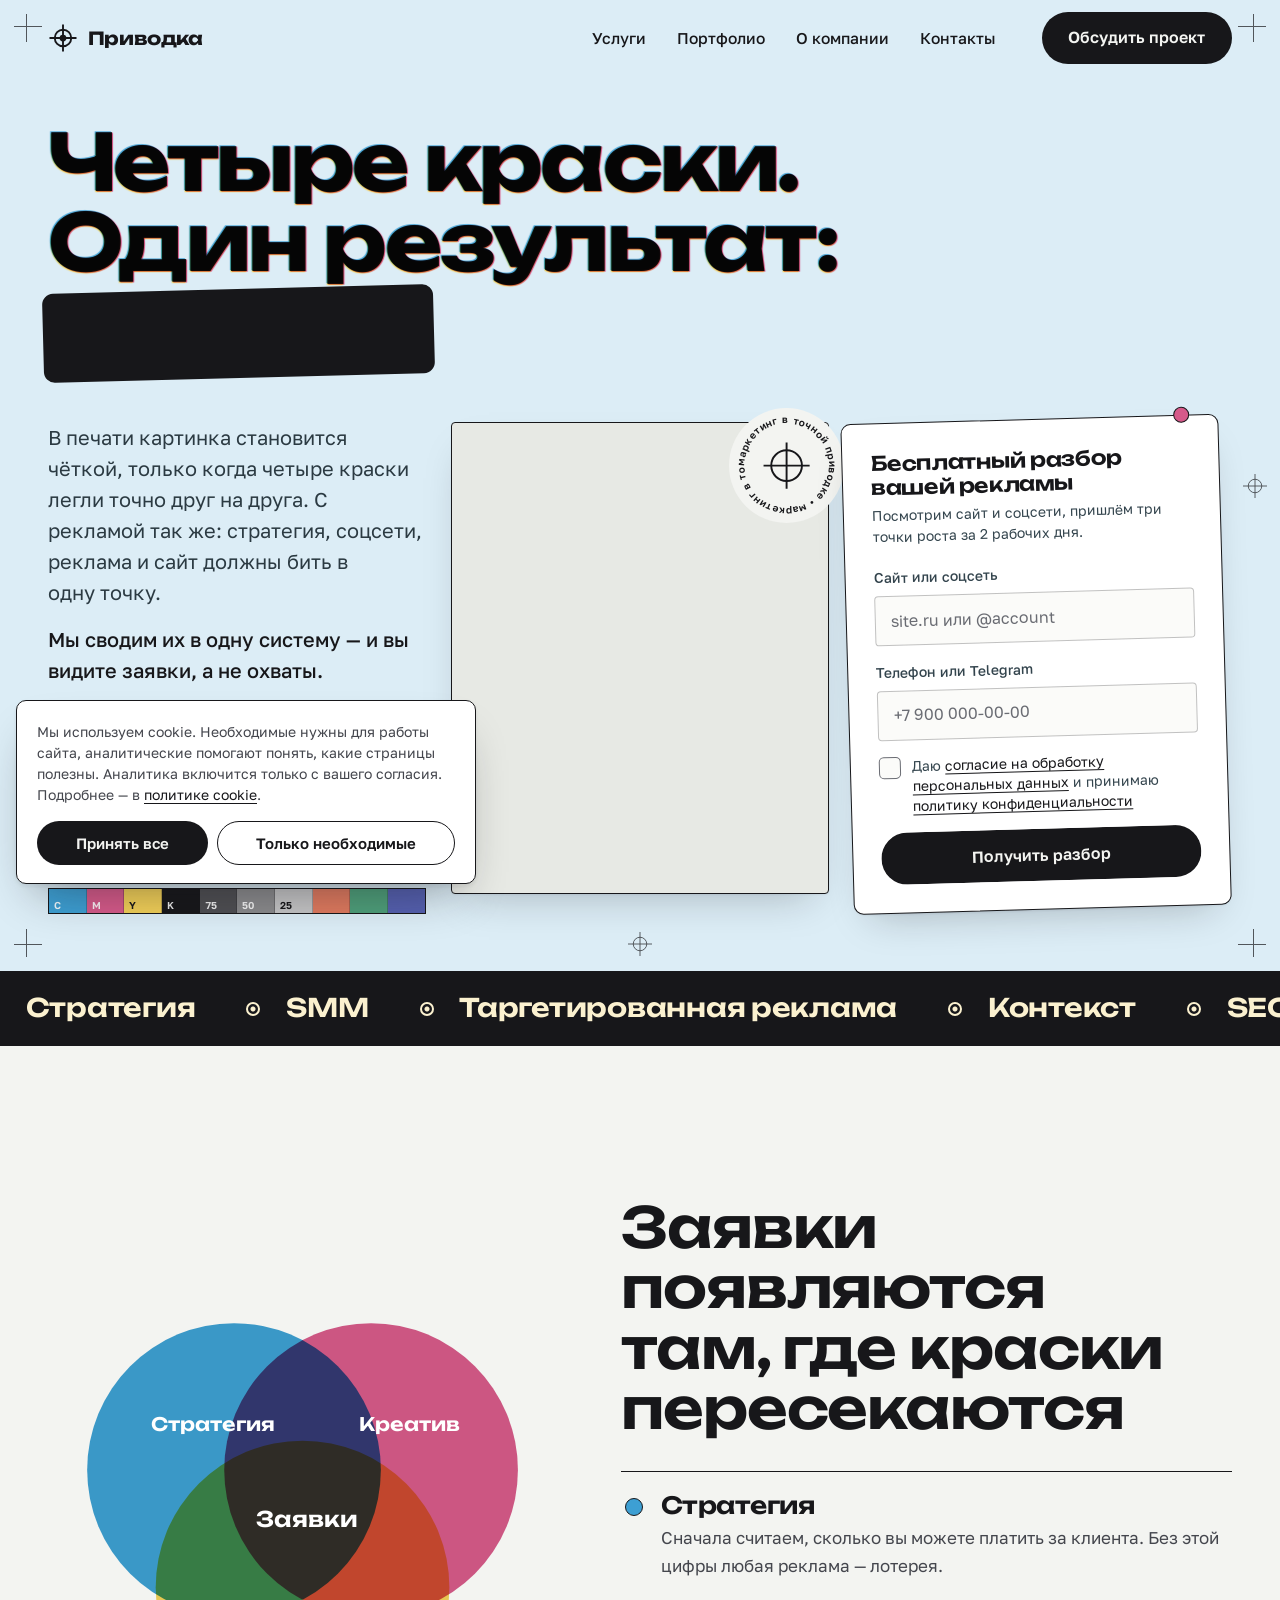
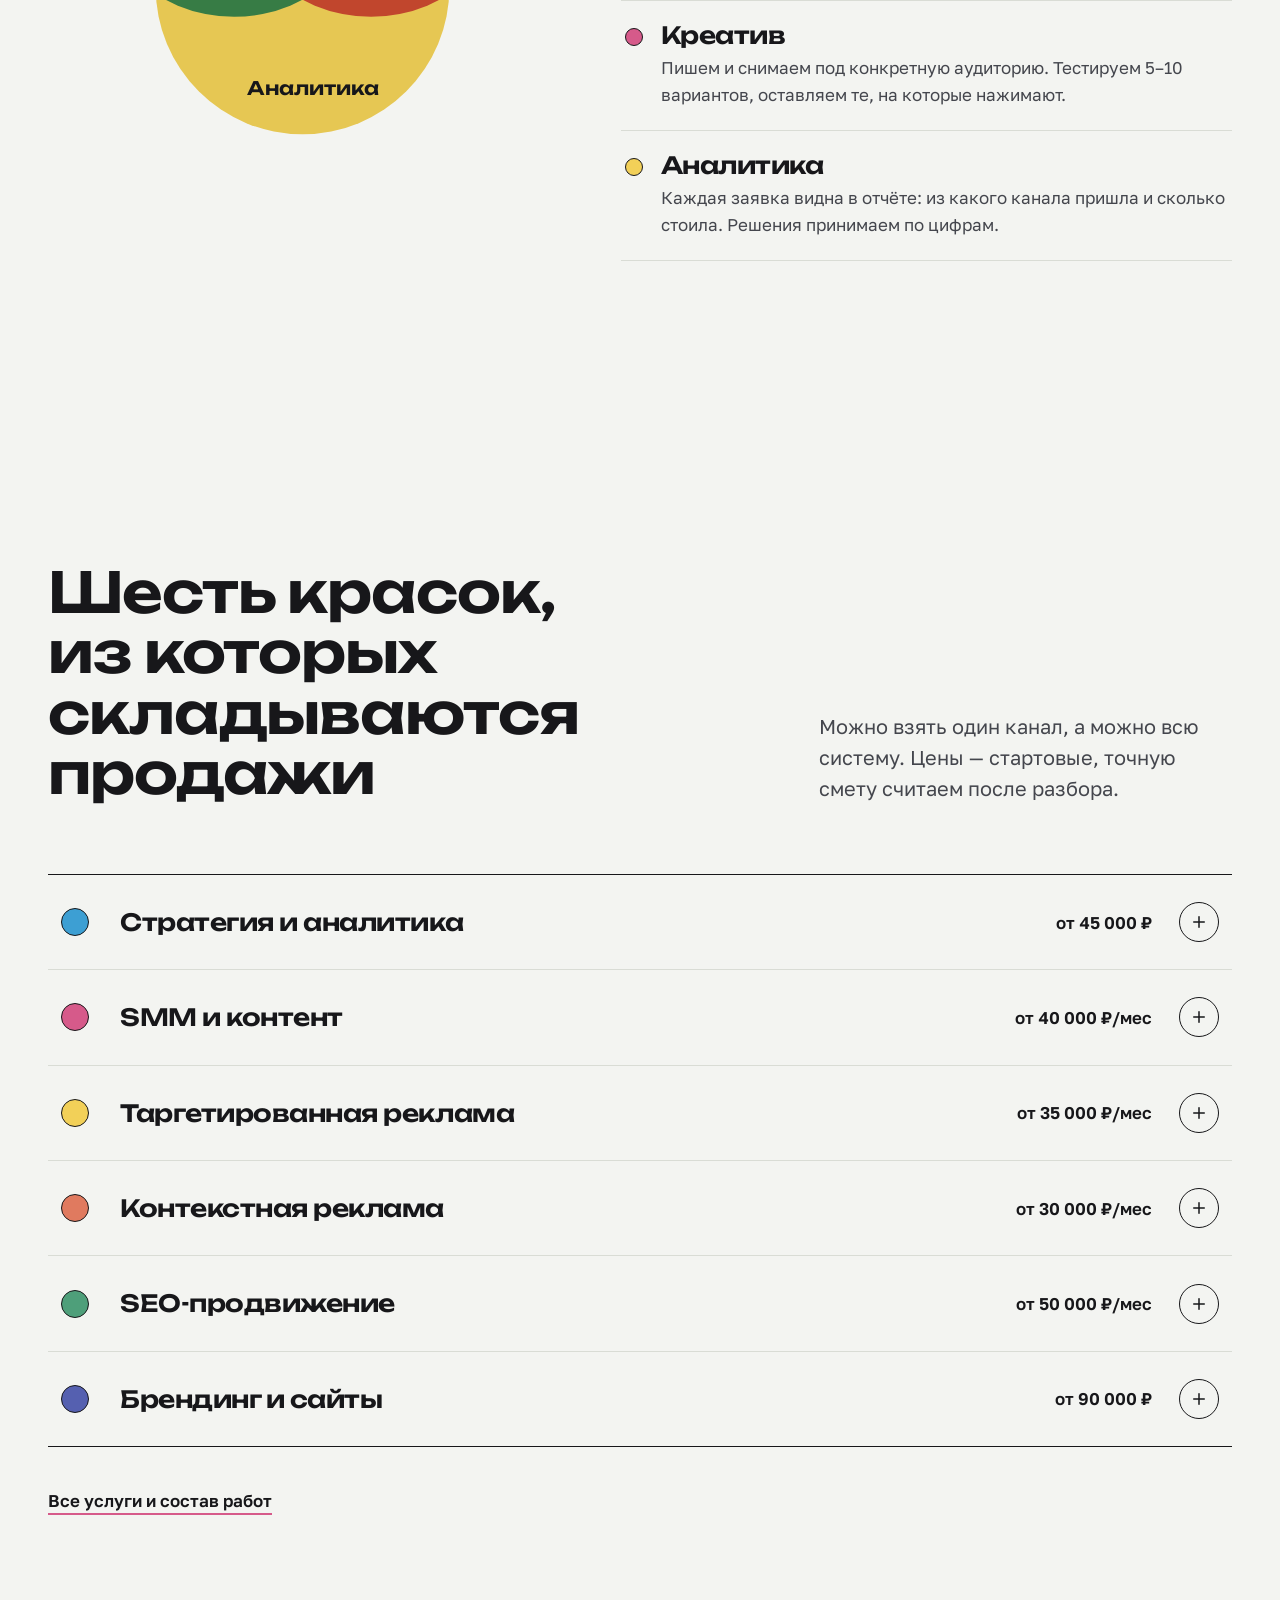
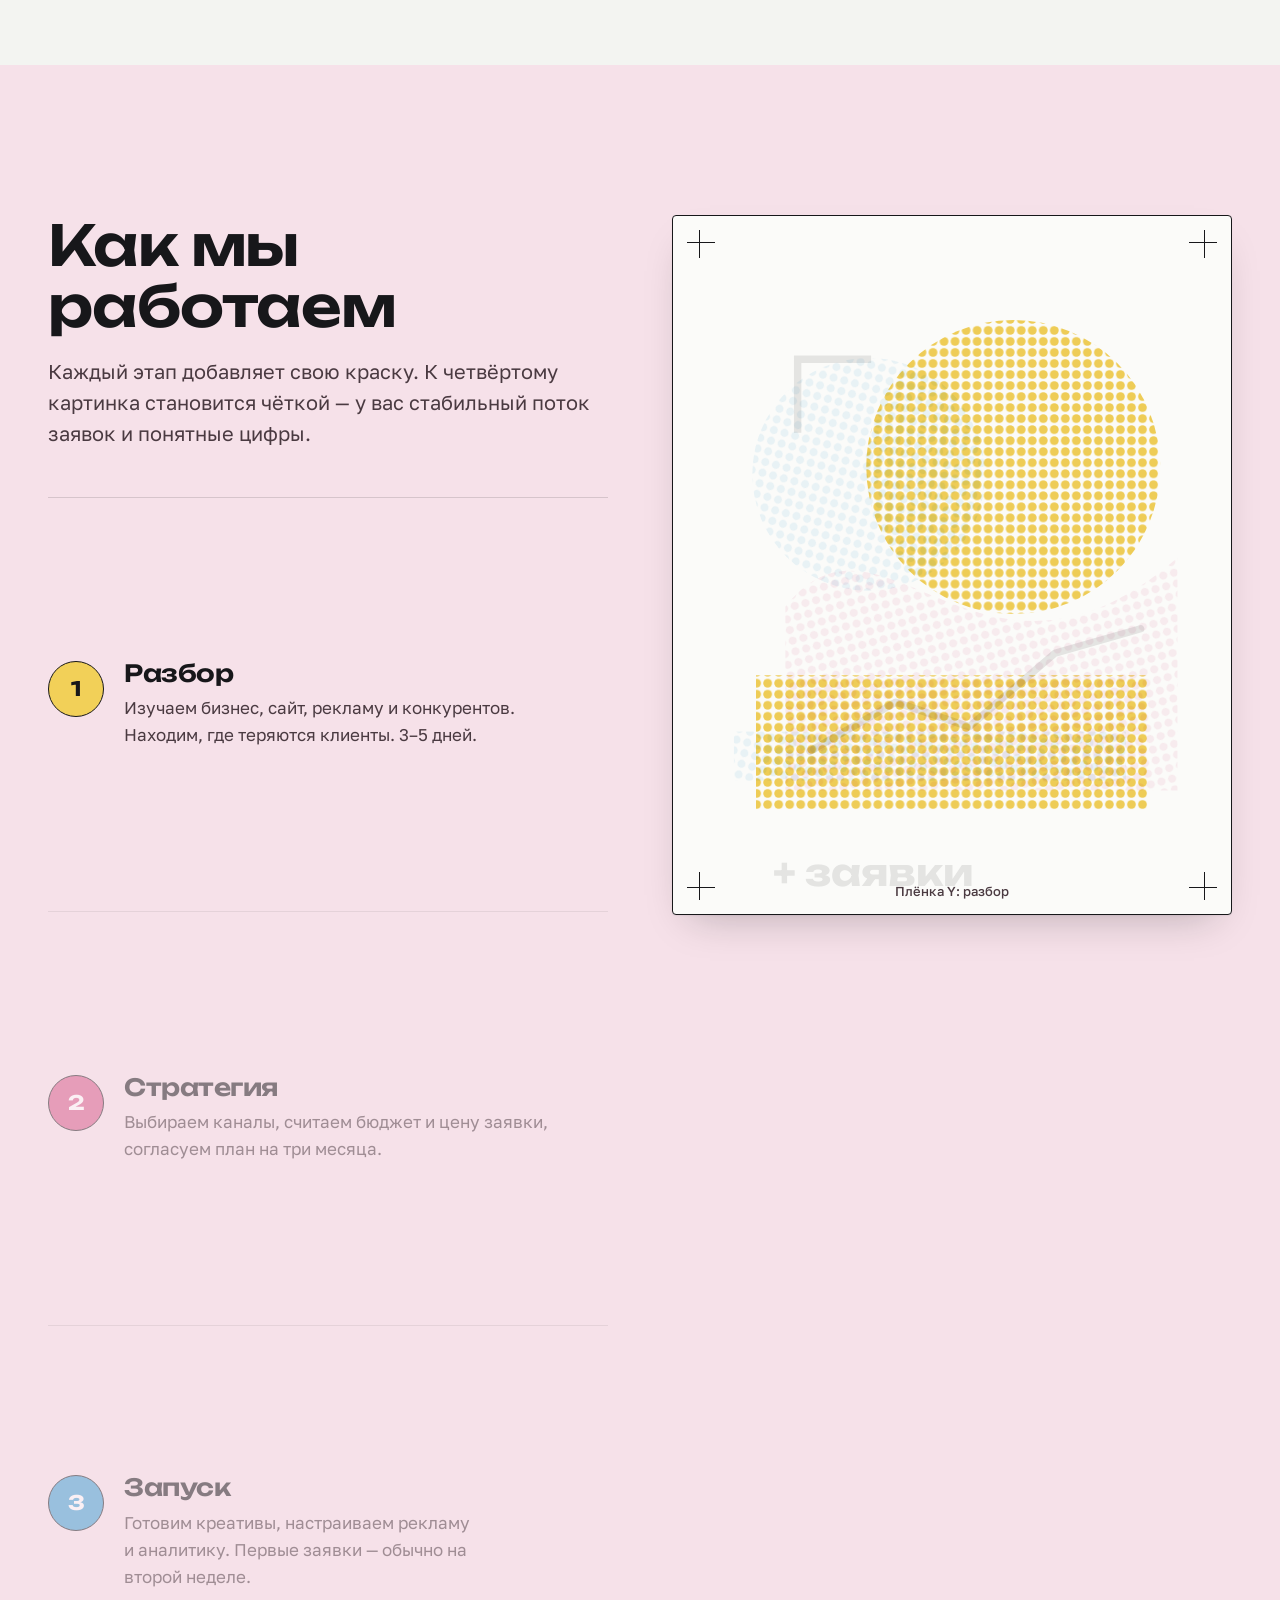
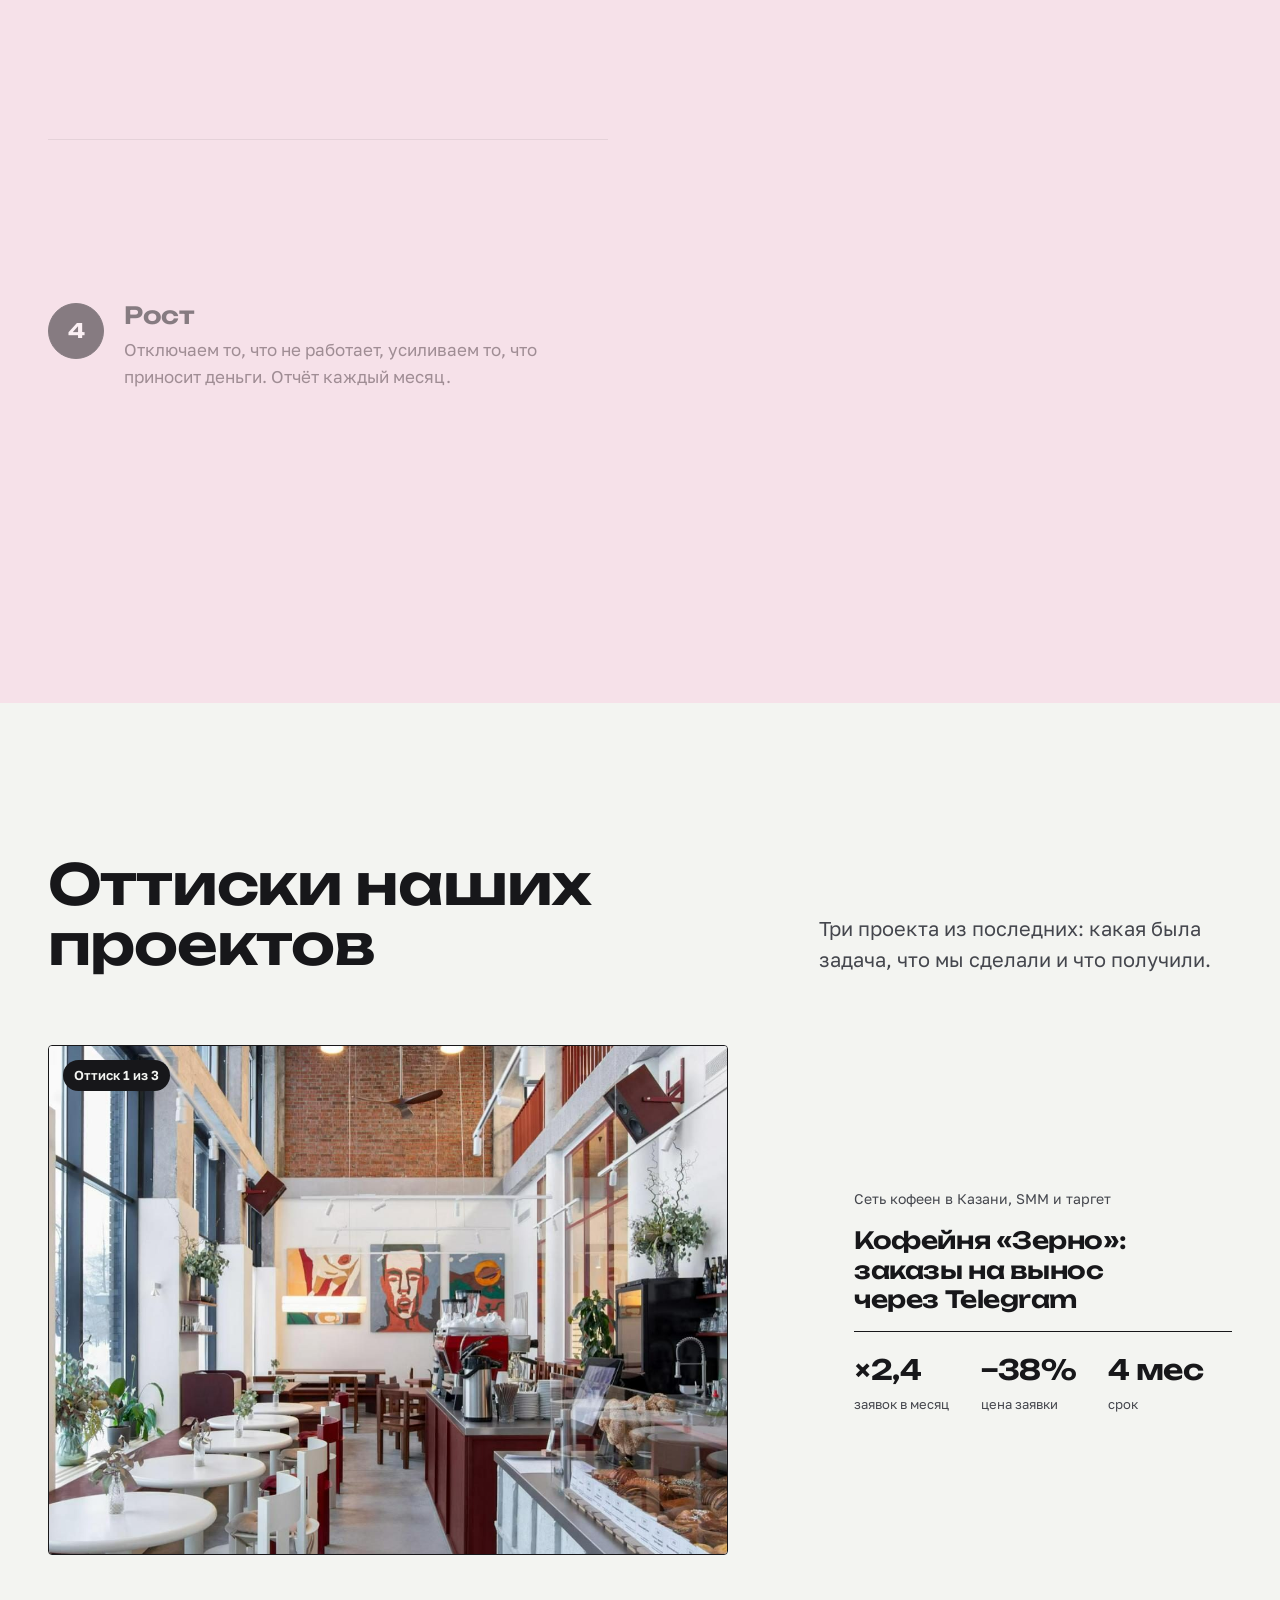
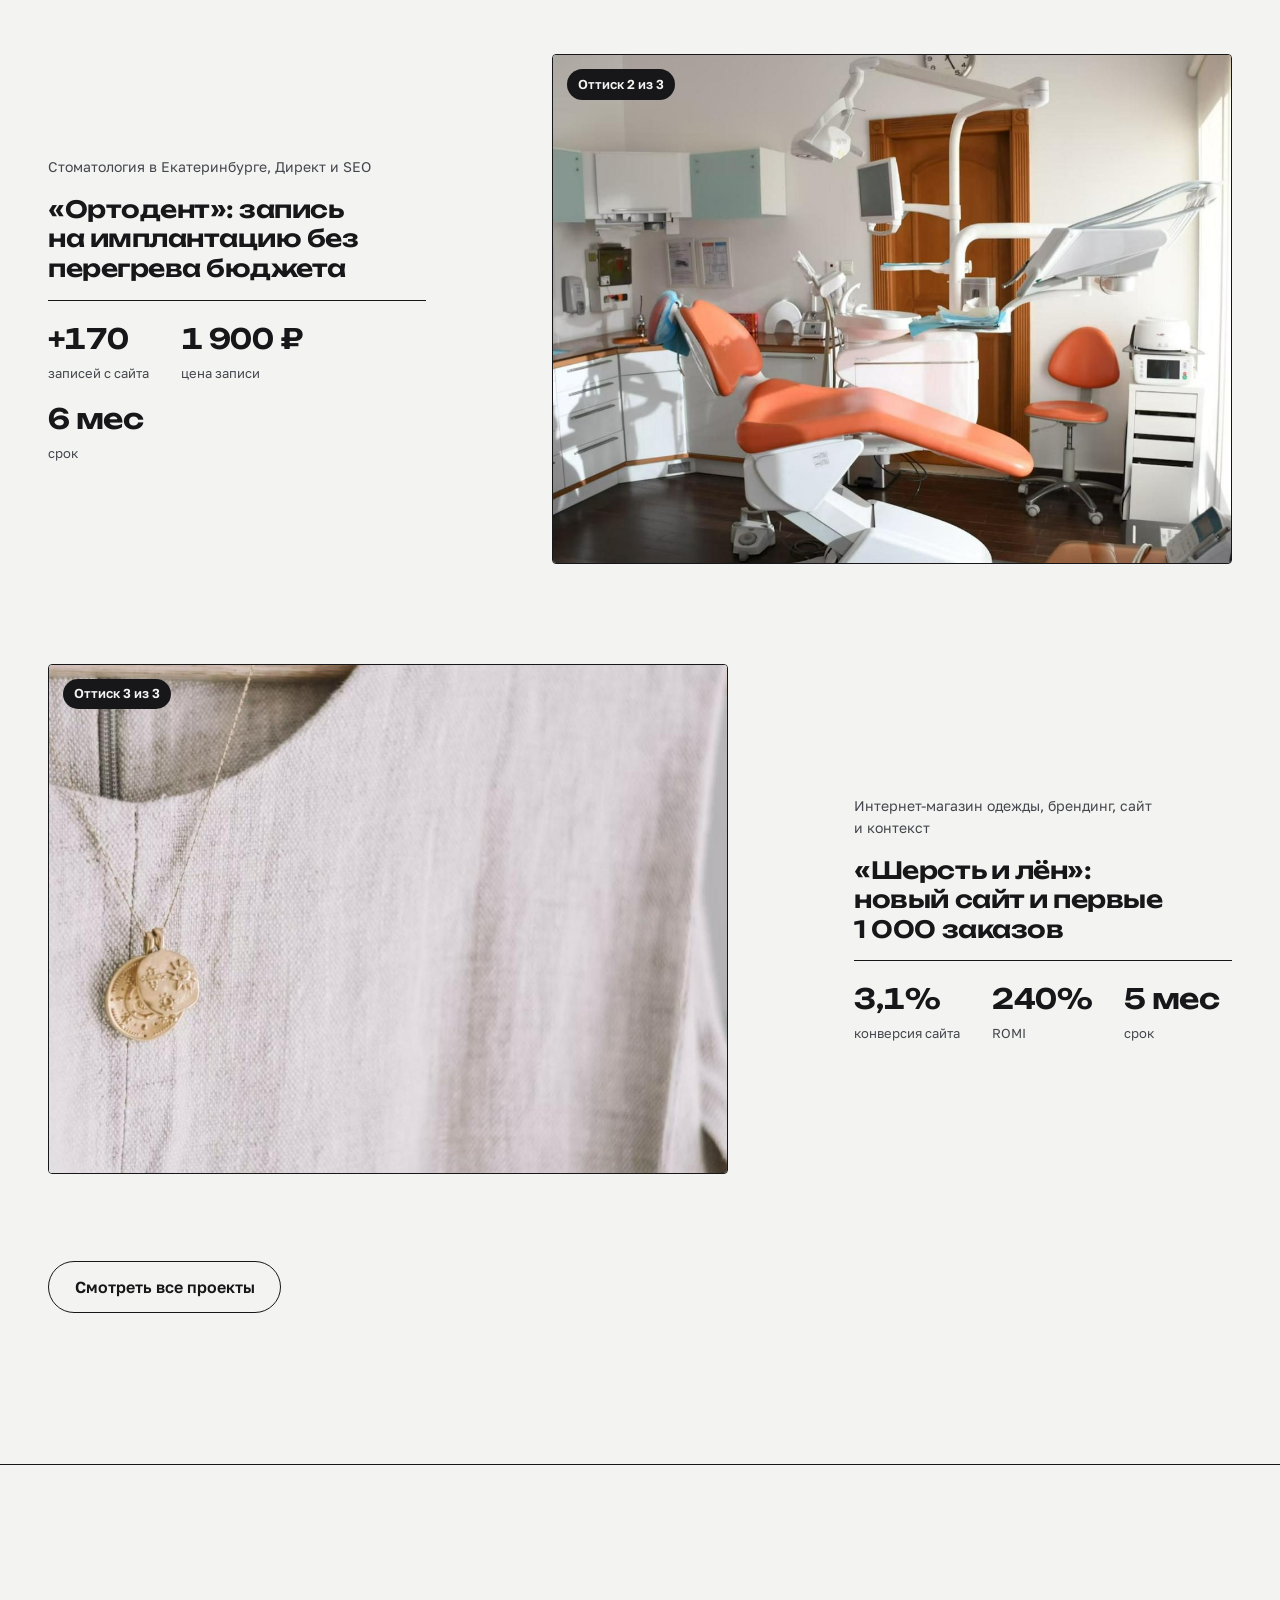
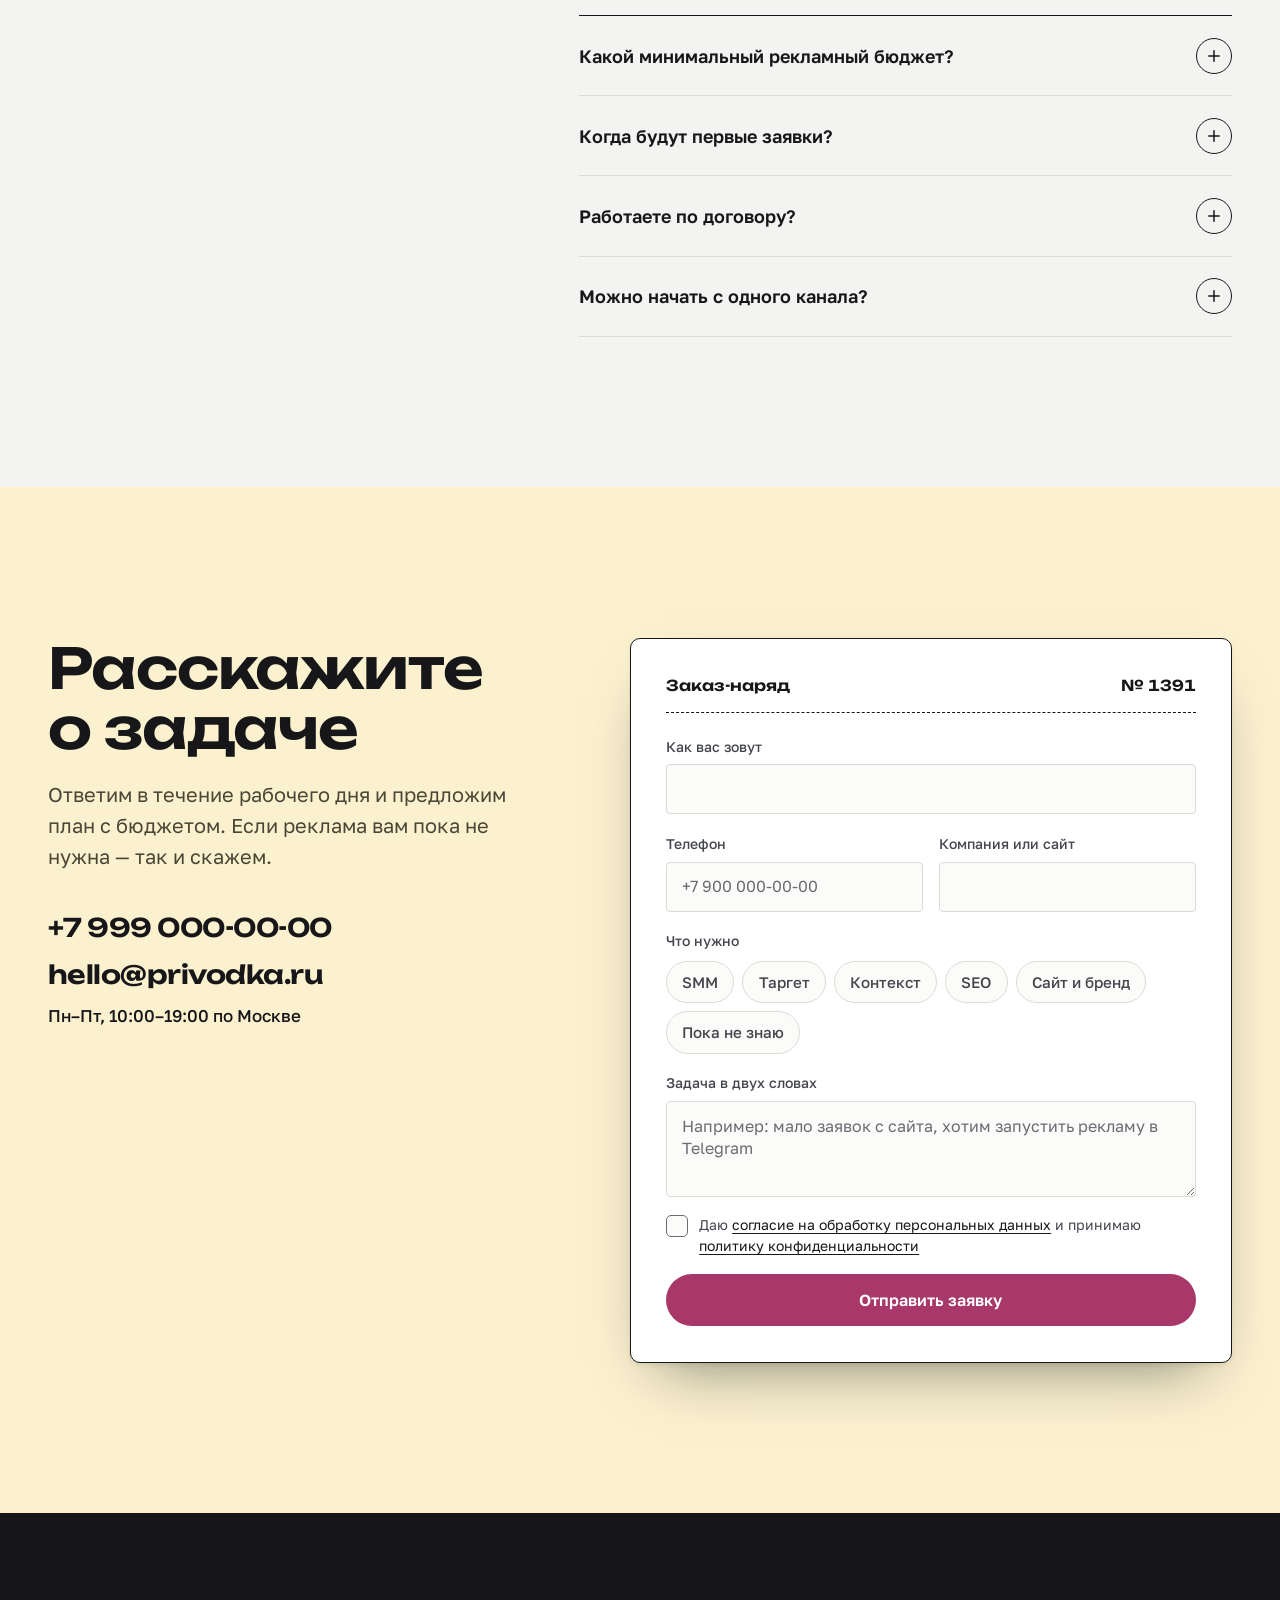
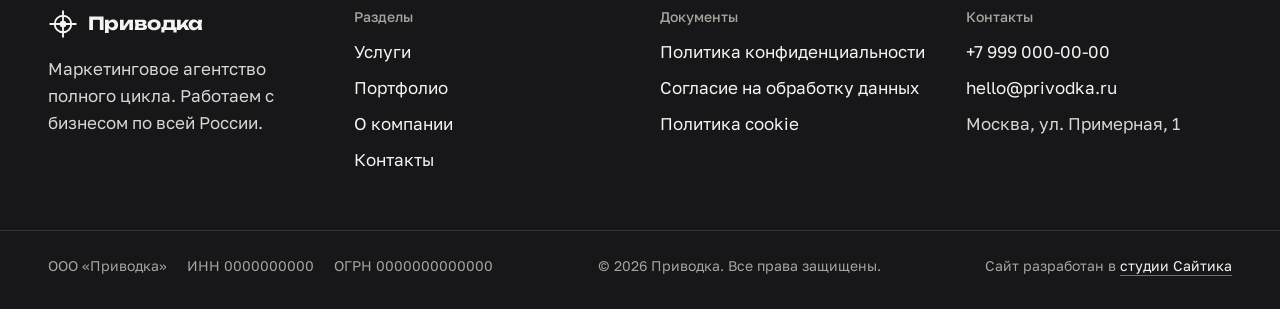
<file: index.html>
<!DOCTYPE html>
<html lang="ru" data-intro>
<head>
  <meta charset="UTF-8">
  <meta name="viewport" content="width=device-width, initial-scale=1, viewport-fit=cover">
  <title>Приводка — маркетинговое агентство полного цикла</title>
  <meta name="description" content="Стратегия, SMM, таргетированная и контекстная реклама, SEO, брендинг и сайты. Сводим все каналы в одну систему, чтобы заявки шли каждый месяц.">
  <meta name="theme-color" content="#F3F4F1">
  <meta property="og:type" content="website">
  <meta property="og:title" content="Приводка — маркетинговое агентство">
  <meta property="og:description" content="Четыре краски. Один чёткий результат. Стратегия, реклама и сайты в одной системе.">
  <link rel="icon" href="assets/images/favicon.svg" type="image/svg+xml">
  <link rel="preload" href="assets/fonts/Unbounded.woff" as="font" type="font/woff" crossorigin>
  <link rel="stylesheet" href="style.css">
  <script>
    (function (d) {
      d.classList.add('js');
      var reduce = window.matchMedia && window.matchMedia('(prefers-reduced-motion: reduce)').matches;
      try { if ('scrollRestoration' in history) history.scrollRestoration = 'manual'; } catch (e) {}
      try {
        var v = sessionStorage.getItem('pv-veil');
        if (v && !reduce) { v = JSON.parse(v); d.classList.add('veil-in'); d.setAttribute('data-veil-title', v.t); d.style.setProperty('--veil-bg', v.bg); }
        sessionStorage.removeItem('pv-veil');
        if (d.hasAttribute('data-intro') && !v && !reduce && !sessionStorage.getItem('pv-intro')) d.classList.add('intro-on');
      } catch (e) {}
      setTimeout(function () { d.classList.add('is-ready'); }, 4000); /* safety net */
    })(document.documentElement);
  </script>
</head>
<body class="page-home">

<span id="page-top" class="page-top" aria-hidden="true"></span>
<a class="skip-link" href="#main">Перейти к содержанию</a>

<div class="intro" data-intro-screen aria-hidden="true">
  <svg class="intro-mark" viewBox="0 0 132 132">
    <circle class="dot dot-c" cx="54" cy="58" r="30" fill="#3D9FD3" opacity=".85"/>
    <circle class="dot dot-m" cx="78" cy="58" r="30" fill="#D65A8A" opacity=".85"/>
    <circle class="dot dot-y" cx="66" cy="78" r="30" fill="#F2D058" opacity=".9"/>
    <circle class="ring" cx="66" cy="66" r="40" pathLength="1"/>
    <path class="cross" d="M66 6v120M6 66h120" pathLength="1"/>
    <circle class="core" cx="66" cy="66" r="9" fill="#17171A"/>
  </svg>
  <div class="intro-word"><span style="--i:0">П</span><span style="--i:1">р</span><span style="--i:2">и</span><span style="--i:3">в</span><span style="--i:4">о</span><span style="--i:5">д</span><span style="--i:6">к</span><span style="--i:7">а</span></div>
  <p class="intro-sub">маркетинговое агентство</p>
</div>


<!-- Halftone patterns: real screen angles C 15, M 75, Y 0, K 45 -->
<svg class="defs" aria-hidden="true" focusable="false" width="0" height="0">
  <defs>
    <pattern id="dot-c" width="9" height="9" patternUnits="userSpaceOnUse" patternTransform="rotate(15)"><circle cx="4.5" cy="4.5" r="3.3" fill="#3D9FD3"/></pattern>
    <pattern id="dot-m" width="9" height="9" patternUnits="userSpaceOnUse" patternTransform="rotate(75)"><circle cx="4.5" cy="4.5" r="3.3" fill="#D65A8A"/></pattern>
    <pattern id="dot-y" width="9" height="9" patternUnits="userSpaceOnUse" patternTransform="rotate(0)"><circle cx="4.5" cy="4.5" r="3.6" fill="#F2D058"/></pattern>
    <pattern id="dot-k" width="7" height="7" patternUnits="userSpaceOnUse" patternTransform="rotate(45)"><circle cx="3.5" cy="3.5" r="1.9" fill="#17171A"/></pattern>
  </defs>
</svg>

<header class="site-header" data-header>
  <div class="container header-inner">
    <a class="logo" href="index.html" aria-label="Приводка — на главную">
      <svg class="logo-mark" viewBox="0 0 40 40" aria-hidden="true"><circle cx="20" cy="20" r="11" fill="none" stroke="currentColor" stroke-width="2.5"/><circle cx="20" cy="20" r="4.5" fill="currentColor"/><path d="M20 2v36M2 20h36" stroke="currentColor" stroke-width="2.5"/></svg>
      <span class="logo-word">Приводка</span>
    </a>

    <nav class="main-nav" aria-label="Основное меню">
      <ul>
        <li><a href="services.html">Услуги</a></li>
        <li><a href="portfolio.html">Портфолио</a></li>
        <li><a href="about.html">О компании</a></li>
        <li><a href="about.html#contacts">Контакты</a></li>
      </ul>
    </nav>

    <a class="btn btn-ink header-cta" href="#brief">Обсудить проект</a>

    <button class="burger" type="button" aria-expanded="false" aria-controls="mobile-menu" data-burger>
      <span class="burger-lines" aria-hidden="true"><span></span><span></span></span>
      <span class="visually-hidden" data-burger-label>Открыть меню</span>
    </button>
  </div>
</header>

<div class="mobile-menu" id="mobile-menu" data-menu aria-hidden="true" role="dialog" aria-modal="true" aria-label="Меню">
  <div class="mobile-menu-sheet">
    <nav aria-label="Мобильное меню">
      <ul class="mobile-menu-list">
        <li><a href="index.html" aria-current="page"><span class="ink-dot ink-c" aria-hidden="true"></span>Главная</a></li>
        <li><a href="services.html"><span class="ink-dot ink-m" aria-hidden="true"></span>Услуги</a></li>
        <li><a href="portfolio.html"><span class="ink-dot ink-y" aria-hidden="true"></span>Портфолио</a></li>
        <li><a href="about.html"><span class="ink-dot ink-g" aria-hidden="true"></span>О компании</a></li>
        <li><a href="about.html#contacts"><span class="ink-dot ink-b" aria-hidden="true"></span>Контакты</a></li>
      </ul>
    </nav>
    <div class="mobile-menu-foot">
      <a class="btn btn-ink btn-wide" href="#brief" data-menu-close>Обсудить проект</a>
      <p class="mobile-menu-contacts">
        <a href="tel:+79990000000">+7 999 000-00-00</a>
        <a href="mailto:hello@privodka.ru">hello@privodka.ru</a>
      </p>
    </div>
  </div>
</div>

<main id="main">

  <!-- ============ HERO: the proof sheet ============ -->
  <section class="hero" aria-labelledby="hero-title">
    <div class="proof-marks" aria-hidden="true">
      <span class="crop crop-tl"></span><span class="crop crop-tr"></span>
      <span class="crop crop-bl"></span><span class="crop crop-br"></span>
      <svg class="reg-target reg-top" viewBox="0 0 40 40"><circle cx="20" cy="20" r="9" fill="none" stroke="currentColor" stroke-width="1.2"/><path d="M20 4v32M4 20h32" stroke="currentColor" stroke-width="1.2"/></svg>
      <svg class="reg-target reg-side" viewBox="0 0 40 40"><circle cx="20" cy="20" r="9" fill="none" stroke="currentColor" stroke-width="1.2"/><path d="M20 4v32M4 20h32" stroke="currentColor" stroke-width="1.2"/></svg>
    </div>

    <div class="container hero-grid">
      <h1 class="hero-title" id="hero-title">
        <span class="register" data-register data-enter style="--d:0">
          <span class="register-plate plate-y" aria-hidden="true">Четыре краски. Один результат:</span>
          <span class="register-plate plate-m" aria-hidden="true">Четыре краски. Один результат:</span>
          <span class="register-plate plate-c" aria-hidden="true">Четыре краски. Один результат:</span>
          <span class="register-key">Четыре краски. Один результат:</span>
        </span>
        <span class="rotator" data-rotator data-enter style="--d:2">
          <span class="visually-hidden">заявки, продажи, клиенты, звонки и прибыль</span>
          <span class="rotator-box" aria-hidden="true"><span class="rotator-word" data-words="заявки|продажи|клиенты|звонки|прибыль">заявки</span></span>
        </span>
      </h1>

      <div class="hero-lead" data-enter style="--d:3">
        <p>В печати картинка становится чёткой, только когда четыре краски легли точно друг на друга. С рекламой так же: стратегия, соцсети, реклама и сайт должны бить в одну точку.</p>
        <p>Мы сводим их в одну систему — и вы видите заявки, а не охваты.</p>
      </div>

      <div class="hero-visual" data-enter style="--d:4">
        <img class="photo ph-hero" src="assets/images/hero.jpg" alt="Команда агентства разбирает рекламную кампанию" width="880" height="1100" fetchpriority="high" decoding="async">
        <span class="hero-stamp" aria-hidden="true"><svg viewBox="0 0 120 120"><defs><path id="stamp-circle" d="M60 60 m-44 0 a44 44 0 1 1 88 0 a44 44 0 1 1 -88 0"/></defs><text><textPath href="#stamp-circle">маркетинг в точной приводке • маркетинг в точной приводке • </textPath></text><circle cx="60" cy="60" r="16" fill="none" stroke="currentColor" stroke-width="2"/><path d="M60 36v48M36 60h48" stroke="currentColor" stroke-width="2"/></svg></span>
      </div>

      <form class="slip hero-form" data-enter style="--d:5" data-form novalidate aria-labelledby="slip-title">
        <div class="slip-head">
          <h2 class="slip-title" id="slip-title">Бесплатный разбор вашей рекламы</h2>
          <p class="slip-note">Посмотрим сайт и соцсети, пришлём три точки роста за 2 рабочих дня.</p>
        </div>
        <div class="field">
          <label for="hero-link">Сайт или соцсеть</label>
          <input id="hero-link" name="link" type="text" inputmode="url" autocomplete="url" placeholder="site.ru или @account" required>
          <p class="field-error" id="hero-link-err" hidden>Укажите адрес сайта или аккаунта.</p>
        </div>
        <div class="field">
          <label for="hero-phone">Телефон или Telegram</label>
          <input id="hero-phone" name="contact" type="text" autocomplete="tel" placeholder="+7 900 000-00-00" required>
          <p class="field-error" id="hero-phone-err" hidden>Оставьте телефон или ник, чтобы мы могли прислать разбор.</p>
        </div>
        <label class="check">
          <input type="checkbox" name="consent" required>
          <span class="check-box" aria-hidden="true"></span>
          <span class="check-text">Даю <a href="consent.html">согласие на обработку персональных данных</a> и принимаю <a href="privacy.html">политику конфиденциальности</a></span>
        </label>
        <p class="field-error consent-error" hidden>Без согласия мы не можем принять заявку.</p>
        <button class="btn btn-ink btn-wide" type="submit">Получить разбор</button>
        <div class="form-success" hidden role="status">
          <svg viewBox="0 0 40 40" aria-hidden="true"><circle cx="20" cy="20" r="11" fill="none" stroke="currentColor" stroke-width="2"/><circle cx="20" cy="20" r="4.5" fill="currentColor"/><path d="M20 2v36M2 20h36" stroke="currentColor" stroke-width="2"/></svg>
          <p><strong>Заявка принята.</strong> Разбор придёт в течение двух рабочих дней.</p>
        </div>
      </form>

      <div class="color-bar" aria-hidden="true" data-enter style="--d:6">
        <span class="cb cb-c"><i>C</i></span><span class="cb cb-m"><i>M</i></span><span class="cb cb-y"><i>Y</i></span><span class="cb cb-k"><i>K</i></span>
        <span class="cb cb-k75"><i>75</i></span><span class="cb cb-k50"><i>50</i></span><span class="cb cb-k25"><i>25</i></span>
        <span class="cb cb-r"></span><span class="cb cb-g"></span><span class="cb cb-b"></span>
      </div>
    </div>
  </section>

  <!-- ============ Ink roller ticker ============ -->
  <div class="roller" aria-hidden="true">
    <div class="roller-track">
      <span>Стратегия</span><span>SMM</span><span>Таргетированная реклама</span><span>Контекст</span><span>SEO</span><span>Брендинг</span><span>Сайты</span><span>Аналитика</span>
      <span>Стратегия</span><span>SMM</span><span>Таргетированная реклама</span><span>Контекст</span><span>SEO</span><span>Брендинг</span><span>Сайты</span><span>Аналитика</span>
    </div>
  </div>

  <!-- ============ WHY: overprint ============ -->
  <section class="section why" id="why" aria-labelledby="why-title" data-why>
    <div class="container why-grid">
      <div class="why-art" aria-hidden="true">
        <svg viewBox="0 0 520 500" class="venn">
          <g class="venn-c" data-venn="0"><circle cx="190" cy="190" r="150" fill="#3D9FD3"/></g>
          <g class="venn-m" data-venn="1"><circle cx="330" cy="190" r="150" fill="#D65A8A"/></g>
          <g class="venn-y" data-venn="2"><circle cx="260" cy="310" r="150" fill="#F2D058"/></g>
          <g class="venn-labels" font-family="Unbounded, sans-serif" font-weight="600" font-size="19">
            <text x="105" y="150" fill="#fff">Стратегия</text>
            <text x="318" y="150" fill="#fff">Креатив</text>
            <text x="203" y="420" fill="#17171A">Аналитика</text>
            <text x="212" y="248" fill="#fff" font-size="22">Заявки</text>
          </g>
        </svg>
      </div>
      <div class="why-copy">
        <h2 class="section-title" id="why-title" data-reveal>Заявки появляются там, где краски пересекаются</h2>
        <ul class="why-list">
          <li data-why-item="0" style="--ink: var(--c)">
            <h3>Стратегия</h3>
            <p>Сначала считаем, сколько вы можете платить за клиента. Без этой цифры любая реклама — лотерея.</p>
          </li>
          <li data-why-item="1" style="--ink: var(--m)">
            <h3>Креатив</h3>
            <p>Пишем и снимаем под конкретную аудиторию. Тестируем 5–10 вариантов, оставляем те, на которые нажимают.</p>
          </li>
          <li data-why-item="2" style="--ink: var(--y)">
            <h3>Аналитика</h3>
            <p>Каждая заявка видна в отчёте: из какого канала пришла и сколько стоила. Решения принимаем по цифрам.</p>
          </li>
        </ul>
      </div>
    </div>
  </section>

  <!-- ============ SERVICES: colour separations ============ -->
  <section class="section services" id="services" aria-labelledby="services-title">
    <div class="container">
      <div class="section-head">
        <h2 class="section-title" id="services-title" data-reveal>Шесть красок, из которых складываются продажи</h2>
        <p class="section-lead">Можно взять один канал, а можно всю систему. Цены — стартовые, точную смету считаем после разбора.</p>
      </div>

      <ul class="plates" data-accordion>
        <li class="plate" style="--ink: var(--c)">
          <button class="plate-head" type="button" aria-expanded="false" aria-controls="plate-1">
            <span class="plate-swatch" aria-hidden="true"></span>
            <span class="plate-name">Стратегия и аналитика</span>
            <span class="plate-price">от 45 000 ₽</span>
            <span class="plate-toggle" aria-hidden="true"><svg viewBox="0 0 24 24"><path d="M12 5v14M5 12h14"/></svg></span>
          </button>
          <div class="plate-body" id="plate-1" role="region" hidden>
            <div class="plate-body-inner">
              <img class="photo plate-pic" src="assets/images/svc-strategy.jpg" alt="Команда планирует стратегию на стикерах" width="973" height="730" loading="lazy" decoding="async">
              <p>Разбираем рынок, конкурентов и путь клиента. Считаем, сколько стоит заявка в каждом канале, и решаем, куда вкладывать бюджет в первую очередь.</p>
              <ul class="ticks"><li>Анализ конкурентов и аудитории</li><li>Медиаплан на 3 месяца</li><li>Сквозная аналитика и дашборд</li></ul>
            </div>
          </div>
        </li>
        <li class="plate" style="--ink: var(--m)">
          <button class="plate-head" type="button" aria-expanded="false" aria-controls="plate-2">
            <span class="plate-swatch" aria-hidden="true"></span>
            <span class="plate-name">SMM и контент</span>
            <span class="plate-price">от 40 000 ₽/мес</span>
            <span class="plate-toggle" aria-hidden="true"><svg viewBox="0 0 24 24"><path d="M12 5v14M5 12h14"/></svg></span>
          </button>
          <div class="plate-body" id="plate-2" role="region" hidden>
            <div class="plate-body-inner">
              <img class="photo plate-pic" src="assets/images/svc-smm.jpg" alt="Люди листают ленту в телефонах" width="973" height="730" loading="lazy" decoding="async">
              <p>Ведём ВКонтакте, Telegram и другие площадки. Пишем, снимаем и монтируем сами, отвечаем подписчикам и отчитываемся каждый месяц.</p>
              <ul class="ticks"><li>Контент-план и визуальный стиль</li><li>12–20 публикаций в месяц</li><li>Reels, клипы и сторис</li></ul>
            </div>
          </div>
        </li>
        <li class="plate" style="--ink: var(--y)">
          <button class="plate-head" type="button" aria-expanded="false" aria-controls="plate-3">
            <span class="plate-swatch" aria-hidden="true"></span>
            <span class="plate-name">Таргетированная реклама</span>
            <span class="plate-price">от 35 000 ₽/мес</span>
            <span class="plate-toggle" aria-hidden="true"><svg viewBox="0 0 24 24"><path d="M12 5v14M5 12h14"/></svg></span>
          </button>
          <div class="plate-body" id="plate-3" role="region" hidden>
            <div class="plate-body-inner">
              <img class="photo plate-pic" src="assets/images/svc-target.jpg" alt="Девушка смотрит рекламу в телефоне" width="973" height="730" loading="lazy" decoding="async">
              <p>Запускаем рекламу во ВКонтакте, Telegram Ads и VK Рекламе. Тестируем креативы малыми бюджетами и масштабируем только то, что приносит заявки.</p>
              <ul class="ticks"><li>Сегменты аудитории и креативы</li><li>A/B-тесты каждую неделю</li><li>Отчёт по стоимости заявки</li></ul>
            </div>
          </div>
        </li>
        <li class="plate" style="--ink: var(--r)">
          <button class="plate-head" type="button" aria-expanded="false" aria-controls="plate-4">
            <span class="plate-swatch" aria-hidden="true"></span>
            <span class="plate-name">Контекстная реклама</span>
            <span class="plate-price">от 30 000 ₽/мес</span>
            <span class="plate-toggle" aria-hidden="true"><svg viewBox="0 0 24 24"><path d="M12 5v14M5 12h14"/></svg></span>
          </button>
          <div class="plate-body" id="plate-4" role="region" hidden>
            <div class="plate-body-inner">
              <img class="photo plate-pic" src="assets/images/svc-context.jpg" alt="Ноутбук с отчётом по рекламным кампаниям" width="973" height="730" loading="lazy" decoding="async">
              <p>Настраиваем Яндекс Директ под горячий спрос: поиск, РСЯ, ретаргетинг. Минусуем лишние запросы, чтобы бюджет не уходил на случайные клики.</p>
              <ul class="ticks"><li>Семантика и структура кампаний</li><li>Настройка целей в Метрике</li><li>Еженедельная оптимизация ставок</li></ul>
            </div>
          </div>
        </li>
        <li class="plate" style="--ink: var(--g)">
          <button class="plate-head" type="button" aria-expanded="false" aria-controls="plate-5">
            <span class="plate-swatch" aria-hidden="true"></span>
            <span class="plate-name">SEO-продвижение</span>
            <span class="plate-price">от 50 000 ₽/мес</span>
            <span class="plate-toggle" aria-hidden="true"><svg viewBox="0 0 24 24"><path d="M12 5v14M5 12h14"/></svg></span>
          </button>
          <div class="plate-body" id="plate-5" role="region" hidden>
            <div class="plate-body-inner">
              <img class="photo plate-pic" src="assets/images/svc-seo.jpg" alt="Ноутбук с графиками роста трафика" width="973" height="730" loading="lazy" decoding="async">
              <p>Выводим сайт в топ Яндекса и Google по запросам, которые приводят покупателей, а не просто трафик. Работаем с текстами, технической частью и ссылками.</p>
              <ul class="ticks"><li>Технический аудит сайта</li><li>Кластеризация запросов</li><li>Ежемесячный отчёт по позициям</li></ul>
            </div>
          </div>
        </li>
        <li class="plate" style="--ink: var(--b)">
          <button class="plate-head" type="button" aria-expanded="false" aria-controls="plate-6">
            <span class="plate-swatch" aria-hidden="true"></span>
            <span class="plate-name">Брендинг и сайты</span>
            <span class="plate-price">от 90 000 ₽</span>
            <span class="plate-toggle" aria-hidden="true"><svg viewBox="0 0 24 24"><path d="M12 5v14M5 12h14"/></svg></span>
          </button>
          <div class="plate-body" id="plate-6" role="region" hidden>
            <div class="plate-body-inner">
              <img class="photo plate-pic" src="assets/images/svc-brand.jpg" alt="Фирменный стиль: упаковка и полиграфия" width="973" height="730" loading="lazy" decoding="async">
              <p>Логотип, фирменный стиль и сайт, на который не стыдно вести рекламу. Делаем быстро загружающиеся лендинги и сайты с формами, которые сразу попадают в CRM.</p>
              <ul class="ticks"><li>Логотип и гайдлайн</li><li>Лендинг или многостраничный сайт</li><li>Подключение CRM и аналитики</li></ul>
            </div>
          </div>
        </li>
      </ul>

      <a class="link-ink" href="services.html">Все услуги и состав работ</a>
    </div>
  </section>

  <!-- ============ PROCESS: plates build the proof ============ -->
  <section class="section process" id="process" aria-labelledby="process-title" data-process>
    <div class="container process-grid">
      <div class="process-copy">
        <h2 class="section-title" id="process-title" data-reveal>Как мы работаем</h2>
        <p class="section-lead">Каждый этап добавляет свою краску. К четвёртому картинка становится чёткой — у вас стабильный поток заявок и понятные цифры.</p>
      </div>

      <div class="process-stage" aria-hidden="true">
        <div class="proof-sheet">
          <span class="crop crop-tl"></span><span class="crop crop-tr"></span><span class="crop crop-bl"></span><span class="crop crop-br"></span>
          <svg class="proof-art" viewBox="0 0 400 500" data-proof>
            <g class="sep sep-y" data-sep="0"><circle cx="250" cy="170" r="120" fill="url(#dot-y)"/><rect x="40" y="340" width="320" height="110" fill="url(#dot-y)"/></g>
            <g class="sep sep-m" data-sep="1"><path d="M40 300 C 120 200, 200 400, 360 260 L 360 450 L 40 450 Z" fill="url(#dot-m)"/></g>
            <g class="sep sep-c" data-sep="2"><circle cx="150" cy="200" r="95" fill="url(#dot-c)"/><rect x="40" y="410" width="320" height="40" fill="url(#dot-c)"/></g>
            <g class="sep sep-k" data-sep="3">
              <path d="M60 120 L 60 60 L 120 60" fill="none" stroke="#17171A" stroke-width="6"/>
              <text x="40" y="490" font-family="Unbounded, sans-serif" font-weight="700" font-size="30" fill="#17171A">+ заявки</text>
              <path d="M70 380 L 140 340 L 200 360 L 270 300 L 340 280" fill="none" stroke="#17171A" stroke-width="6" stroke-linecap="round" stroke-linejoin="round"/>
            </g>
          </svg>
          <div class="proof-caption"><span data-proof-label>Плёнка Y: разбор</span></div>
        </div>
      </div>
      <ol class="steps">
          <li class="step is-active" data-step="0">
            <span class="step-num" style="--ink: var(--y)">1</span>
            <div><h3>Разбор</h3><p>Изучаем бизнес, сайт, рекламу и конкурентов. Находим, где теряются клиенты. 3–5 дней.</p></div>
          </li>
          <li class="step" data-step="1">
            <span class="step-num" style="--ink: var(--m)">2</span>
            <div><h3>Стратегия</h3><p>Выбираем каналы, считаем бюджет и цену заявки, согласуем план на три месяца.</p></div>
          </li>
          <li class="step" data-step="2">
            <span class="step-num" style="--ink: var(--c)">3</span>
            <div><h3>Запуск</h3><p>Готовим креативы, настраиваем рекламу и аналитику. Первые заявки — обычно на второй неделе.</p></div>
          </li>
          <li class="step" data-step="3">
            <span class="step-num" style="--ink: var(--k)">4</span>
            <div><h3>Рост</h3><p>Отключаем то, что не работает, усиливаем то, что приносит деньги. Отчёт каждый месяц.</p></div>
          </li>
      </ol>
    </div>
  </section>

  <!-- ============ CASES: proofs ============ -->
  <section class="section cases" id="cases" aria-labelledby="cases-title">
    <div class="container">
      <div class="section-head">
        <h2 class="section-title" id="cases-title" data-reveal>Оттиски наших проектов</h2>
        <p class="section-lead">Три проекта из последних: какая была задача, что мы сделали и что получили.</p>
      </div>

      <article class="case" data-register-scroll>
        <a class="case-cover" href="portfolio.html" aria-label="Кейс: кофейня «Зерно», подробнее">
          <img class="photo" src="assets/images/case-coffee.jpg" alt="Интерьер кофейни «Зерно»" width="1400" height="1050" loading="lazy" decoding="async" data-depth="0.35">
          <span class="case-tag">Оттиск 1 из 3</span>
        </a>
        <div class="case-info">
          <p class="case-niche">Сеть кофеен в Казани, SMM и таргет</p>
          <h3 class="case-title"><a href="portfolio.html">Кофейня «Зерно»: заказы на вынос через Telegram</a></h3>
          <dl class="case-facts">
            <div><dt>заявок в месяц</dt><dd>×2,4</dd></div>
            <div><dt>цена заявки</dt><dd>−38%</dd></div>
            <div><dt>срок</dt><dd>4 мес</dd></div>
          </dl>
        </div>
      </article>

      <article class="case case-flip" data-register-scroll>
        <a class="case-cover" href="portfolio.html" aria-label="Кейс: клиника «Ортодент», подробнее">
          <img class="photo" src="assets/images/case-dental.jpg" alt="Кабинет клиники «Ортодент»" width="1400" height="1050" loading="lazy" decoding="async" data-depth="0.35">
          <span class="case-tag">Оттиск 2 из 3</span>
        </a>
        <div class="case-info">
          <p class="case-niche">Стоматология в Екатеринбурге, Директ и SEO</p>
          <h3 class="case-title"><a href="portfolio.html">«Ортодент»: запись на имплантацию без перегрева бюджета</a></h3>
          <dl class="case-facts">
            <div><dt>записей с сайта</dt><dd>+170</dd></div>
            <div><dt>цена записи</dt><dd>1&nbsp;900&nbsp;₽</dd></div>
            <div><dt>срок</dt><dd>6 мес</dd></div>
          </dl>
        </div>
      </article>

      <article class="case" data-register-scroll>
        <a class="case-cover" href="portfolio.html" aria-label="Кейс: магазин «Шерсть и лён», подробнее">
          <img class="photo" src="assets/images/case-linen.jpg" alt="Платье из льна «Шерсть и лён»" width="1400" height="1050" loading="lazy" decoding="async" data-depth="0.35">
          <span class="case-tag">Оттиск 3 из 3</span>
        </a>
        <div class="case-info">
          <p class="case-niche">Интернет-магазин одежды, брендинг, сайт и контекст</p>
          <h3 class="case-title"><a href="portfolio.html">«Шерсть и лён»: новый сайт и первые 1 000 заказов</a></h3>
          <dl class="case-facts">
            <div><dt>конверсия сайта</dt><dd>3,1%</dd></div>
            <div><dt>ROMI</dt><dd>240%</dd></div>
            <div><dt>срок</dt><dd>5 мес</dd></div>
          </dl>
        </div>
      </article>

      <a class="btn btn-line" href="portfolio.html">Смотреть все проекты</a>
    </div>
  </section>

  <!-- ============ FAQ ============ -->
  <section class="section faq" id="faq" aria-labelledby="faq-title">
    <div class="container faq-grid">
      <h2 class="section-title" id="faq-title" data-reveal>Что спрашивают до старта</h2>
      <div class="faq-list" data-accordion>
        <div class="faq-item">
          <button class="faq-q" type="button" aria-expanded="false" aria-controls="faq-1">Какой минимальный рекламный бюджет?<span class="plate-toggle" aria-hidden="true"><svg viewBox="0 0 24 24"><path d="M12 5v14M5 12h14"/></svg></span></button>
          <div class="faq-a plate-body" id="faq-1" role="region" hidden><div class="plate-body-inner"><p>Для таргета и контекста — от 30 000 ₽ в месяц на рекламу. С меньшей суммой тесты не наберут статистику, и решения будут случайными.</p></div></div>
        </div>
        <div class="faq-item">
          <button class="faq-q" type="button" aria-expanded="false" aria-controls="faq-2">Когда будут первые заявки?<span class="plate-toggle" aria-hidden="true"><svg viewBox="0 0 24 24"><path d="M12 5v14M5 12h14"/></svg></span></button>
          <div class="faq-a plate-body" id="faq-2" role="region" hidden><div class="plate-body-inner"><p>В рекламе — обычно на 7–14 день после запуска. SEO работает дольше: заметный рост — через 3–4 месяца.</p></div></div>
        </div>
        <div class="faq-item">
          <button class="faq-q" type="button" aria-expanded="false" aria-controls="faq-3">Работаете по договору?<span class="plate-toggle" aria-hidden="true"><svg viewBox="0 0 24 24"><path d="M12 5v14M5 12h14"/></svg></span></button>
          <div class="faq-a plate-body" id="faq-3" role="region" hidden><div class="plate-body-inner"><p>Да, с ИП и юрлицами, с закрывающими документами. Рекламу маркируем по закону: регистрируем креативы в ОРД.</p></div></div>
        </div>
        <div class="faq-item">
          <button class="faq-q" type="button" aria-expanded="false" aria-controls="faq-4">Можно начать с одного канала?<span class="plate-toggle" aria-hidden="true"><svg viewBox="0 0 24 24"><path d="M12 5v14M5 12h14"/></svg></span></button>
          <div class="faq-a plate-body" id="faq-4" role="region" hidden><div class="plate-body-inner"><p>Можно. Чаще всего начинают с контекста или таргета, а через 1–2 месяца добавляют то, что усиливает уже работающий канал.</p></div></div>
        </div>
      </div>
    </div>
  </section>

  <!-- ============ BRIEF: print job ticket ============ -->
  <section class="section brief" id="brief" aria-labelledby="brief-title">
    <div class="container brief-grid">
      <div class="brief-copy">
        <h2 class="section-title" id="brief-title" data-reveal>Расскажите о задаче</h2>
        <p class="section-lead">Ответим в течение рабочего дня и предложим план с бюджетом. Если реклама вам пока не нужна — так и скажем.</p>
        <ul class="brief-contacts">
          <li><a href="tel:+79990000000">+7 999 000-00-00</a></li>
          <li><a href="mailto:hello@privodka.ru">hello@privodka.ru</a></li>
          <li>Пн–Пт, 10:00–19:00 по Москве</li>
        </ul>
      </div>

      <form class="ticket" data-form novalidate aria-labelledby="brief-title">
        <div class="ticket-row ticket-top" aria-hidden="true">
          <span>Заказ-наряд</span><span>№ <span data-ticket-no>0001</span></span>
        </div>
        <div class="field">
          <label for="b-name">Как вас зовут</label>
          <input id="b-name" name="name" type="text" autocomplete="name" required>
          <p class="field-error" hidden>Напишите имя, чтобы мы знали, как к вам обращаться.</p>
        </div>
        <div class="field-pair">
          <div class="field">
            <label for="b-phone">Телефон</label>
            <input id="b-phone" name="phone" type="tel" autocomplete="tel" placeholder="+7 900 000-00-00" required data-phone>
            <p class="field-error" hidden>Проверьте номер: нужно 11 цифр.</p>
          </div>
          <div class="field">
            <label for="b-company">Компания или сайт</label>
            <input id="b-company" name="company" type="text" autocomplete="organization">
          </div>
        </div>
        <fieldset class="field chips">
          <legend>Что нужно</legend>
          <label><input type="checkbox" name="need" value="smm"><span>SMM</span></label>
          <label><input type="checkbox" name="need" value="target"><span>Таргет</span></label>
          <label><input type="checkbox" name="need" value="context"><span>Контекст</span></label>
          <label><input type="checkbox" name="need" value="seo"><span>SEO</span></label>
          <label><input type="checkbox" name="need" value="site"><span>Сайт и бренд</span></label>
          <label><input type="checkbox" name="need" value="unknown"><span>Пока не знаю</span></label>
        </fieldset>
        <div class="field">
          <label for="b-msg">Задача в двух словах</label>
          <textarea id="b-msg" name="message" rows="3" placeholder="Например: мало заявок с сайта, хотим запустить рекламу в Telegram"></textarea>
        </div>
        <label class="check">
          <input type="checkbox" name="consent" required>
          <span class="check-box" aria-hidden="true"></span>
          <span class="check-text">Даю <a href="consent.html">согласие на обработку персональных данных</a> и принимаю <a href="privacy.html">политику конфиденциальности</a></span>
        </label>
        <p class="field-error consent-error" hidden>Без согласия мы не можем принять заявку.</p>
        <button class="btn btn-magenta btn-wide" type="submit">Отправить заявку</button>
        <div class="form-success" hidden role="status">
          <svg viewBox="0 0 40 40" aria-hidden="true"><circle cx="20" cy="20" r="11" fill="none" stroke="currentColor" stroke-width="2"/><circle cx="20" cy="20" r="4.5" fill="currentColor"/><path d="M20 2v36M2 20h36" stroke="currentColor" stroke-width="2"/></svg>
          <p><strong>Заявка отправлена.</strong> Перезвоним в течение рабочего дня.</p>
        </div>
      </form>
    </div>
  </section>

</main>

<footer class="site-footer">
  <div class="container footer-grid">
    <div class="footer-brand">
      <a class="logo logo-light" href="index.html" aria-label="Приводка — на главную">
        <svg class="logo-mark" viewBox="0 0 40 40" aria-hidden="true"><circle cx="20" cy="20" r="11" fill="none" stroke="currentColor" stroke-width="2.5"/><circle cx="20" cy="20" r="4.5" fill="currentColor"/><path d="M20 2v36M2 20h36" stroke="currentColor" stroke-width="2.5"/></svg>
        <span class="logo-word">Приводка</span>
      </a>
      <p>Маркетинговое агентство полного цикла. Работаем с бизнесом по всей России.</p>
    </div>
    <nav class="footer-col" aria-label="Разделы сайта">
      <h2>Разделы</h2>
      <ul>
        <li><a href="services.html">Услуги</a></li>
        <li><a href="portfolio.html">Портфолио</a></li>
        <li><a href="about.html">О компании</a></li>
        <li><a href="about.html#contacts">Контакты</a></li>
      </ul>
    </nav>
    <nav class="footer-col" aria-label="Документы">
      <h2>Документы</h2>
      <ul>
        <li><a href="privacy.html">Политика конфиденциальности</a></li>
        <li><a href="consent.html">Согласие на обработку данных</a></li>
        <li><a href="cookies.html">Политика cookie</a></li>
      </ul>
    </nav>
    <div class="footer-col">
      <h2>Контакты</h2>
      <ul>
        <li><a href="tel:+79990000000">+7 999 000-00-00</a></li>
        <li><a href="mailto:hello@privodka.ru">hello@privodka.ru</a></li>
        <li>Москва, ул. Примерная, 1</li>
      </ul>
    </div>
  </div>
  <div class="container footer-legal">
    <p><span>ООО «Приводка»</span> <span>ИНН 0000000000</span> <span>ОГРН 0000000000000</span></p>
    <p>© <span data-year>2026</span> Приводка. Все права защищены.</p>
    <p class="footer-credit">Сайт разработан в <a href="https://xn----8sbanucgj0ddhgg4o.xn--p1ai/?utm_source=client_sites&amp;utm_medium=referral&amp;utm_campaign=footer" target="_blank" rel="noopener">студии Сайтика</a></p>
  </div>
</footer>

<!-- Cookie notice (152-ФЗ): analytics runs only after consent -->
<div class="cookie" data-cookie role="region" aria-label="Уведомление о cookie" hidden>
  <p>Мы используем cookie. Необходимые нужны для работы сайта, аналитические помогают понять, какие страницы полезны. Аналитика включится только с вашего согласия. Подробнее — в <a href="cookies.html">политике cookie</a>.</p>
  <div class="cookie-actions">
    <button class="btn btn-ink" type="button" data-cookie-accept>Принять все</button>
    <button class="btn btn-line" type="button" data-cookie-necessary>Только необходимые</button>
  </div>
</div>

<script src="assets/js/main.js" defer></script>
</body>
</html>
</file>
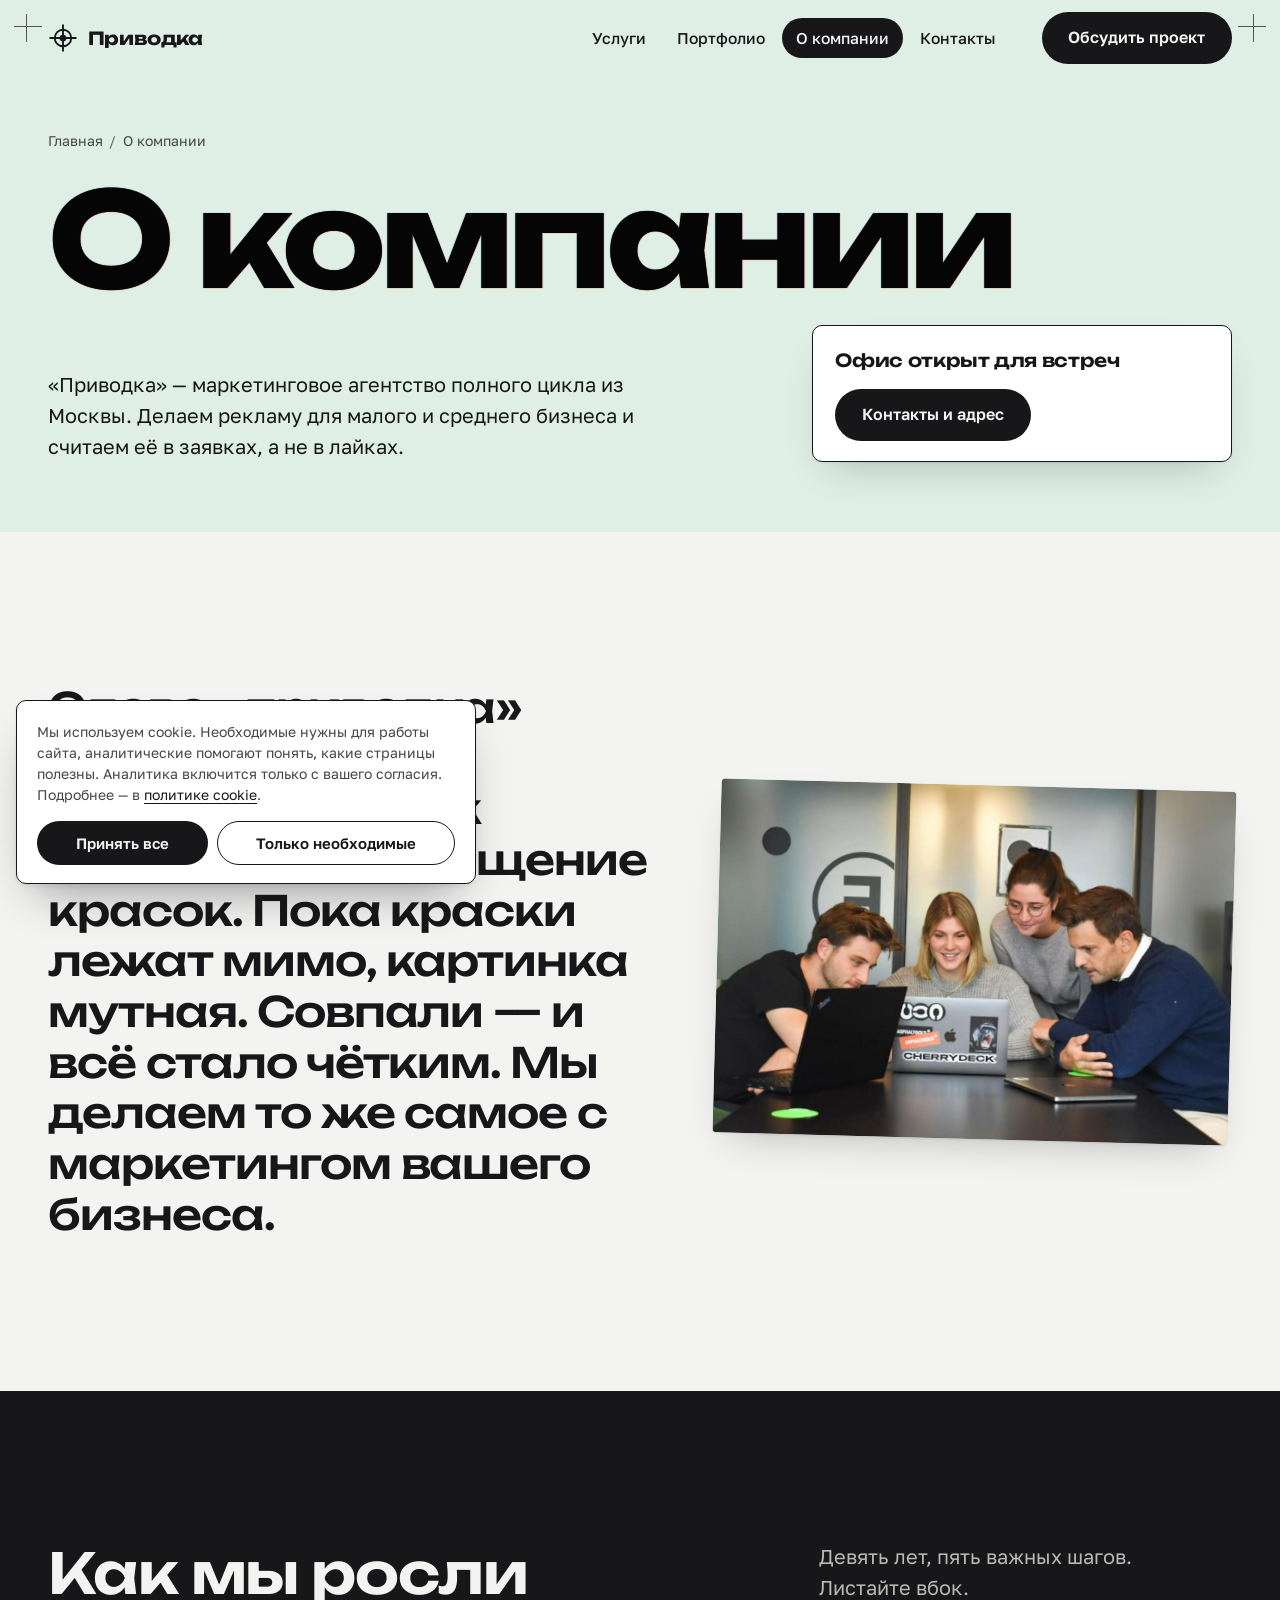
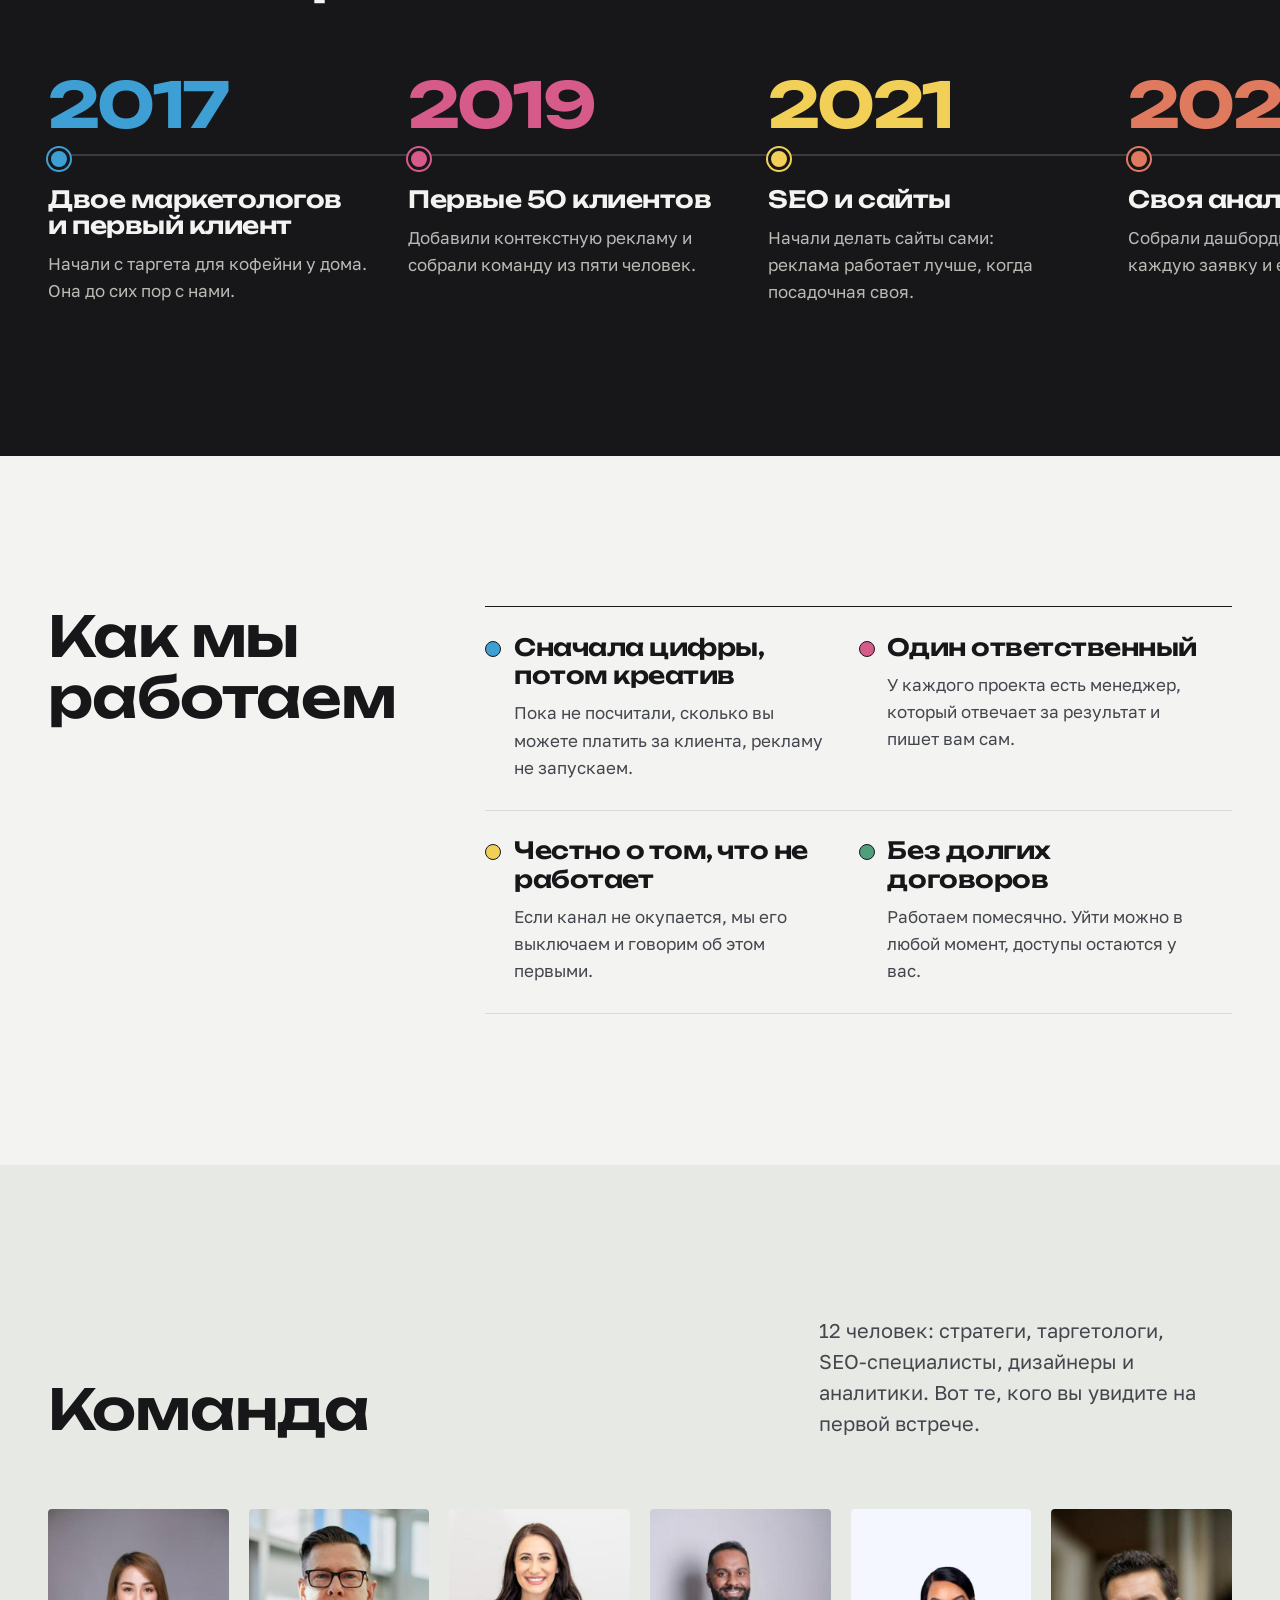
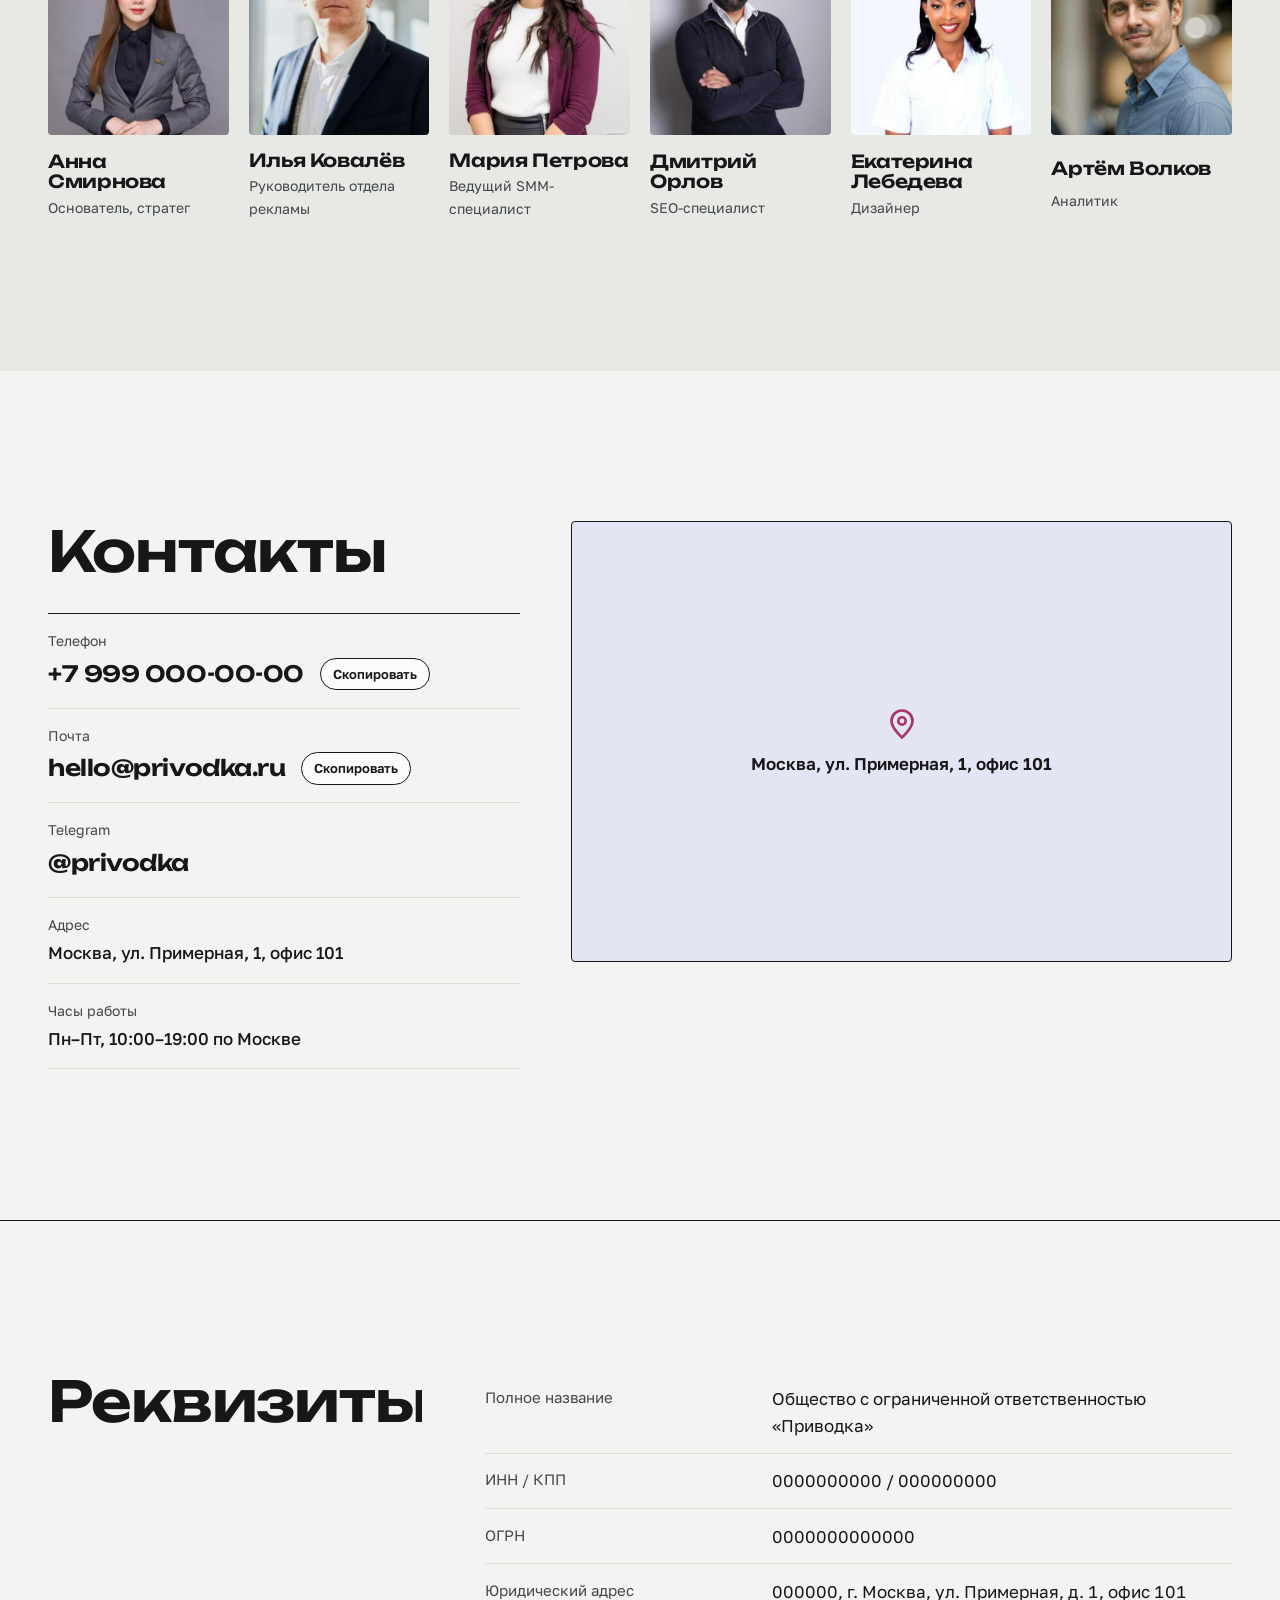
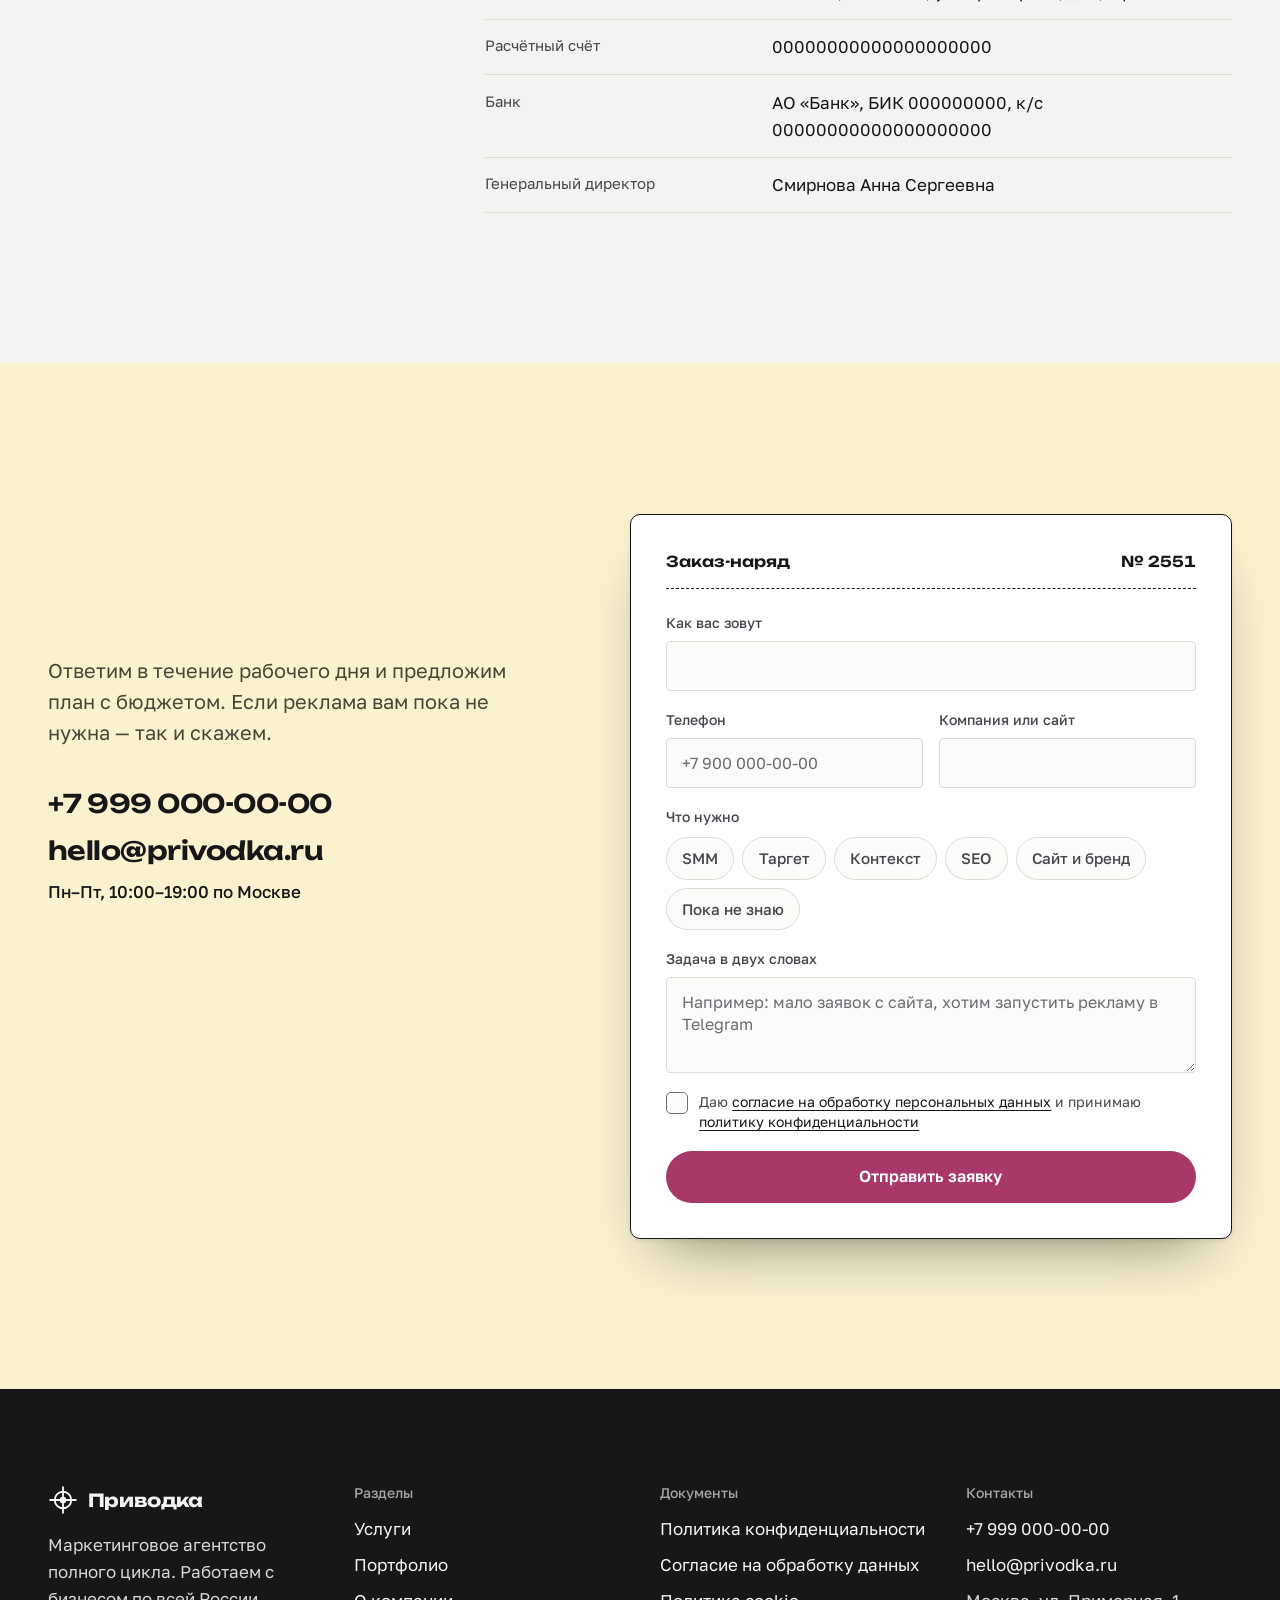
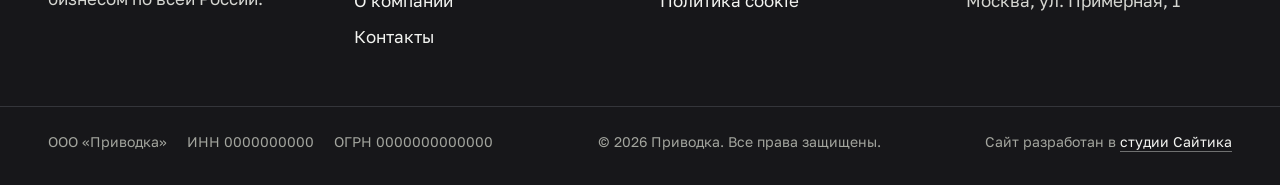
<file: about.html>
<!DOCTYPE html>
<html lang="ru">
<head>
  <meta charset="UTF-8">
  <meta name="viewport" content="width=device-width, initial-scale=1, viewport-fit=cover">
  <title>О компании и контакты — Приводка, маркетинговое агентство</title>
  <meta name="description" content="Агентство «Приводка»: кто мы, как работаем, команда, реквизиты и контакты. Москва, работаем по всей России.">
  <meta name="theme-color" content="#F3F4F1">
  <meta property="og:type" content="website">
  <meta property="og:title" content="О компании «Приводка»">
  <meta property="og:description" content="Четыре краски. Один чёткий результат. Стратегия, реклама и сайты в одной системе.">
  <link rel="icon" href="assets/images/favicon.svg" type="image/svg+xml">
  <link rel="preload" href="assets/fonts/Unbounded.woff" as="font" type="font/woff" crossorigin>
  <link rel="stylesheet" href="style.css">
  <script>
    (function (d) {
      d.classList.add('js');
      var reduce = window.matchMedia && window.matchMedia('(prefers-reduced-motion: reduce)').matches;
      try { if ('scrollRestoration' in history) history.scrollRestoration = 'manual'; } catch (e) {}
      try {
        var v = sessionStorage.getItem('pv-veil');
        if (v && !reduce) { v = JSON.parse(v); d.classList.add('veil-in'); d.setAttribute('data-veil-title', v.t); d.style.setProperty('--veil-bg', v.bg); }
        sessionStorage.removeItem('pv-veil');
        if (d.hasAttribute('data-intro') && !v && !reduce && !sessionStorage.getItem('pv-intro')) d.classList.add('intro-on');
      } catch (e) {}
      setTimeout(function () { d.classList.add('is-ready'); }, 4000); /* safety net */
    })(document.documentElement);
  </script>
</head>
<body class="page-inner page-about">

<span id="page-top" class="page-top" aria-hidden="true"></span>
<a class="skip-link" href="#main">Перейти к содержанию</a>


<header class="site-header" data-header>
  <div class="container header-inner">
    <a class="logo" href="index.html" aria-label="Приводка — на главную">
      <svg class="logo-mark" viewBox="0 0 40 40" aria-hidden="true"><circle cx="20" cy="20" r="11" fill="none" stroke="currentColor" stroke-width="2.5"/><circle cx="20" cy="20" r="4.5" fill="currentColor"/><path d="M20 2v36M2 20h36" stroke="currentColor" stroke-width="2.5"/></svg>
      <span class="logo-word">Приводка</span>
    </a>

    <nav class="main-nav" aria-label="Основное меню">
      <ul>
        <li><a href="services.html">Услуги</a></li>
        <li><a href="portfolio.html">Портфолио</a></li>
        <li><a href="about.html" aria-current="page">О компании</a></li>
        <li><a href="#contacts">Контакты</a></li>
      </ul>
    </nav>

    <a class="btn btn-ink header-cta" href="#brief">Обсудить проект</a>

    <button class="burger" type="button" aria-expanded="false" aria-controls="mobile-menu" data-burger>
      <span class="burger-lines" aria-hidden="true"><span></span><span></span></span>
      <span class="visually-hidden" data-burger-label>Открыть меню</span>
    </button>
  </div>
</header>

<div class="mobile-menu" id="mobile-menu" data-menu aria-hidden="true" role="dialog" aria-modal="true" aria-label="Меню">
  <div class="mobile-menu-sheet">
    <nav aria-label="Мобильное меню">
      <ul class="mobile-menu-list">
        <li><a href="index.html"><span class="ink-dot ink-c" aria-hidden="true"></span>Главная</a></li>
        <li><a href="services.html"><span class="ink-dot ink-m" aria-hidden="true"></span>Услуги</a></li>
        <li><a href="portfolio.html"><span class="ink-dot ink-y" aria-hidden="true"></span>Портфолио</a></li>
        <li><a href="about.html" aria-current="page"><span class="ink-dot ink-g" aria-hidden="true"></span>О компании</a></li>
        <li><a href="#contacts"><span class="ink-dot ink-b" aria-hidden="true"></span>Контакты</a></li>
      </ul>
    </nav>
    <div class="mobile-menu-foot">
      <a class="btn btn-ink btn-wide" href="#brief" data-menu-close>Обсудить проект</a>
      <p class="mobile-menu-contacts">
        <a href="tel:+79990000000">+7 999 000-00-00</a>
        <a href="mailto:hello@privodka.ru">hello@privodka.ru</a>
      </p>
    </div>
  </div>
</div>

<main id="main">

  <section class="page-hero" aria-labelledby="page-title">
    <div class="proof-marks" aria-hidden="true"><span class="crop crop-tl"></span><span class="crop crop-tr"></span></div>
    <div class="container page-hero-grid">
      <nav class="crumbs" data-enter style="--d:0" aria-label="Хлебные крошки"><ol><li><a href="index.html">Главная</a></li><li aria-current="page">О компании</li></ol></nav>
      <h1 class="page-title register" id="page-title" data-register data-enter style="--d:1">
        <span class="register-plate plate-y" aria-hidden="true">О компании</span>
        <span class="register-plate plate-m" aria-hidden="true">О компании</span>
        <span class="register-plate plate-c" aria-hidden="true">О компании</span>
        <span class="register-key">О компании</span>
      </h1>
      <p class="page-lead" data-enter style="--d:2">«Приводка» — маркетинговое агентство полного цикла из Москвы. Делаем рекламу для малого и среднего бизнеса и считаем её в заявках, а не в лайках.</p>
      <div class="page-hero-aside" data-enter style="--d:3">
        <p>Офис открыт для встреч</p>
        <a class="btn btn-ink" href="#contacts">Контакты и адрес</a>
      </div>
    </div>
  </section>

  <!-- ============ Manifesto ============ -->
  <section class="section manifesto" aria-labelledby="manifesto-title">
    <div class="container manifesto-grid">
      <h2 class="visually-hidden" id="manifesto-title">Кто мы</h2>
      <p class="manifesto-text">Слово «приводка» пришло из типографии: так называют совмещение красок. Пока краски лежат мимо, картинка мутная. Совпали — и всё стало чётким. Мы делаем то же самое с маркетингом вашего бизнеса.</p>
      <div class="manifesto-photo"><img class="photo" src="assets/images/office.jpg" alt="Команда агентства за работой" width="1062" height="730" loading="lazy" decoding="async" data-depth="0.3"></div>
    </div>
  </section>

  <!-- ============ Timeline ============ -->
  <section class="section history" aria-labelledby="history-title">
    <div class="container">
      <div class="section-head">
        <h2 class="section-title" id="history-title" data-reveal>Как мы росли</h2>
        <p class="section-lead">Девять лет, пять важных шагов. Листайте вбок.</p>
      </div>
    </div>
    <div class="tl-wrap" data-drag-scroll tabindex="0" aria-label="История компании, прокручивается вбок">
      <ol class="tl">
          <li class="tl-item" style="--ink: var(--c)">
            <span class="tl-year">2017</span>
            <span class="tl-dot" aria-hidden="true"></span>
            <h3>Двое маркетологов и первый клиент</h3>
            <p>Начали с таргета для кофейни у дома. Она до сих пор с нами.</p>
          </li>
          <li class="tl-item" style="--ink: var(--m)">
            <span class="tl-year">2019</span>
            <span class="tl-dot" aria-hidden="true"></span>
            <h3>Первые 50 клиентов</h3>
            <p>Добавили контекстную рекламу и собрали команду из пяти человек.</p>
          </li>
          <li class="tl-item" style="--ink: var(--y)">
            <span class="tl-year">2021</span>
            <span class="tl-dot" aria-hidden="true"></span>
            <h3>SEO и сайты</h3>
            <p>Начали делать сайты сами: реклама работает лучше, когда посадочная своя.</p>
          </li>
          <li class="tl-item" style="--ink: var(--r)">
            <span class="tl-year">2023</span>
            <span class="tl-dot" aria-hidden="true"></span>
            <h3>Своя аналитика</h3>
            <p>Собрали дашборды, где клиент видит каждую заявку и её цену.</p>
          </li>
          <li class="tl-item" style="--ink: var(--g)">
            <span class="tl-year">2026</span>
            <span class="tl-dot" aria-hidden="true"></span>
            <h3>12 человек, 40 проектов в год</h3>
            <p>Работаем с бизнесом из 20 городов России, удалённо и в офисе в Москве.</p>
          </li>
      </ol>
    </div>
  </section>

  <!-- ============ Principles ============ -->
  <section class="section principles" aria-labelledby="principles-title">
    <div class="container principles-grid">
      <h2 class="section-title" id="principles-title" data-reveal>Как мы работаем</h2>
      <dl class="principles-list">
        <div style="--ink: var(--c)"><dt>Сначала цифры, потом креатив</dt><dd>Пока не посчитали, сколько вы можете платить за клиента, рекламу не запускаем.</dd></div>
        <div style="--ink: var(--m)"><dt>Один ответственный</dt><dd>У каждого проекта есть менеджер, который отвечает за результат и пишет вам сам.</dd></div>
        <div style="--ink: var(--y)"><dt>Честно о том, что не работает</dt><dd>Если канал не окупается, мы его выключаем и говорим об этом первыми.</dd></div>
        <div style="--ink: var(--g)"><dt>Без долгих договоров</dt><dd>Работаем помесячно. Уйти можно в любой момент, доступы остаются у вас.</dd></div>
      </dl>
    </div>
  </section>

  <!-- ============ Team ============ -->
  <section class="section team" aria-labelledby="team-title">
    <div class="container">
      <div class="section-head">
        <h2 class="section-title" id="team-title" data-reveal>Команда</h2>
        <p class="section-lead">12 человек: стратеги, таргетологи, SEO-специалисты, дизайнеры и аналитики. Вот те, кого вы увидите на первой встрече.</p>
      </div>
      <ul class="people">
          <li class="person">
            <img class="photo person-ph" src="assets/images/team-anna.jpg" alt="Анна Смирнова" width="480" height="600" loading="lazy" decoding="async">
            <h3>Анна Смирнова</h3>
            <p>Основатель, стратег</p>
          </li>
          <li class="person">
            <img class="photo person-ph" src="assets/images/team-ilya.jpg" alt="Илья Ковалёв" width="480" height="600" loading="lazy" decoding="async">
            <h3>Илья Ковалёв</h3>
            <p>Руководитель отдела рекламы</p>
          </li>
          <li class="person">
            <img class="photo person-ph" src="assets/images/team-maria.jpg" alt="Мария Петрова" width="480" height="600" loading="lazy" decoding="async">
            <h3>Мария Петрова</h3>
            <p>Ведущий SMM-специалист</p>
          </li>
          <li class="person">
            <img class="photo person-ph" src="assets/images/team-dmitry.jpg" alt="Дмитрий Орлов" width="480" height="600" loading="lazy" decoding="async">
            <h3>Дмитрий Орлов</h3>
            <p>SEO-специалист</p>
          </li>
          <li class="person">
            <img class="photo person-ph" src="assets/images/team-ekaterina.jpg" alt="Екатерина Лебедева" width="480" height="600" loading="lazy" decoding="async">
            <h3>Екатерина Лебедева</h3>
            <p>Дизайнер</p>
          </li>
          <li class="person">
            <img class="photo person-ph" src="assets/images/team-artem.jpg" alt="Артём Волков" width="480" height="600" loading="lazy" decoding="async">
            <h3>Артём Волков</h3>
            <p>Аналитик</p>
          </li>
      </ul>
    </div>
  </section>

  <!-- ============ Contacts ============ -->
  <section class="section contacts" id="contacts" aria-labelledby="contacts-title">
    <div class="container contacts-grid">
      <div class="contacts-copy">
        <h2 class="section-title" id="contacts-title" data-reveal>Контакты</h2>
        <dl class="contact-list">
          <div><dt>Телефон</dt><dd><a href="tel:+79990000000">+7 999 000-00-00</a> <button class="copy-btn" type="button" data-copy="+7 999 000-00-00">Скопировать</button></dd></div>
          <div><dt>Почта</dt><dd><a href="mailto:hello@privodka.ru">hello@privodka.ru</a> <button class="copy-btn" type="button" data-copy="hello@privodka.ru">Скопировать</button></dd></div>
          <div><dt>Telegram</dt><dd><a href="https://t.me/" rel="noopener">@privodka</a></dd></div>
          <div><dt>Адрес</dt><dd>Москва, ул. Примерная, 1, офис 101</dd></div>
          <div><dt>Часы работы</dt><dd>Пн–Пт, 10:00–19:00 по Москве</dd></div>
        </dl>
      </div>
      <div class="map-slot"><div class="map-frame"><span class="map-fallback" aria-hidden="true"><svg viewBox="0 0 24 24"><path d="M12 21s-7-6.2-7-11a7 7 0 0 1 14 0c0 4.8-7 11-7 11z"/><circle cx="12" cy="10" r="2.5"/></svg>Москва, ул. Примерная, 1, офис 101</span><iframe src="https://yandex.ru/map-widget/v1/?ll=37.617635%2C55.755814&amp;z=14&amp;pt=37.617635%2C55.755814%2Cpm2rdm" title="Офис агентства на карте" loading="lazy" allowfullscreen></iframe></div></div>
    </div>
  </section>

  <!-- ============ Requisites ============ -->
  <section class="section requisites" aria-labelledby="req-title">
    <div class="container req-grid">
      <h2 class="section-title" id="req-title" data-reveal>Реквизиты</h2>
      <dl class="req-list">
        <div><dt>Полное название</dt><dd>Общество с ограниченной ответственностью «Приводка»</dd></div>
        <div><dt>ИНН / КПП</dt><dd>0000000000 / 000000000</dd></div>
        <div><dt>ОГРН</dt><dd>0000000000000</dd></div>
        <div><dt>Юридический адрес</dt><dd>000000, г. Москва, ул. Примерная, д. 1, офис 101</dd></div>
        <div><dt>Расчётный счёт</dt><dd>00000000000000000000</dd></div>
        <div><dt>Банк</dt><dd>АО «Банк», БИК 000000000, к/с 00000000000000000000</dd></div>
        <div><dt>Генеральный директор</dt><dd>Смирнова Анна Сергеевна</dd></div>
      </dl>
    </div>
  </section>

  <!-- ============ BRIEF: print job ticket ============ -->
  <section class="section brief" id="brief" aria-labelledby="brief-title">
    <div class="container brief-grid">
      <div class="brief-copy">
        <h2 class="section-title" id="brief-title" data-reveal>Расскажите о задаче</h2>
        <p class="section-lead">Ответим в течение рабочего дня и предложим план с бюджетом. Если реклама вам пока не нужна — так и скажем.</p>
        <ul class="brief-contacts">
          <li><a href="tel:+79990000000">+7 999 000-00-00</a></li>
          <li><a href="mailto:hello@privodka.ru">hello@privodka.ru</a></li>
          <li>Пн–Пт, 10:00–19:00 по Москве</li>
        </ul>
      </div>

      <form class="ticket" data-form novalidate aria-labelledby="brief-title">
        <div class="ticket-row ticket-top" aria-hidden="true">
          <span>Заказ-наряд</span><span>№ <span data-ticket-no>0001</span></span>
        </div>
        <div class="field">
          <label for="b-name">Как вас зовут</label>
          <input id="b-name" name="name" type="text" autocomplete="name" required>
          <p class="field-error" hidden>Напишите имя, чтобы мы знали, как к вам обращаться.</p>
        </div>
        <div class="field-pair">
          <div class="field">
            <label for="b-phone">Телефон</label>
            <input id="b-phone" name="phone" type="tel" autocomplete="tel" placeholder="+7 900 000-00-00" required data-phone>
            <p class="field-error" hidden>Проверьте номер: нужно 11 цифр.</p>
          </div>
          <div class="field">
            <label for="b-company">Компания или сайт</label>
            <input id="b-company" name="company" type="text" autocomplete="organization">
          </div>
        </div>
        <fieldset class="field chips">
          <legend>Что нужно</legend>
          <label><input type="checkbox" name="need" value="smm"><span>SMM</span></label>
          <label><input type="checkbox" name="need" value="target"><span>Таргет</span></label>
          <label><input type="checkbox" name="need" value="context"><span>Контекст</span></label>
          <label><input type="checkbox" name="need" value="seo"><span>SEO</span></label>
          <label><input type="checkbox" name="need" value="site"><span>Сайт и бренд</span></label>
          <label><input type="checkbox" name="need" value="unknown"><span>Пока не знаю</span></label>
        </fieldset>
        <div class="field">
          <label for="b-msg">Задача в двух словах</label>
          <textarea id="b-msg" name="message" rows="3" placeholder="Например: мало заявок с сайта, хотим запустить рекламу в Telegram"></textarea>
        </div>
        <label class="check">
          <input type="checkbox" name="consent" required>
          <span class="check-box" aria-hidden="true"></span>
          <span class="check-text">Даю <a href="consent.html">согласие на обработку персональных данных</a> и принимаю <a href="privacy.html">политику конфиденциальности</a></span>
        </label>
        <p class="field-error consent-error" hidden>Без согласия мы не можем принять заявку.</p>
        <button class="btn btn-magenta btn-wide" type="submit">Отправить заявку</button>
        <div class="form-success" hidden role="status">
          <svg viewBox="0 0 40 40" aria-hidden="true"><circle cx="20" cy="20" r="11" fill="none" stroke="currentColor" stroke-width="2"/><circle cx="20" cy="20" r="4.5" fill="currentColor"/><path d="M20 2v36M2 20h36" stroke="currentColor" stroke-width="2"/></svg>
          <p><strong>Заявка отправлена.</strong> Перезвоним в течение рабочего дня.</p>
        </div>
      </form>
    </div>
  </section>
</main>

<footer class="site-footer">
  <div class="container footer-grid">
    <div class="footer-brand">
      <a class="logo logo-light" href="index.html" aria-label="Приводка — на главную">
        <svg class="logo-mark" viewBox="0 0 40 40" aria-hidden="true"><circle cx="20" cy="20" r="11" fill="none" stroke="currentColor" stroke-width="2.5"/><circle cx="20" cy="20" r="4.5" fill="currentColor"/><path d="M20 2v36M2 20h36" stroke="currentColor" stroke-width="2.5"/></svg>
        <span class="logo-word">Приводка</span>
      </a>
      <p>Маркетинговое агентство полного цикла. Работаем с бизнесом по всей России.</p>
    </div>
    <nav class="footer-col" aria-label="Разделы сайта">
      <h2>Разделы</h2>
      <ul>
        <li><a href="services.html">Услуги</a></li>
        <li><a href="portfolio.html">Портфолио</a></li>
        <li><a href="about.html">О компании</a></li>
        <li><a href="#contacts">Контакты</a></li>
      </ul>
    </nav>
    <nav class="footer-col" aria-label="Документы">
      <h2>Документы</h2>
      <ul>
        <li><a href="privacy.html">Политика конфиденциальности</a></li>
        <li><a href="consent.html">Согласие на обработку данных</a></li>
        <li><a href="cookies.html">Политика cookie</a></li>
      </ul>
    </nav>
    <div class="footer-col">
      <h2>Контакты</h2>
      <ul>
        <li><a href="tel:+79990000000">+7 999 000-00-00</a></li>
        <li><a href="mailto:hello@privodka.ru">hello@privodka.ru</a></li>
        <li>Москва, ул. Примерная, 1</li>
      </ul>
    </div>
  </div>
  <div class="container footer-legal">
    <p><span>ООО «Приводка»</span> <span>ИНН 0000000000</span> <span>ОГРН 0000000000000</span></p>
    <p>© <span data-year>2026</span> Приводка. Все права защищены.</p>
    <p class="footer-credit">Сайт разработан в <a href="https://xn----8sbanucgj0ddhgg4o.xn--p1ai/?utm_source=client_sites&amp;utm_medium=referral&amp;utm_campaign=footer" target="_blank" rel="noopener">студии Сайтика</a></p>
  </div>
</footer>

<!-- Cookie notice (152-ФЗ): analytics runs only after consent -->
<div class="cookie" data-cookie role="region" aria-label="Уведомление о cookie" hidden>
  <p>Мы используем cookie. Необходимые нужны для работы сайта, аналитические помогают понять, какие страницы полезны. Аналитика включится только с вашего согласия. Подробнее — в <a href="cookies.html">политике cookie</a>.</p>
  <div class="cookie-actions">
    <button class="btn btn-ink" type="button" data-cookie-accept>Принять все</button>
    <button class="btn btn-line" type="button" data-cookie-necessary>Только необходимые</button>
  </div>
</div>

<script src="assets/js/main.js" defer></script>
</body>
</html>
</file>
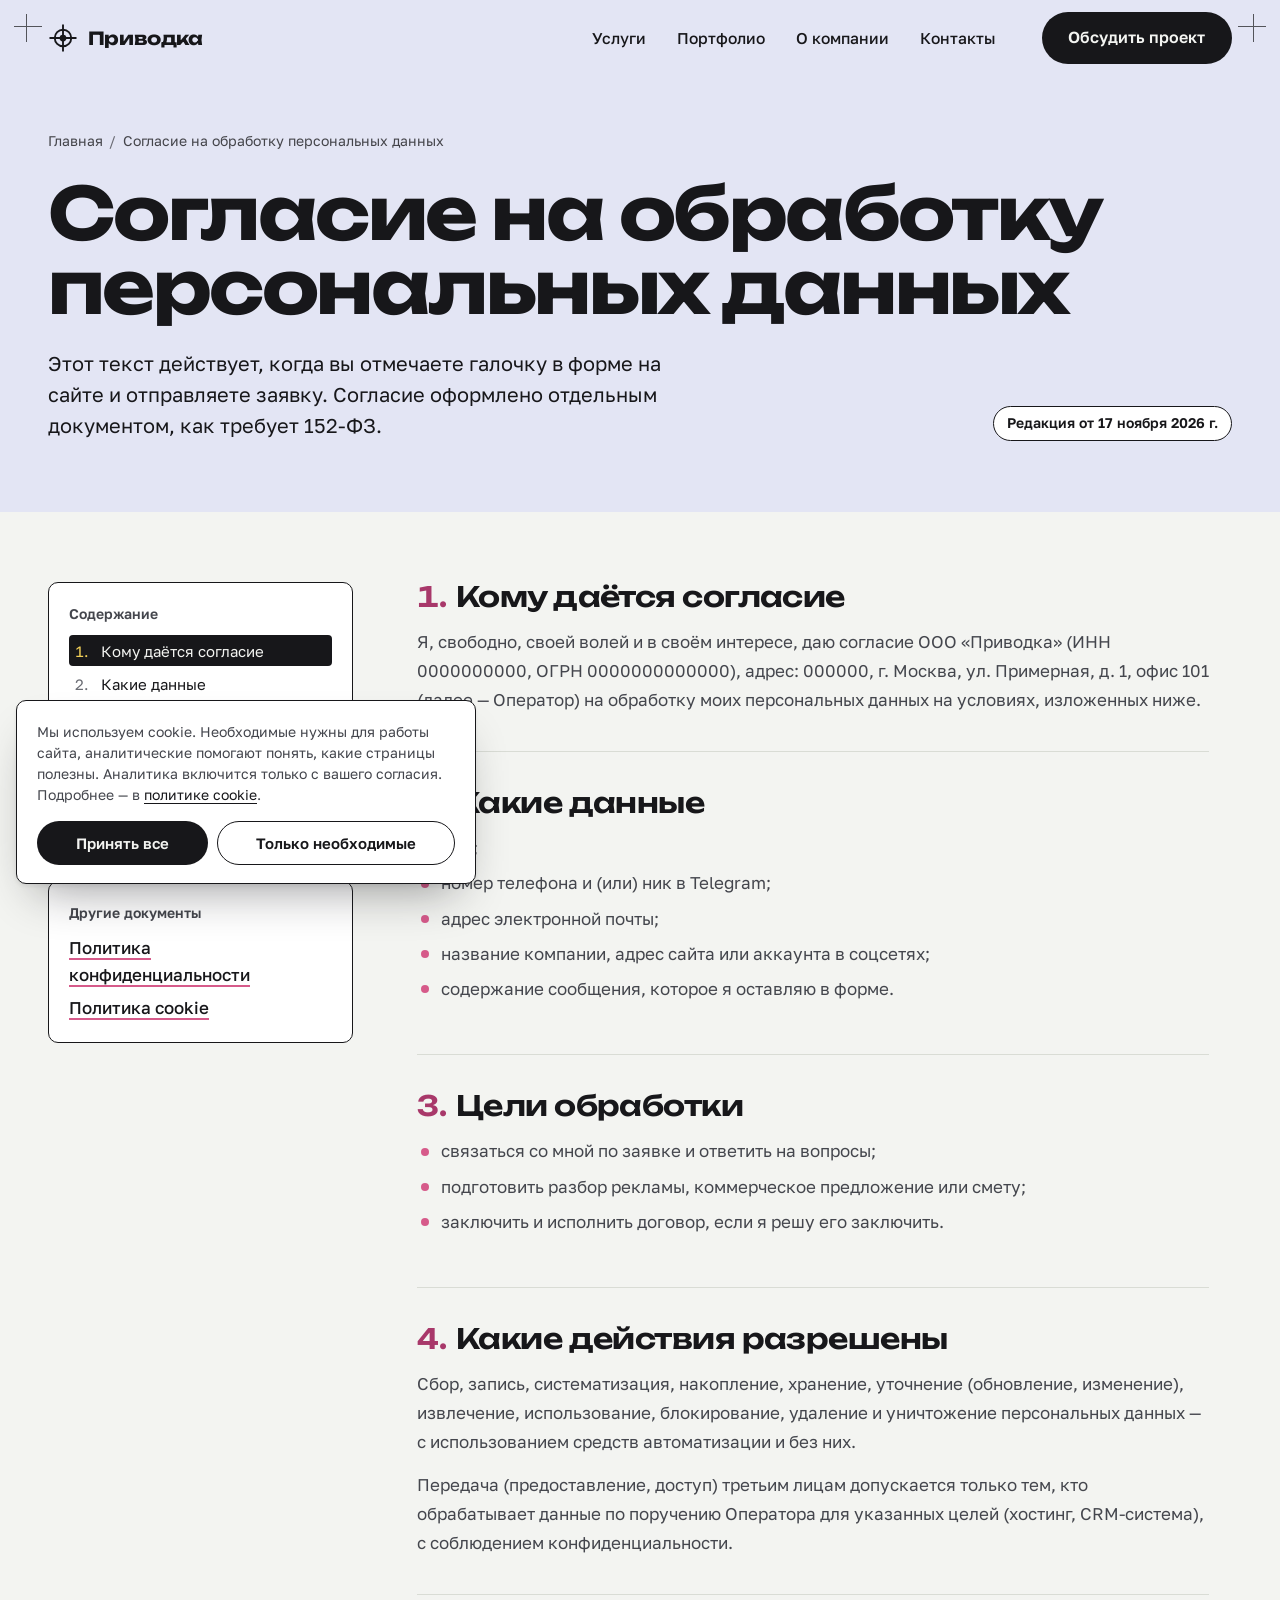
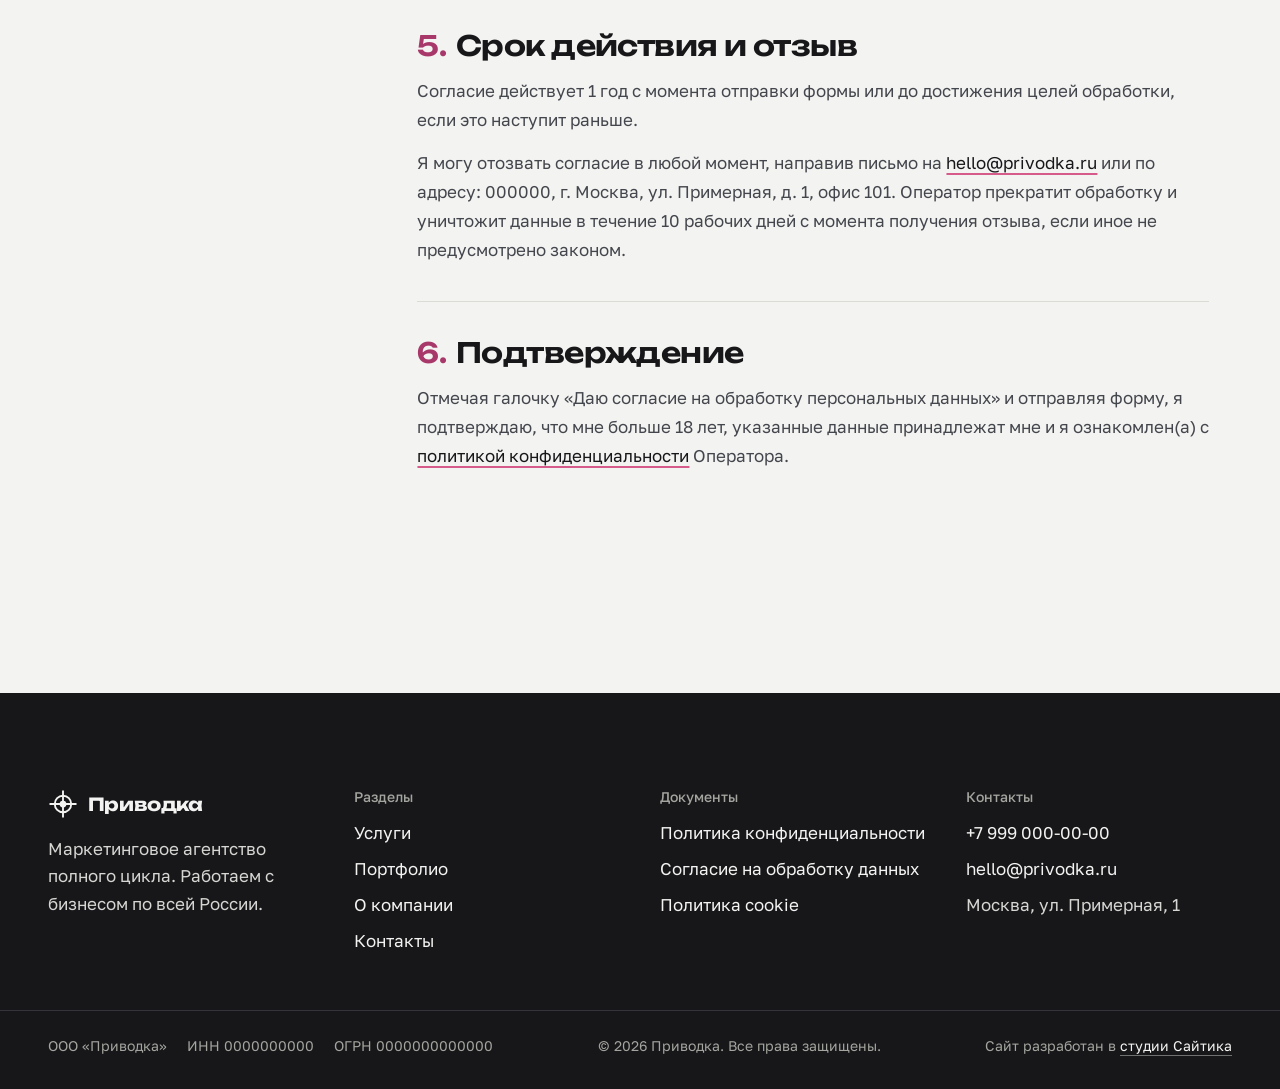
<file: consent.html>
<!DOCTYPE html>
<html lang="ru">
<head>
  <meta charset="UTF-8">
  <meta name="viewport" content="width=device-width, initial-scale=1, viewport-fit=cover">
  <title>Согласие на обработку персональных данных — Приводка</title>
  <meta name="description" content="Согласие посетителя сайта на обработку персональных данных ООО «Приводка».">
  <meta name="theme-color" content="#F3F4F1">
  <meta property="og:type" content="website">
  <meta property="og:title" content="Согласие на обработку персональных данных — Приводка">
  <meta property="og:description" content="Четыре краски. Один чёткий результат. Стратегия, реклама и сайты в одной системе.">
  <link rel="icon" href="assets/images/favicon.svg" type="image/svg+xml">
  <link rel="preload" href="assets/fonts/Unbounded.woff" as="font" type="font/woff" crossorigin>
  <link rel="stylesheet" href="style.css">
  <script>
    (function (d) {
      d.classList.add('js');
      var reduce = window.matchMedia && window.matchMedia('(prefers-reduced-motion: reduce)').matches;
      try { if ('scrollRestoration' in history) history.scrollRestoration = 'manual'; } catch (e) {}
      try {
        var v = sessionStorage.getItem('pv-veil');
        if (v && !reduce) { v = JSON.parse(v); d.classList.add('veil-in'); d.setAttribute('data-veil-title', v.t); d.style.setProperty('--veil-bg', v.bg); }
        sessionStorage.removeItem('pv-veil');
        if (d.hasAttribute('data-intro') && !v && !reduce && !sessionStorage.getItem('pv-intro')) d.classList.add('intro-on');
      } catch (e) {}
      setTimeout(function () { d.classList.add('is-ready'); }, 4000); /* safety net */
    })(document.documentElement);
  </script>
</head>
<body class="page-inner page-doc">

<span id="page-top" class="page-top" aria-hidden="true"></span>
<a class="skip-link" href="#main">Перейти к содержанию</a>


<header class="site-header" data-header>
  <div class="container header-inner">
    <a class="logo" href="index.html" aria-label="Приводка — на главную">
      <svg class="logo-mark" viewBox="0 0 40 40" aria-hidden="true"><circle cx="20" cy="20" r="11" fill="none" stroke="currentColor" stroke-width="2.5"/><circle cx="20" cy="20" r="4.5" fill="currentColor"/><path d="M20 2v36M2 20h36" stroke="currentColor" stroke-width="2.5"/></svg>
      <span class="logo-word">Приводка</span>
    </a>

    <nav class="main-nav" aria-label="Основное меню">
      <ul>
        <li><a href="services.html">Услуги</a></li>
        <li><a href="portfolio.html">Портфолио</a></li>
        <li><a href="about.html">О компании</a></li>
        <li><a href="about.html#contacts">Контакты</a></li>
      </ul>
    </nav>

    <a class="btn btn-ink header-cta" href="#brief">Обсудить проект</a>

    <button class="burger" type="button" aria-expanded="false" aria-controls="mobile-menu" data-burger>
      <span class="burger-lines" aria-hidden="true"><span></span><span></span></span>
      <span class="visually-hidden" data-burger-label>Открыть меню</span>
    </button>
  </div>
</header>

<div class="mobile-menu" id="mobile-menu" data-menu aria-hidden="true" role="dialog" aria-modal="true" aria-label="Меню">
  <div class="mobile-menu-sheet">
    <nav aria-label="Мобильное меню">
      <ul class="mobile-menu-list">
        <li><a href="index.html"><span class="ink-dot ink-c" aria-hidden="true"></span>Главная</a></li>
        <li><a href="services.html"><span class="ink-dot ink-m" aria-hidden="true"></span>Услуги</a></li>
        <li><a href="portfolio.html"><span class="ink-dot ink-y" aria-hidden="true"></span>Портфолио</a></li>
        <li><a href="about.html"><span class="ink-dot ink-g" aria-hidden="true"></span>О компании</a></li>
        <li><a href="about.html#contacts"><span class="ink-dot ink-b" aria-hidden="true"></span>Контакты</a></li>
      </ul>
    </nav>
    <div class="mobile-menu-foot">
      <a class="btn btn-ink btn-wide" href="#brief" data-menu-close>Обсудить проект</a>
      <p class="mobile-menu-contacts">
        <a href="tel:+79990000000">+7 999 000-00-00</a>
        <a href="mailto:hello@privodka.ru">hello@privodka.ru</a>
      </p>
    </div>
  </div>
</div>

<main id="main">

  <section class="page-hero doc-hero" aria-labelledby="page-title">
    <div class="proof-marks" aria-hidden="true"><span class="crop crop-tl"></span><span class="crop crop-tr"></span></div>
    <div class="container page-hero-grid">
      <nav class="crumbs" aria-label="Хлебные крошки" data-enter style="--d:0"><ol><li><a href="index.html">Главная</a></li><li aria-current="page">Согласие на обработку персональных данных</li></ol></nav>
      <h1 class="doc-title" id="page-title" data-enter style="--d:1">Согласие на обработку персональных данных</h1>
      <p class="page-lead" data-enter style="--d:2">Этот текст действует, когда вы отмечаете галочку в форме на сайте и отправляете заявку. Согласие оформлено отдельным документом, как требует 152-ФЗ.</p>
      <p class="doc-date" data-enter style="--d:3">Редакция от 17 ноября 2026 г.</p>
    </div>
  </section>

  <div class="section doc">
    <div class="container doc-grid">
      <aside class="doc-aside">
        <nav class="toc" aria-label="Содержание документа" data-toc>
          <p class="toc-title">Содержание</p>
          <ol><li><a href="#s1">Кому даётся согласие</a></li><li><a href="#s2">Какие данные</a></li><li><a href="#s3">Цели обработки</a></li><li><a href="#s4">Какие действия разрешены</a></li><li><a href="#s5">Срок действия и отзыв</a></li><li><a href="#s6">Подтверждение</a></li></ol>
        </nav>
        <div class="doc-related">
          <p class="toc-title">Другие документы</p>
          <ul><li><a href="privacy.html">Политика конфиденциальности</a></li><li><a href="cookies.html">Политика cookie</a></li></ul>
        </div>
      </aside>
      <article class="doc-body">
        <section class="doc-sec" id="s1" aria-labelledby="s1-t">
          <h2 id="s1-t"><span class="doc-num">1.</span> Кому даётся согласие</h2>
          <p>Я, свободно, своей волей и в своём интересе, даю согласие ООО «Приводка» (ИНН 0000000000, ОГРН 0000000000000), адрес: 000000, г. Москва, ул. Примерная, д. 1, офис 101 (далее — Оператор) на обработку моих персональных данных на условиях, изложенных ниже.</p>
        </section>
        <section class="doc-sec" id="s2" aria-labelledby="s2-t">
          <h2 id="s2-t"><span class="doc-num">2.</span> Какие данные</h2>
          <ul class="doc-list"><li>имя;</li><li>номер телефона и (или) ник в Telegram;</li><li>адрес электронной почты;</li><li>название компании, адрес сайта или аккаунта в соцсетях;</li><li>содержание сообщения, которое я оставляю в форме.</li></ul>
        </section>
        <section class="doc-sec" id="s3" aria-labelledby="s3-t">
          <h2 id="s3-t"><span class="doc-num">3.</span> Цели обработки</h2>
          <ul class="doc-list"><li>связаться со мной по заявке и ответить на вопросы;</li><li>подготовить разбор рекламы, коммерческое предложение или смету;</li><li>заключить и исполнить договор, если я решу его заключить.</li></ul>
        </section>
        <section class="doc-sec" id="s4" aria-labelledby="s4-t">
          <h2 id="s4-t"><span class="doc-num">4.</span> Какие действия разрешены</h2>
          <p>Сбор, запись, систематизация, накопление, хранение, уточнение (обновление, изменение), извлечение, использование, блокирование, удаление и уничтожение персональных данных — с использованием средств автоматизации и без них.</p>
          <p>Передача (предоставление, доступ) третьим лицам допускается только тем, кто обрабатывает данные по поручению Оператора для указанных целей (хостинг, CRM-система), с соблюдением конфиденциальности.</p>
        </section>
        <section class="doc-sec" id="s5" aria-labelledby="s5-t">
          <h2 id="s5-t"><span class="doc-num">5.</span> Срок действия и отзыв</h2>
          <p>Согласие действует 1 год с момента отправки формы или до достижения целей обработки, если это наступит раньше.</p>
          <p>Я могу отозвать согласие в любой момент, направив письмо на <a href="mailto:hello@privodka.ru">hello@privodka.ru</a> или по адресу: 000000, г. Москва, ул. Примерная, д. 1, офис 101. Оператор прекратит обработку и уничтожит данные в течение 10 рабочих дней с момента получения отзыва, если иное не предусмотрено законом.</p>
        </section>
        <section class="doc-sec" id="s6" aria-labelledby="s6-t">
          <h2 id="s6-t"><span class="doc-num">6.</span> Подтверждение</h2>
          <p>Отмечая галочку «Даю согласие на обработку персональных данных» и отправляя форму, я подтверждаю, что мне больше 18 лет, указанные данные принадлежат мне и я ознакомлен(а) с <a href="privacy.html">политикой конфиденциальности</a> Оператора.</p>
        </section>
      </article>
    </div>
  </div>

</main>

<footer class="site-footer">
  <div class="container footer-grid">
    <div class="footer-brand">
      <a class="logo logo-light" href="index.html" aria-label="Приводка — на главную">
        <svg class="logo-mark" viewBox="0 0 40 40" aria-hidden="true"><circle cx="20" cy="20" r="11" fill="none" stroke="currentColor" stroke-width="2.5"/><circle cx="20" cy="20" r="4.5" fill="currentColor"/><path d="M20 2v36M2 20h36" stroke="currentColor" stroke-width="2.5"/></svg>
        <span class="logo-word">Приводка</span>
      </a>
      <p>Маркетинговое агентство полного цикла. Работаем с бизнесом по всей России.</p>
    </div>
    <nav class="footer-col" aria-label="Разделы сайта">
      <h2>Разделы</h2>
      <ul>
        <li><a href="services.html">Услуги</a></li>
        <li><a href="portfolio.html">Портфолио</a></li>
        <li><a href="about.html">О компании</a></li>
        <li><a href="about.html#contacts">Контакты</a></li>
      </ul>
    </nav>
    <nav class="footer-col" aria-label="Документы">
      <h2>Документы</h2>
      <ul>
        <li><a href="privacy.html">Политика конфиденциальности</a></li>
        <li><a href="consent.html">Согласие на обработку данных</a></li>
        <li><a href="cookies.html">Политика cookie</a></li>
      </ul>
    </nav>
    <div class="footer-col">
      <h2>Контакты</h2>
      <ul>
        <li><a href="tel:+79990000000">+7 999 000-00-00</a></li>
        <li><a href="mailto:hello@privodka.ru">hello@privodka.ru</a></li>
        <li>Москва, ул. Примерная, 1</li>
      </ul>
    </div>
  </div>
  <div class="container footer-legal">
    <p><span>ООО «Приводка»</span> <span>ИНН 0000000000</span> <span>ОГРН 0000000000000</span></p>
    <p>© <span data-year>2026</span> Приводка. Все права защищены.</p>
    <p class="footer-credit">Сайт разработан в <a href="https://xn----8sbanucgj0ddhgg4o.xn--p1ai/?utm_source=client_sites&amp;utm_medium=referral&amp;utm_campaign=footer" target="_blank" rel="noopener">студии Сайтика</a></p>
  </div>
</footer>

<!-- Cookie notice (152-ФЗ): analytics runs only after consent -->
<div class="cookie" data-cookie role="region" aria-label="Уведомление о cookie" hidden>
  <p>Мы используем cookie. Необходимые нужны для работы сайта, аналитические помогают понять, какие страницы полезны. Аналитика включится только с вашего согласия. Подробнее — в <a href="cookies.html">политике cookie</a>.</p>
  <div class="cookie-actions">
    <button class="btn btn-ink" type="button" data-cookie-accept>Принять все</button>
    <button class="btn btn-line" type="button" data-cookie-necessary>Только необходимые</button>
  </div>
</div>

<script src="assets/js/main.js" defer></script>
</body>
</html>
</file>
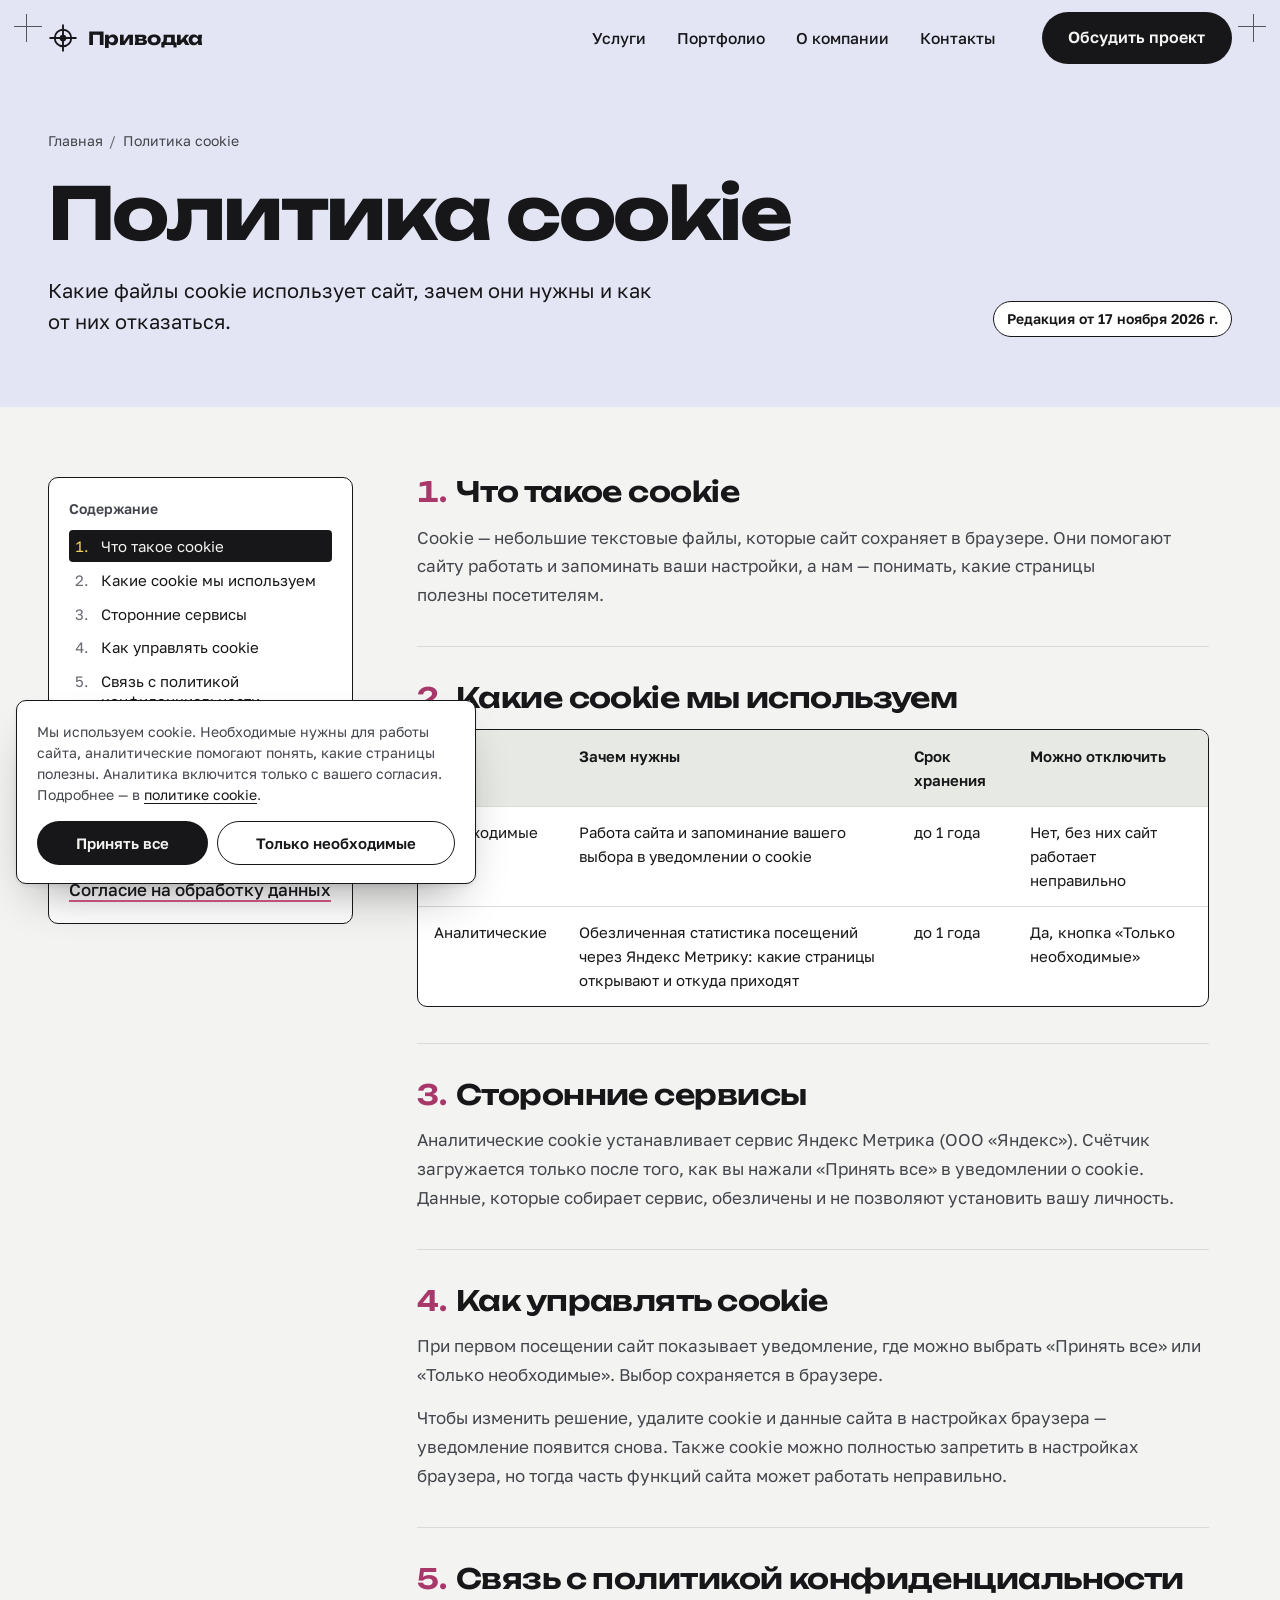
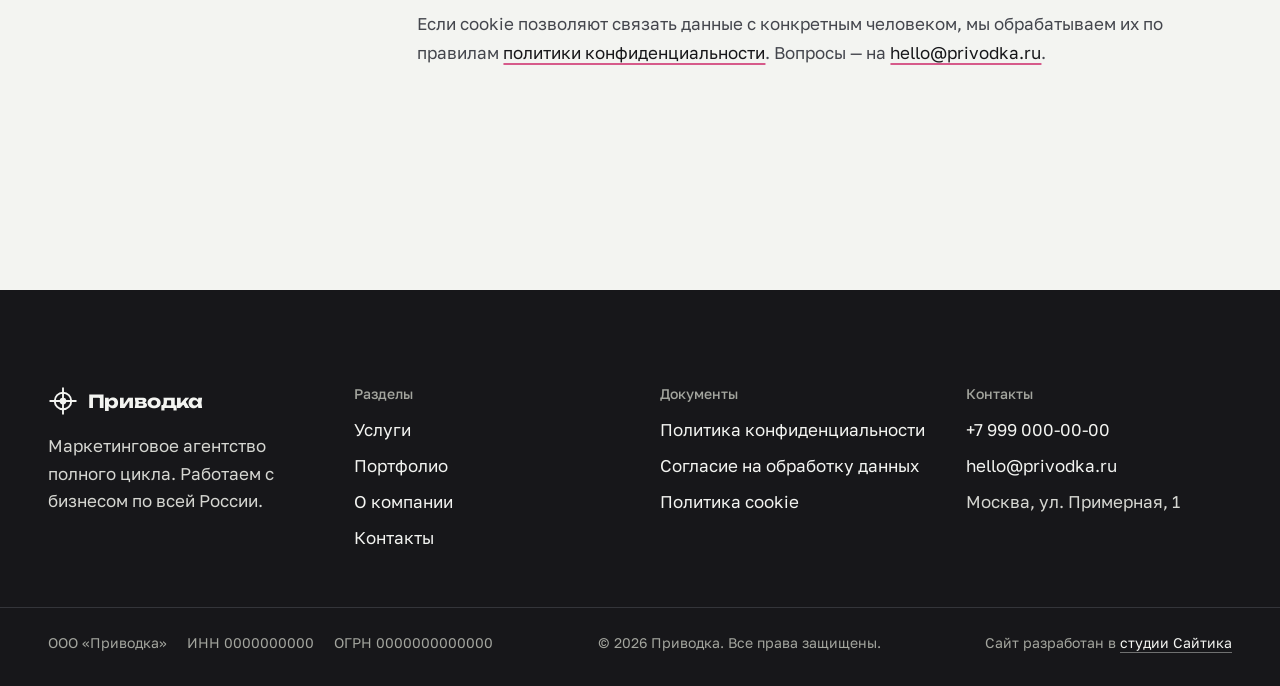
<file: cookies.html>
<!DOCTYPE html>
<html lang="ru">
<head>
  <meta charset="UTF-8">
  <meta name="viewport" content="width=device-width, initial-scale=1, viewport-fit=cover">
  <title>Политика cookie — Приводка</title>
  <meta name="description" content="Какие файлы cookie использует сайт агентства «Приводка» и как ими управлять.">
  <meta name="theme-color" content="#F3F4F1">
  <meta property="og:type" content="website">
  <meta property="og:title" content="Политика cookie — Приводка">
  <meta property="og:description" content="Четыре краски. Один чёткий результат. Стратегия, реклама и сайты в одной системе.">
  <link rel="icon" href="assets/images/favicon.svg" type="image/svg+xml">
  <link rel="preload" href="assets/fonts/Unbounded.woff" as="font" type="font/woff" crossorigin>
  <link rel="stylesheet" href="style.css">
  <script>
    (function (d) {
      d.classList.add('js');
      var reduce = window.matchMedia && window.matchMedia('(prefers-reduced-motion: reduce)').matches;
      try { if ('scrollRestoration' in history) history.scrollRestoration = 'manual'; } catch (e) {}
      try {
        var v = sessionStorage.getItem('pv-veil');
        if (v && !reduce) { v = JSON.parse(v); d.classList.add('veil-in'); d.setAttribute('data-veil-title', v.t); d.style.setProperty('--veil-bg', v.bg); }
        sessionStorage.removeItem('pv-veil');
        if (d.hasAttribute('data-intro') && !v && !reduce && !sessionStorage.getItem('pv-intro')) d.classList.add('intro-on');
      } catch (e) {}
      setTimeout(function () { d.classList.add('is-ready'); }, 4000); /* safety net */
    })(document.documentElement);
  </script>
</head>
<body class="page-inner page-doc">

<span id="page-top" class="page-top" aria-hidden="true"></span>
<a class="skip-link" href="#main">Перейти к содержанию</a>


<header class="site-header" data-header>
  <div class="container header-inner">
    <a class="logo" href="index.html" aria-label="Приводка — на главную">
      <svg class="logo-mark" viewBox="0 0 40 40" aria-hidden="true"><circle cx="20" cy="20" r="11" fill="none" stroke="currentColor" stroke-width="2.5"/><circle cx="20" cy="20" r="4.5" fill="currentColor"/><path d="M20 2v36M2 20h36" stroke="currentColor" stroke-width="2.5"/></svg>
      <span class="logo-word">Приводка</span>
    </a>

    <nav class="main-nav" aria-label="Основное меню">
      <ul>
        <li><a href="services.html">Услуги</a></li>
        <li><a href="portfolio.html">Портфолио</a></li>
        <li><a href="about.html">О компании</a></li>
        <li><a href="about.html#contacts">Контакты</a></li>
      </ul>
    </nav>

    <a class="btn btn-ink header-cta" href="#brief">Обсудить проект</a>

    <button class="burger" type="button" aria-expanded="false" aria-controls="mobile-menu" data-burger>
      <span class="burger-lines" aria-hidden="true"><span></span><span></span></span>
      <span class="visually-hidden" data-burger-label>Открыть меню</span>
    </button>
  </div>
</header>

<div class="mobile-menu" id="mobile-menu" data-menu aria-hidden="true" role="dialog" aria-modal="true" aria-label="Меню">
  <div class="mobile-menu-sheet">
    <nav aria-label="Мобильное меню">
      <ul class="mobile-menu-list">
        <li><a href="index.html"><span class="ink-dot ink-c" aria-hidden="true"></span>Главная</a></li>
        <li><a href="services.html"><span class="ink-dot ink-m" aria-hidden="true"></span>Услуги</a></li>
        <li><a href="portfolio.html"><span class="ink-dot ink-y" aria-hidden="true"></span>Портфолио</a></li>
        <li><a href="about.html"><span class="ink-dot ink-g" aria-hidden="true"></span>О компании</a></li>
        <li><a href="about.html#contacts"><span class="ink-dot ink-b" aria-hidden="true"></span>Контакты</a></li>
      </ul>
    </nav>
    <div class="mobile-menu-foot">
      <a class="btn btn-ink btn-wide" href="#brief" data-menu-close>Обсудить проект</a>
      <p class="mobile-menu-contacts">
        <a href="tel:+79990000000">+7 999 000-00-00</a>
        <a href="mailto:hello@privodka.ru">hello@privodka.ru</a>
      </p>
    </div>
  </div>
</div>

<main id="main">

  <section class="page-hero doc-hero" aria-labelledby="page-title">
    <div class="proof-marks" aria-hidden="true"><span class="crop crop-tl"></span><span class="crop crop-tr"></span></div>
    <div class="container page-hero-grid">
      <nav class="crumbs" aria-label="Хлебные крошки" data-enter style="--d:0"><ol><li><a href="index.html">Главная</a></li><li aria-current="page">Политика cookie</li></ol></nav>
      <h1 class="doc-title" id="page-title" data-enter style="--d:1">Политика cookie</h1>
      <p class="page-lead" data-enter style="--d:2">Какие файлы cookie использует сайт, зачем они нужны и как от них отказаться.</p>
      <p class="doc-date" data-enter style="--d:3">Редакция от 17 ноября 2026 г.</p>
    </div>
  </section>

  <div class="section doc">
    <div class="container doc-grid">
      <aside class="doc-aside">
        <nav class="toc" aria-label="Содержание документа" data-toc>
          <p class="toc-title">Содержание</p>
          <ol><li><a href="#s1">Что такое cookie</a></li><li><a href="#s2">Какие cookie мы используем</a></li><li><a href="#s3">Сторонние сервисы</a></li><li><a href="#s4">Как управлять cookie</a></li><li><a href="#s5">Связь с политикой конфиденциальности</a></li></ol>
        </nav>
        <div class="doc-related">
          <p class="toc-title">Другие документы</p>
          <ul><li><a href="privacy.html">Политика конфиденциальности</a></li><li><a href="consent.html">Согласие на обработку данных</a></li></ul>
        </div>
      </aside>
      <article class="doc-body">
        <section class="doc-sec" id="s1" aria-labelledby="s1-t">
          <h2 id="s1-t"><span class="doc-num">1.</span> Что такое cookie</h2>
          <p>Cookie — небольшие текстовые файлы, которые сайт сохраняет в браузере. Они помогают сайту работать и запоминать ваши настройки, а нам — понимать, какие страницы полезны посетителям.</p>
        </section>
        <section class="doc-sec" id="s2" aria-labelledby="s2-t">
          <h2 id="s2-t"><span class="doc-num">2.</span> Какие cookie мы используем</h2>
          <div class="doc-table-wrap">
            <table class="doc-table">
              <thead><tr><th scope="col">Тип</th><th scope="col">Зачем нужны</th><th scope="col">Срок хранения</th><th scope="col">Можно отключить</th></tr></thead>
              <tbody>
                <tr><td data-label="Тип">Необходимые</td><td data-label="Зачем нужны">Работа сайта и запоминание вашего выбора в уведомлении о cookie</td><td data-label="Срок хранения">до 1 года</td><td data-label="Можно отключить">Нет, без них сайт работает неправильно</td></tr>
                <tr><td data-label="Тип">Аналитические</td><td data-label="Зачем нужны">Обезличенная статистика посещений через Яндекс Метрику: какие страницы открывают и откуда приходят</td><td data-label="Срок хранения">до 1 года</td><td data-label="Можно отключить">Да, кнопка «Только необходимые»</td></tr>
              </tbody>
            </table>
          </div>
        </section>
        <section class="doc-sec" id="s3" aria-labelledby="s3-t">
          <h2 id="s3-t"><span class="doc-num">3.</span> Сторонние сервисы</h2>
          <p>Аналитические cookie устанавливает сервис Яндекс Метрика (ООО «Яндекс»). Счётчик загружается только после того, как вы нажали «Принять все» в уведомлении о cookie. Данные, которые собирает сервис, обезличены и не позволяют установить вашу личность.</p>
        </section>
        <section class="doc-sec" id="s4" aria-labelledby="s4-t">
          <h2 id="s4-t"><span class="doc-num">4.</span> Как управлять cookie</h2>
          <p>При первом посещении сайт показывает уведомление, где можно выбрать «Принять все» или «Только необходимые». Выбор сохраняется в браузере.</p>
          <p>Чтобы изменить решение, удалите cookie и данные сайта в настройках браузера — уведомление появится снова. Также cookie можно полностью запретить в настройках браузера, но тогда часть функций сайта может работать неправильно.</p>
        </section>
        <section class="doc-sec" id="s5" aria-labelledby="s5-t">
          <h2 id="s5-t"><span class="doc-num">5.</span> Связь с политикой конфиденциальности</h2>
          <p>Если cookie позволяют связать данные с конкретным человеком, мы обрабатываем их по правилам <a href="privacy.html">политики конфиденциальности</a>. Вопросы — на <a href="mailto:hello@privodka.ru">hello@privodka.ru</a>.</p>
        </section>
      </article>
    </div>
  </div>

</main>

<footer class="site-footer">
  <div class="container footer-grid">
    <div class="footer-brand">
      <a class="logo logo-light" href="index.html" aria-label="Приводка — на главную">
        <svg class="logo-mark" viewBox="0 0 40 40" aria-hidden="true"><circle cx="20" cy="20" r="11" fill="none" stroke="currentColor" stroke-width="2.5"/><circle cx="20" cy="20" r="4.5" fill="currentColor"/><path d="M20 2v36M2 20h36" stroke="currentColor" stroke-width="2.5"/></svg>
        <span class="logo-word">Приводка</span>
      </a>
      <p>Маркетинговое агентство полного цикла. Работаем с бизнесом по всей России.</p>
    </div>
    <nav class="footer-col" aria-label="Разделы сайта">
      <h2>Разделы</h2>
      <ul>
        <li><a href="services.html">Услуги</a></li>
        <li><a href="portfolio.html">Портфолио</a></li>
        <li><a href="about.html">О компании</a></li>
        <li><a href="about.html#contacts">Контакты</a></li>
      </ul>
    </nav>
    <nav class="footer-col" aria-label="Документы">
      <h2>Документы</h2>
      <ul>
        <li><a href="privacy.html">Политика конфиденциальности</a></li>
        <li><a href="consent.html">Согласие на обработку данных</a></li>
        <li><a href="cookies.html">Политика cookie</a></li>
      </ul>
    </nav>
    <div class="footer-col">
      <h2>Контакты</h2>
      <ul>
        <li><a href="tel:+79990000000">+7 999 000-00-00</a></li>
        <li><a href="mailto:hello@privodka.ru">hello@privodka.ru</a></li>
        <li>Москва, ул. Примерная, 1</li>
      </ul>
    </div>
  </div>
  <div class="container footer-legal">
    <p><span>ООО «Приводка»</span> <span>ИНН 0000000000</span> <span>ОГРН 0000000000000</span></p>
    <p>© <span data-year>2026</span> Приводка. Все права защищены.</p>
    <p class="footer-credit">Сайт разработан в <a href="https://xn----8sbanucgj0ddhgg4o.xn--p1ai/?utm_source=client_sites&amp;utm_medium=referral&amp;utm_campaign=footer" target="_blank" rel="noopener">студии Сайтика</a></p>
  </div>
</footer>

<!-- Cookie notice (152-ФЗ): analytics runs only after consent -->
<div class="cookie" data-cookie role="region" aria-label="Уведомление о cookie" hidden>
  <p>Мы используем cookie. Необходимые нужны для работы сайта, аналитические помогают понять, какие страницы полезны. Аналитика включится только с вашего согласия. Подробнее — в <a href="cookies.html">политике cookie</a>.</p>
  <div class="cookie-actions">
    <button class="btn btn-ink" type="button" data-cookie-accept>Принять все</button>
    <button class="btn btn-line" type="button" data-cookie-necessary>Только необходимые</button>
  </div>
</div>

<script src="assets/js/main.js" defer></script>
</body>
</html>
</file>
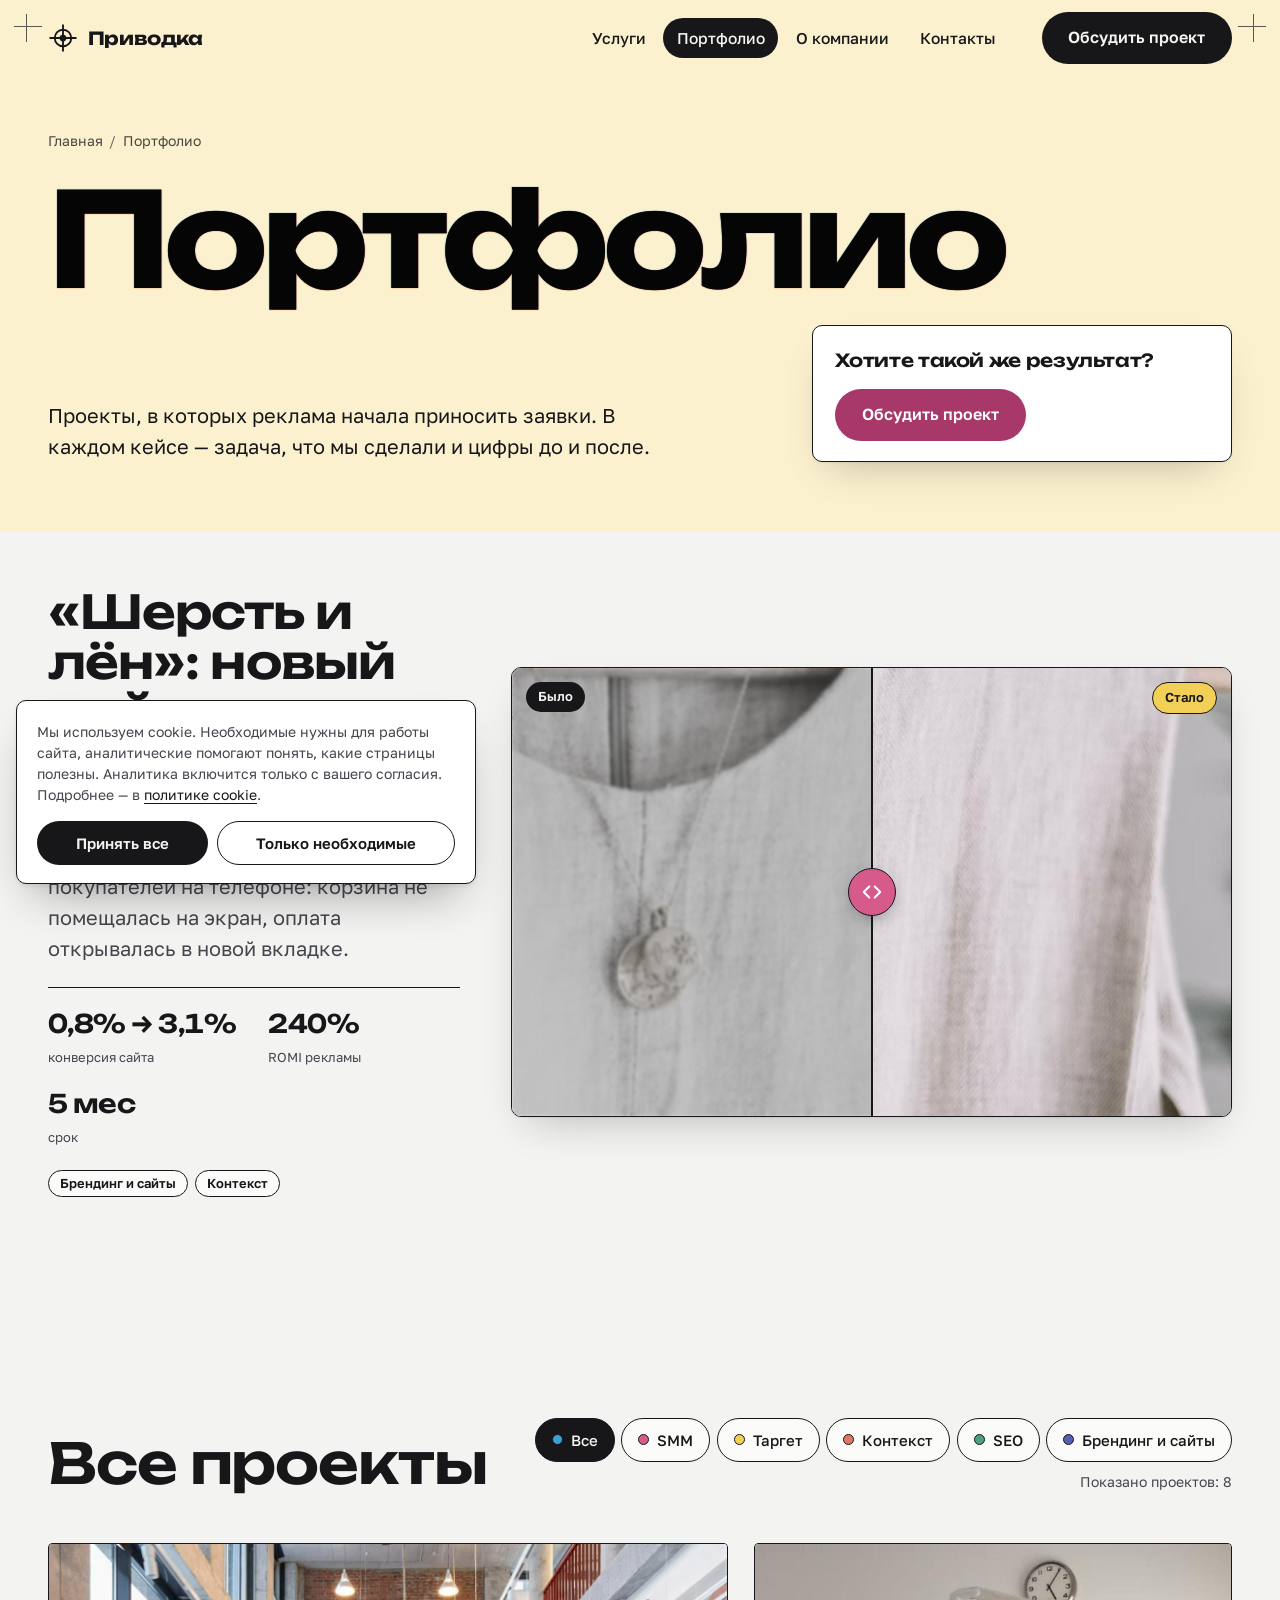
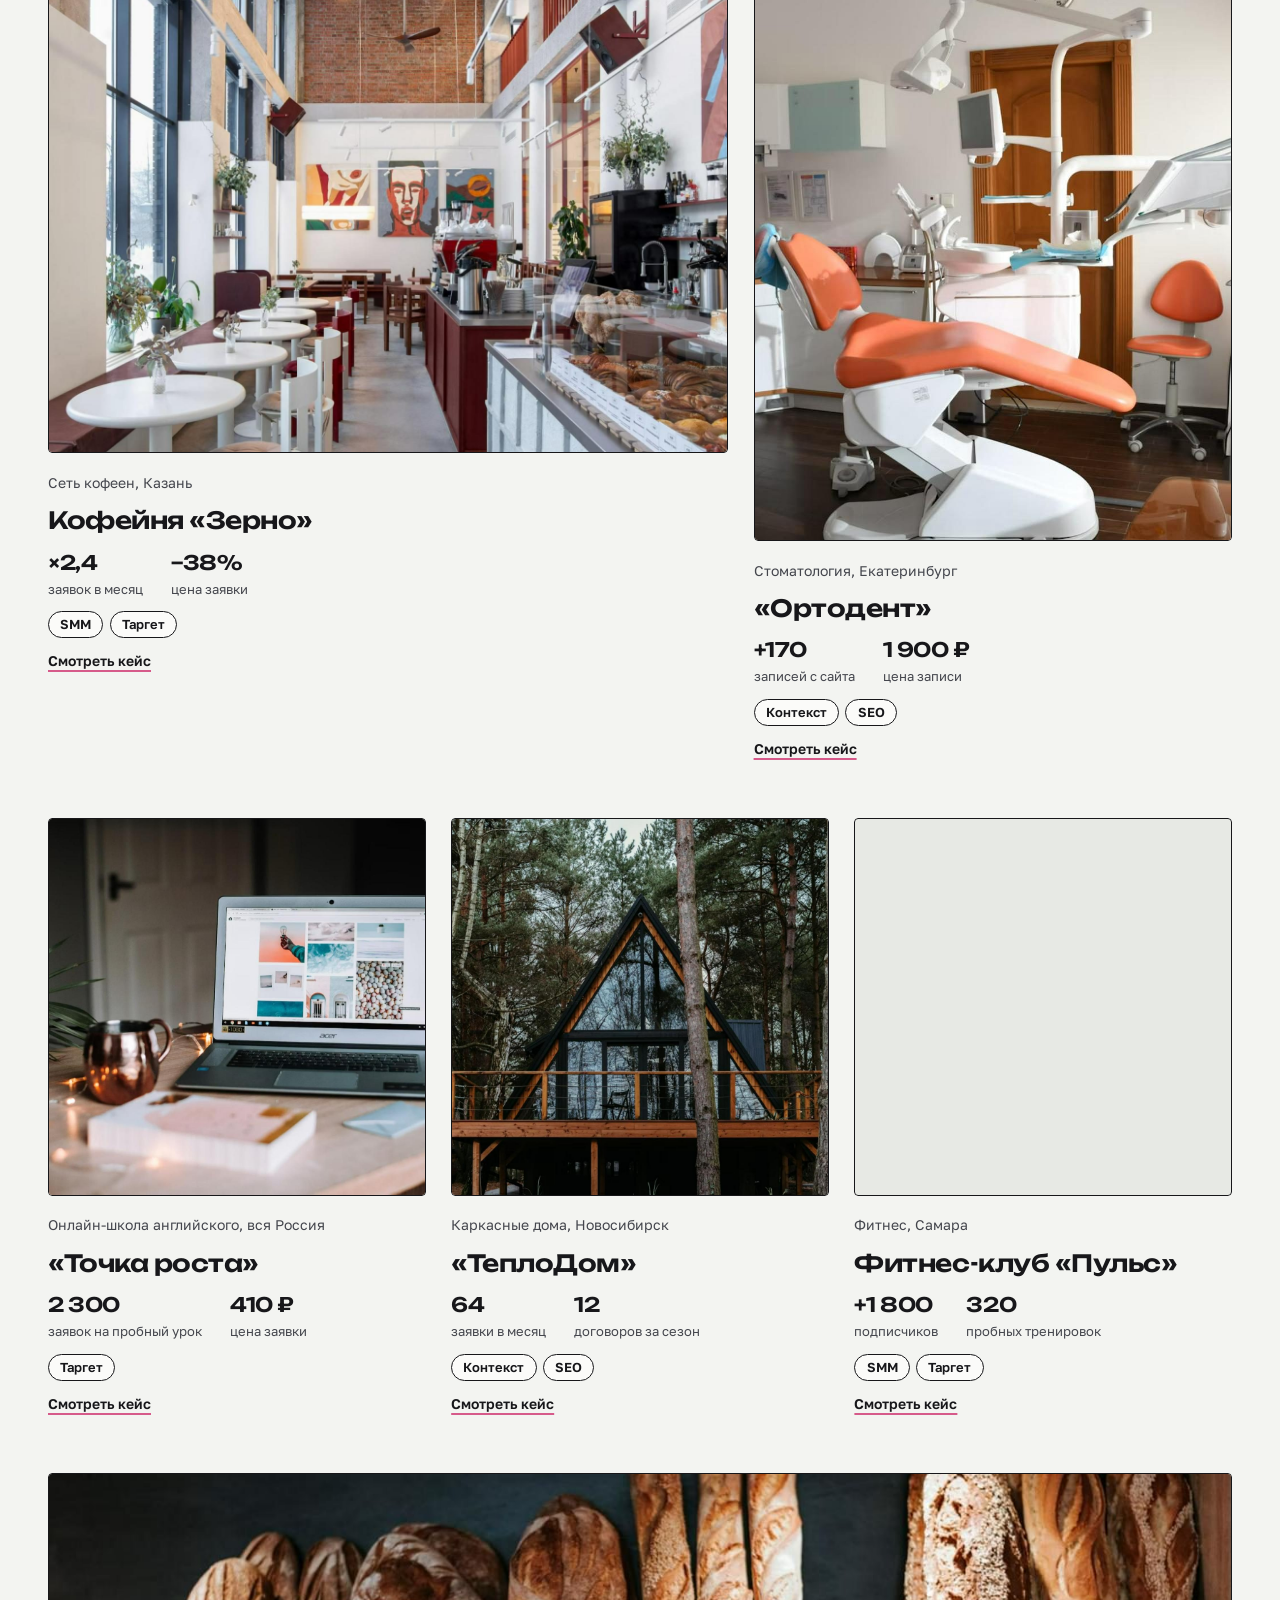
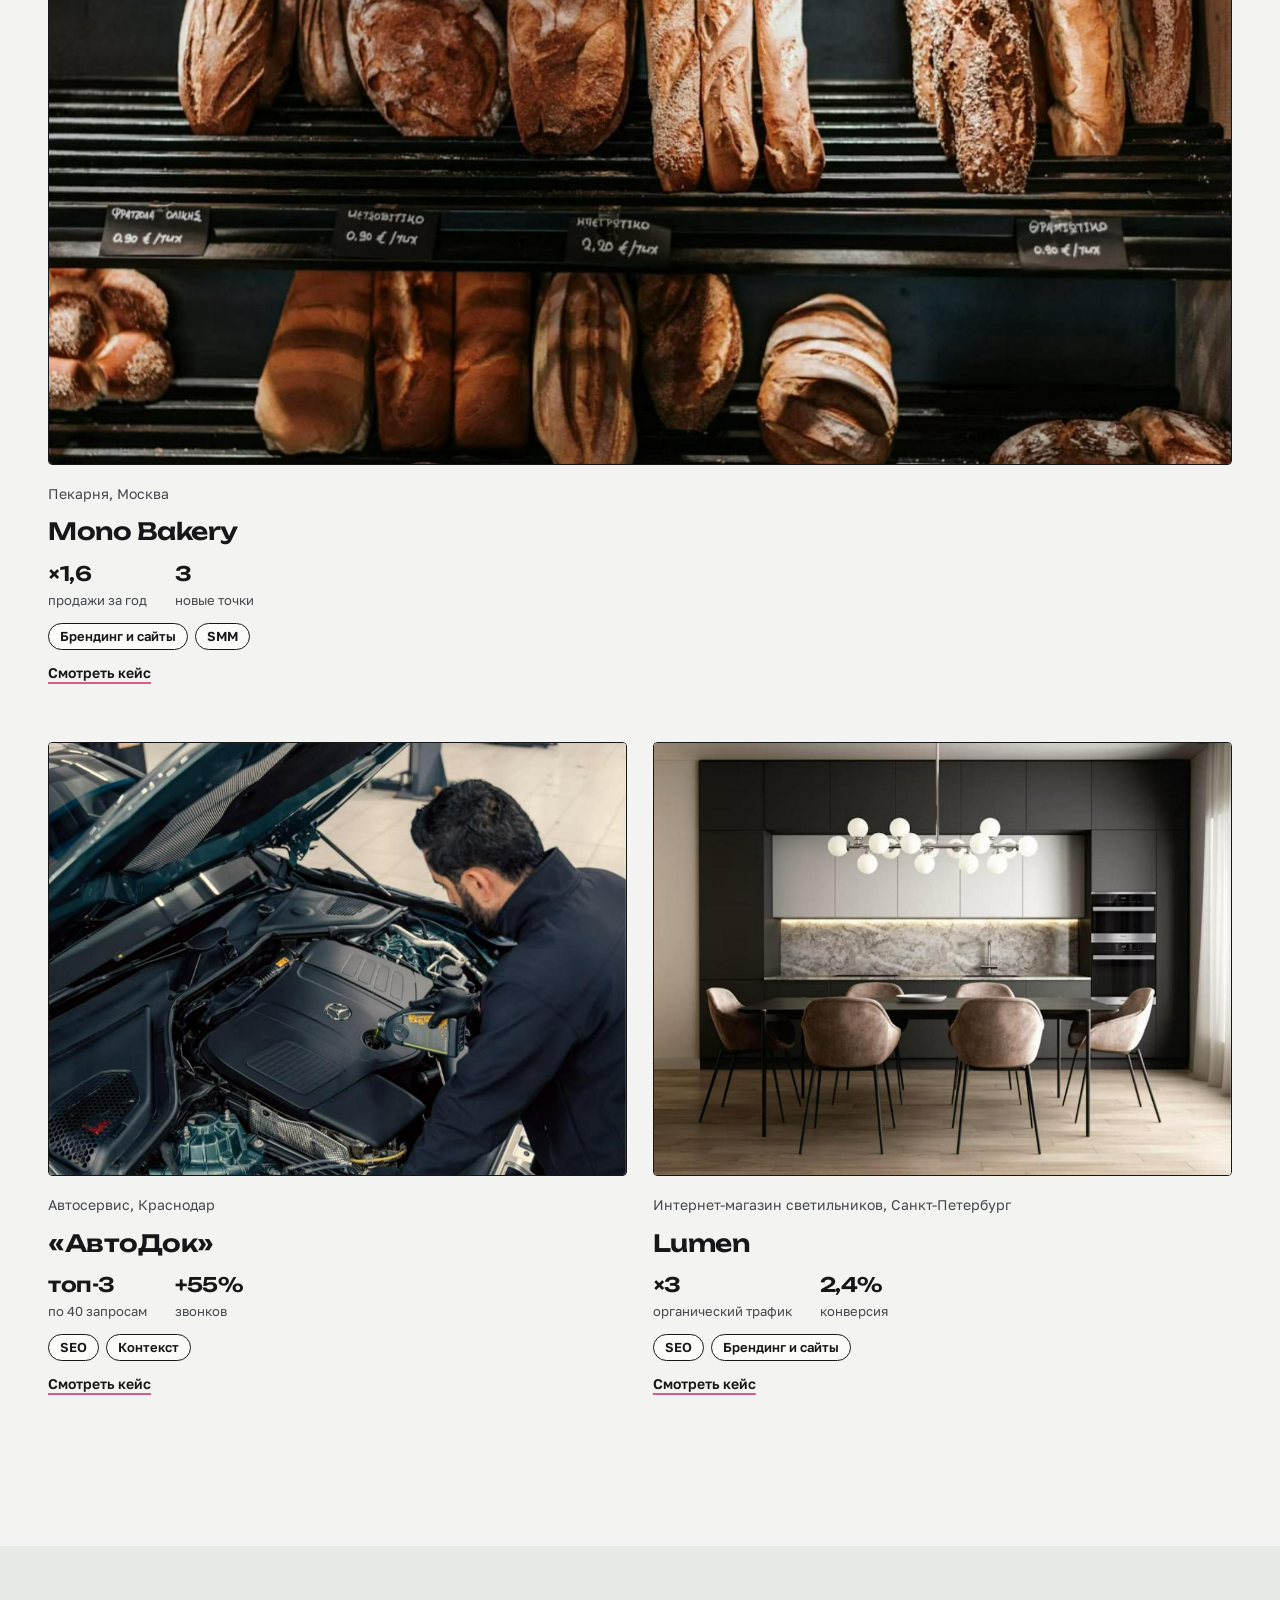
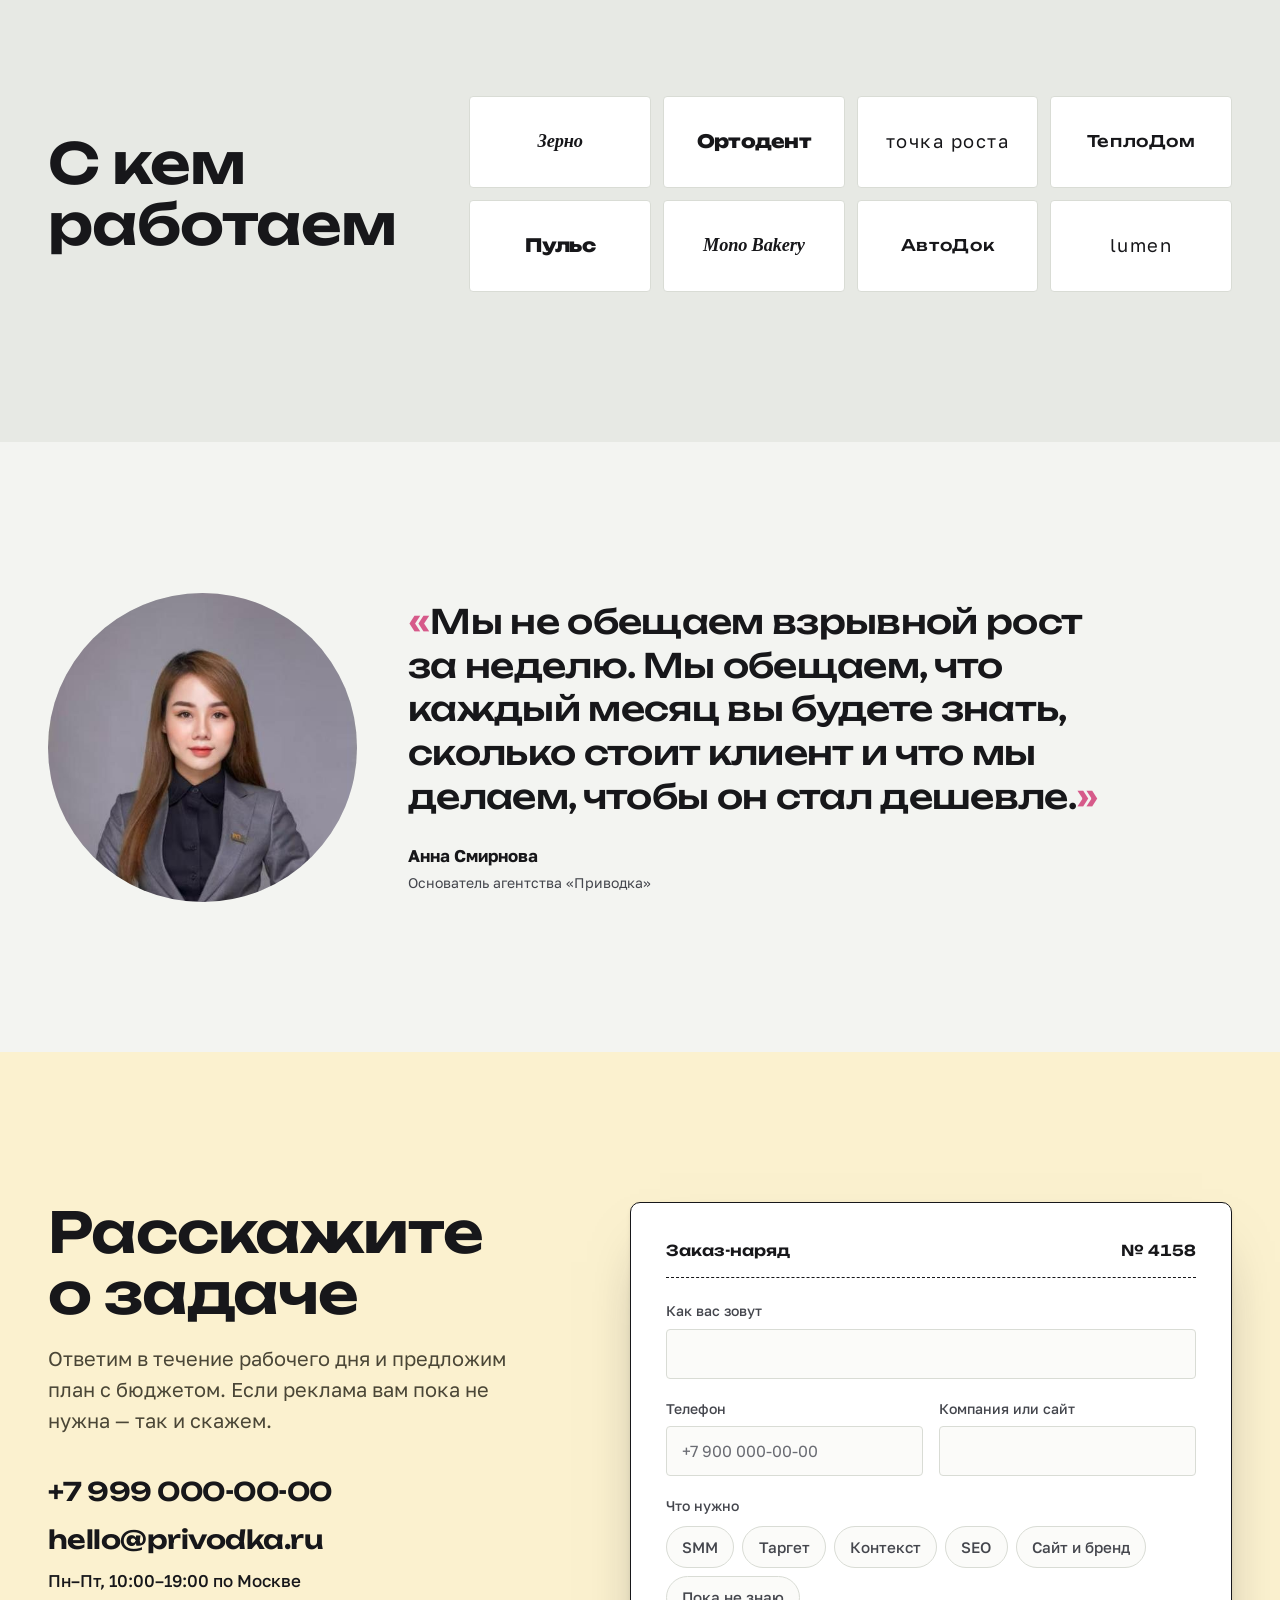
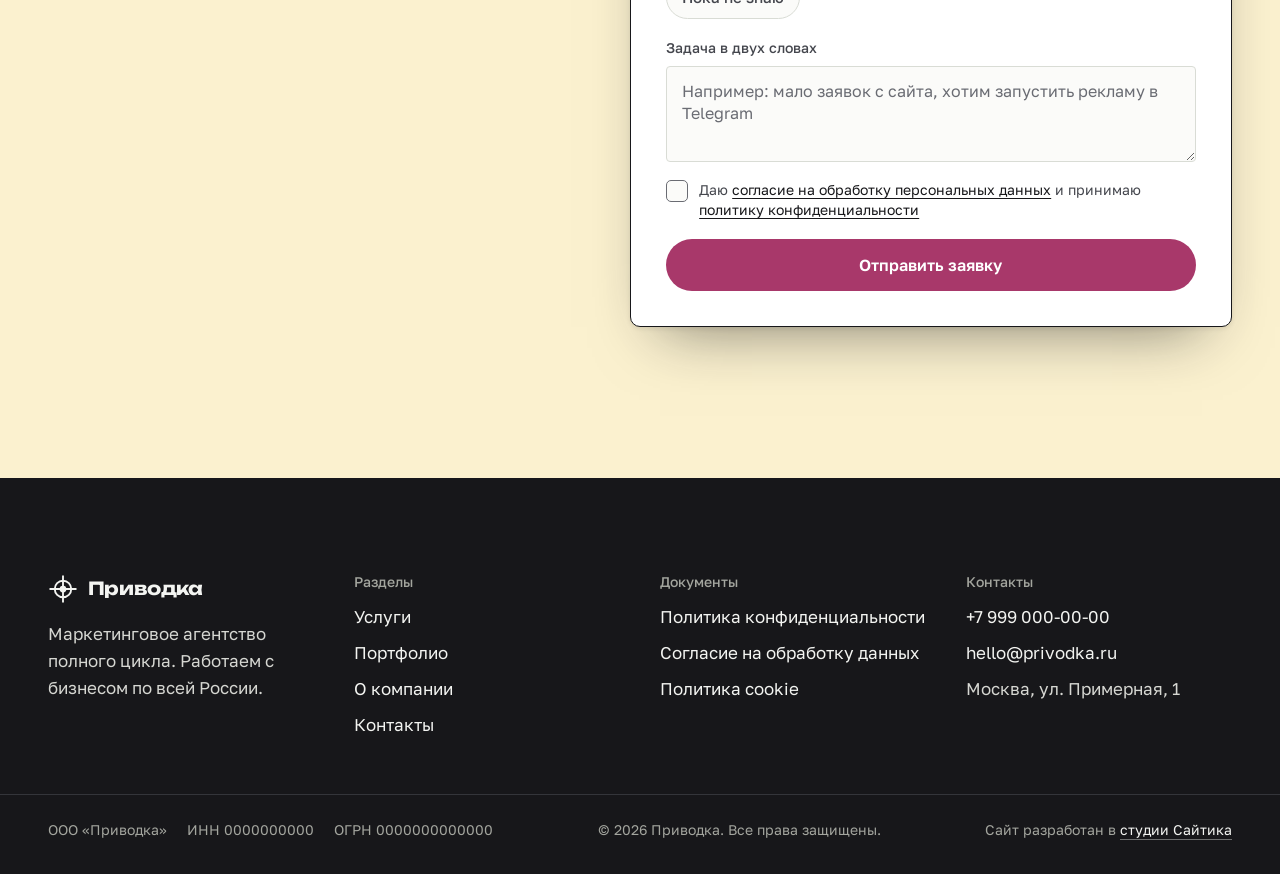
<file: portfolio.html>
<!DOCTYPE html>
<html lang="ru">
<head>
  <meta charset="UTF-8">
  <meta name="viewport" content="width=device-width, initial-scale=1, viewport-fit=cover">
  <title>Портфолио — Приводка, маркетинговое агентство</title>
  <meta name="description" content="Кейсы агентства «Приводка»: SMM, таргет, контекстная реклама, SEO, брендинг и сайты. Задачи, решения и цифры.">
  <meta name="theme-color" content="#F3F4F1">
  <meta property="og:type" content="website">
  <meta property="og:title" content="Портфолио агентства «Приводка»">
  <meta property="og:description" content="Четыре краски. Один чёткий результат. Стратегия, реклама и сайты в одной системе.">
  <link rel="icon" href="assets/images/favicon.svg" type="image/svg+xml">
  <link rel="preload" href="assets/fonts/Unbounded.woff" as="font" type="font/woff" crossorigin>
  <link rel="stylesheet" href="style.css">
  <script>
    (function (d) {
      d.classList.add('js');
      var reduce = window.matchMedia && window.matchMedia('(prefers-reduced-motion: reduce)').matches;
      try { if ('scrollRestoration' in history) history.scrollRestoration = 'manual'; } catch (e) {}
      try {
        var v = sessionStorage.getItem('pv-veil');
        if (v && !reduce) { v = JSON.parse(v); d.classList.add('veil-in'); d.setAttribute('data-veil-title', v.t); d.style.setProperty('--veil-bg', v.bg); }
        sessionStorage.removeItem('pv-veil');
        if (d.hasAttribute('data-intro') && !v && !reduce && !sessionStorage.getItem('pv-intro')) d.classList.add('intro-on');
      } catch (e) {}
      setTimeout(function () { d.classList.add('is-ready'); }, 4000); /* safety net */
    })(document.documentElement);
  </script>
</head>
<body class="page-inner page-portfolio">

<span id="page-top" class="page-top" aria-hidden="true"></span>
<a class="skip-link" href="#main">Перейти к содержанию</a>


<header class="site-header" data-header>
  <div class="container header-inner">
    <a class="logo" href="index.html" aria-label="Приводка — на главную">
      <svg class="logo-mark" viewBox="0 0 40 40" aria-hidden="true"><circle cx="20" cy="20" r="11" fill="none" stroke="currentColor" stroke-width="2.5"/><circle cx="20" cy="20" r="4.5" fill="currentColor"/><path d="M20 2v36M2 20h36" stroke="currentColor" stroke-width="2.5"/></svg>
      <span class="logo-word">Приводка</span>
    </a>

    <nav class="main-nav" aria-label="Основное меню">
      <ul>
        <li><a href="services.html">Услуги</a></li>
        <li><a href="portfolio.html" aria-current="page">Портфолио</a></li>
        <li><a href="about.html">О компании</a></li>
        <li><a href="about.html#contacts">Контакты</a></li>
      </ul>
    </nav>

    <a class="btn btn-ink header-cta" href="#brief">Обсудить проект</a>

    <button class="burger" type="button" aria-expanded="false" aria-controls="mobile-menu" data-burger>
      <span class="burger-lines" aria-hidden="true"><span></span><span></span></span>
      <span class="visually-hidden" data-burger-label>Открыть меню</span>
    </button>
  </div>
</header>

<div class="mobile-menu" id="mobile-menu" data-menu aria-hidden="true" role="dialog" aria-modal="true" aria-label="Меню">
  <div class="mobile-menu-sheet">
    <nav aria-label="Мобильное меню">
      <ul class="mobile-menu-list">
        <li><a href="index.html"><span class="ink-dot ink-c" aria-hidden="true"></span>Главная</a></li>
        <li><a href="services.html"><span class="ink-dot ink-m" aria-hidden="true"></span>Услуги</a></li>
        <li><a href="portfolio.html" aria-current="page"><span class="ink-dot ink-y" aria-hidden="true"></span>Портфолио</a></li>
        <li><a href="about.html"><span class="ink-dot ink-g" aria-hidden="true"></span>О компании</a></li>
        <li><a href="about.html#contacts"><span class="ink-dot ink-b" aria-hidden="true"></span>Контакты</a></li>
      </ul>
    </nav>
    <div class="mobile-menu-foot">
      <a class="btn btn-ink btn-wide" href="#brief" data-menu-close>Обсудить проект</a>
      <p class="mobile-menu-contacts">
        <a href="tel:+79990000000">+7 999 000-00-00</a>
        <a href="mailto:hello@privodka.ru">hello@privodka.ru</a>
      </p>
    </div>
  </div>
</div>

<main id="main">

  <section class="page-hero" aria-labelledby="page-title">
    <div class="proof-marks" aria-hidden="true"><span class="crop crop-tl"></span><span class="crop crop-tr"></span></div>
    <div class="container page-hero-grid">
      <nav class="crumbs" data-enter style="--d:0" aria-label="Хлебные крошки"><ol><li><a href="index.html">Главная</a></li><li aria-current="page">Портфолио</li></ol></nav>
      <h1 class="page-title register" id="page-title" data-register data-enter style="--d:1">
        <span class="register-plate plate-y" aria-hidden="true">Портфолио</span>
        <span class="register-plate plate-m" aria-hidden="true">Портфолио</span>
        <span class="register-plate plate-c" aria-hidden="true">Портфолио</span>
        <span class="register-key">Портфолио</span>
      </h1>
      <p class="page-lead" data-enter style="--d:2">Проекты, в которых реклама начала приносить заявки. В каждом кейсе — задача, что мы сделали и цифры до и после.</p>
      <div class="page-hero-aside" data-enter style="--d:3">
        <p>Хотите такой же результат?</p>
        <a class="btn btn-magenta" href="#brief">Обсудить проект</a>
      </div>
    </div>
  </section>

  <!-- ============ Featured case with before/after ============ -->
  <section class="section featured" aria-labelledby="featured-title">
    <div class="container featured-grid">
      <div class="featured-copy">
        <h2 class="section-title" id="featured-title" data-reveal>«Шерсть и лён»: новый сайт и первые 1&nbsp;000 заказов</h2>
        <p class="section-lead">Интернет-магазин одежды из натуральных тканей. Старый сайт терял покупателей на телефоне: корзина не помещалась на экран, оплата открывалась в новой вкладке.</p>
        <dl class="featured-facts">
          <div><dt>конверсия сайта</dt><dd>0,8% → 3,1%</dd></div>
          <div><dt>ROMI рекламы</dt><dd>240%</dd></div>
          <div><dt>срок</dt><dd>5 мес</dd></div>
        </dl>
        <ul class="work-tags"><li>Брендинг и сайты</li><li>Контекст</li></ul>
      </div>
      <div class="compare" data-compare style="--pos: 50%">
        <div class="compare-pane compare-after"><img class="photo" src="assets/images/case-linen.jpg" alt="Сайт «Шерсть и лён» после редизайна" width="1400" height="1050" loading="lazy" decoding="async"><span class="compare-badge">Стало</span></div>
        <div class="compare-pane compare-before" aria-hidden="true"><img class="photo compare-old" src="assets/images/case-linen.jpg" alt="Сайт «Шерсть и лён» до редизайна" width="1400" height="1050" loading="lazy" decoding="async"><span class="compare-badge">Было</span></div>
        <span class="compare-handle" aria-hidden="true"><span class="compare-knob"><svg viewBox="0 0 24 24"><path d="M9 6l-6 6 6 6M15 6l6 6-6 6"/></svg></span></span>
        <label class="visually-hidden" for="compare-range">Сравнить старый и новый сайт</label>
        <input class="compare-range" id="compare-range" type="range" min="0" max="100" value="50" data-compare-range>
      </div>
    </div>
  </section>

  <!-- ============ Filterable works ============ -->
  <section class="section works" id="works" aria-labelledby="works-title">
    <div class="container">
      <div class="works-head">
        <h2 class="section-title" id="works-title" data-reveal>Все проекты</h2>
        <div class="filters" role="group" aria-label="Фильтр по услугам">
          <ul>
            <li><button type="button" data-filter="all" aria-pressed="true" style="--ink: var(--c)"><span class="ink-dot" aria-hidden="true"></span>Все</button></li>
            <li><button type="button" data-filter="smm" aria-pressed="false" style="--ink: var(--m)"><span class="ink-dot" aria-hidden="true"></span>SMM</button></li><li><button type="button" data-filter="target" aria-pressed="false" style="--ink: var(--y)"><span class="ink-dot" aria-hidden="true"></span>Таргет</button></li><li><button type="button" data-filter="context" aria-pressed="false" style="--ink: var(--r)"><span class="ink-dot" aria-hidden="true"></span>Контекст</button></li><li><button type="button" data-filter="seo" aria-pressed="false" style="--ink: var(--g)"><span class="ink-dot" aria-hidden="true"></span>SEO</button></li><li><button type="button" data-filter="brand" aria-pressed="false" style="--ink: var(--b)"><span class="ink-dot" aria-hidden="true"></span>Брендинг и сайты</button></li>
          </ul>
          <p class="filters-count" aria-live="polite" data-filter-count>Показано проектов: 8</p>
        </div>
      </div>
      <div class="works-grid" data-works>
        <article class="work w7" data-tags="smm target" style="--ink: var(--c)">
          <div class="work-media r43"><img class="photo" src="assets/images/case-coffee.jpg" alt="Интерьер кофейни «Зерно»" width="1400" height="1050" loading="lazy" decoding="async"></div>
            <p class="work-meta">Сеть кофеен, Казань</p>
            <h3 class="work-title"><button class="work-open" type="button" data-case-open aria-haspopup="dialog">Кофейня «Зерно»</button></h3>
            <dl class="work-facts"><div><dt>заявок в месяц</dt><dd>×2,4</dd></div><div><dt>цена заявки</dt><dd>−38%</dd></div></dl>
            <ul class="work-tags"><li>SMM</li><li>Таргет</li></ul>
            <span class="work-more" aria-hidden="true">Смотреть кейс</span>
          <template data-case>
            <p class="cd-meta">Сеть кофеен, Казань</p>
            <h2 class="cd-title" id="cd-title">Кофейня «Зерно»</h2>
            <ul class="work-tags"><li>SMM</li><li>Таргет</li></ul>
            <div class="cd-gallery">
              <img class="photo cd-main" src="assets/images/case-coffee.jpg" alt="Интерьер кофейни «Зерно»" width="1400" height="1050" loading="lazy" decoding="async">
              <img class="photo" src="assets/images/svc-target.jpg" alt="Реклама в телефоне" width="973" height="730" loading="lazy" decoding="async">
              <img class="photo" src="assets/images/report.jpg" alt="Отчёт по рекламе" width="973" height="730" loading="lazy" decoding="async">
            </div>
            <dl class="cd-facts"><div><dt>заявок в месяц</dt><dd>×2,4</dd></div><div><dt>цена заявки</dt><dd>−38%</dd></div><div><dt>срок</dt><dd>4 мес</dd></div></dl>
            <div class="cd-cols">
              <div><h3>Задача</h3><p>Три кофейни, заказы на вынос шли только с улицы. Нужно было запустить предзаказ через Telegram и загрузить утренние часы.</p></div>
              <div><h3>Что сделали</h3><ul class="ticks"><li>Сделали Telegram-бота для предзаказа</li><li>Сняли серию роликов «кофе за 3 минуты»</li><li>Таргет по жителям в радиусе 1,5 км</li><li>Еженедельные акции на утро</li></ul></div>
            </div>
          </template>
        </article>
        <article class="work w5" data-tags="context seo" style="--ink: var(--m)">
          <div class="work-media r45"><img class="photo" src="assets/images/case-dental.jpg" alt="Кабинет клиники «Ортодент»" width="1400" height="1050" loading="lazy" decoding="async"></div>
            <p class="work-meta">Стоматология, Екатеринбург</p>
            <h3 class="work-title"><button class="work-open" type="button" data-case-open aria-haspopup="dialog">«Ортодент»</button></h3>
            <dl class="work-facts"><div><dt>записей с сайта</dt><dd>+170</dd></div><div><dt>цена записи</dt><dd>1 900 ₽</dd></div></dl>
            <ul class="work-tags"><li>Контекст</li><li>SEO</li></ul>
            <span class="work-more" aria-hidden="true">Смотреть кейс</span>
          <template data-case>
            <p class="cd-meta">Стоматология, Екатеринбург</p>
            <h2 class="cd-title" id="cd-title">«Ортодент»</h2>
            <ul class="work-tags"><li>Контекст</li><li>SEO</li></ul>
            <div class="cd-gallery">
              <img class="photo cd-main" src="assets/images/case-dental.jpg" alt="Кабинет клиники «Ортодент»" width="1400" height="1050" loading="lazy" decoding="async">
              <img class="photo" src="assets/images/svc-smm.jpg" alt="Публикации в соцсетях" width="973" height="730" loading="lazy" decoding="async">
              <img class="photo" src="assets/images/svc-seo.jpg" alt="Дашборд с результатами" width="973" height="730" loading="lazy" decoding="async">
            </div>
            <dl class="cd-facts"><div><dt>записей с сайта</dt><dd>+170</dd></div><div><dt>цена записи</dt><dd>1 900 ₽</dd></div><div><dt>срок</dt><dd>6 мес</dd></div></dl>
            <div class="cd-cols">
              <div><h3>Задача</h3><p>Клиника тратила бюджет на клики по информационным запросам, а запись на имплантацию стоила дороже чека консультации.</p></div>
              <div><h3>Что сделали</h3><ul class="ticks"><li>Пересобрали семантику под коммерческие запросы</li><li>Отдельные посадочные под каждую услугу</li><li>Квиз «Рассчитать стоимость имплантации»</li><li>SEO: 40 страниц услуг и врачей</li></ul></div>
            </div>
          </template>
        </article>
        <article class="work w4" data-tags="target" style="--ink: var(--y)">
          <div class="work-media r11"><img class="photo" src="assets/images/case-school.jpg" alt="Онлайн-урок в школе «Точка роста»" width="1400" height="1050" loading="lazy" decoding="async"></div>
            <p class="work-meta">Онлайн-школа английского, вся Россия</p>
            <h3 class="work-title"><button class="work-open" type="button" data-case-open aria-haspopup="dialog">«Точка роста»</button></h3>
            <dl class="work-facts"><div><dt>заявок на пробный урок</dt><dd>2 300</dd></div><div><dt>цена заявки</dt><dd>410 ₽</dd></div></dl>
            <ul class="work-tags"><li>Таргет</li></ul>
            <span class="work-more" aria-hidden="true">Смотреть кейс</span>
          <template data-case>
            <p class="cd-meta">Онлайн-школа английского, вся Россия</p>
            <h2 class="cd-title" id="cd-title">«Точка роста»</h2>
            <ul class="work-tags"><li>Таргет</li></ul>
            <div class="cd-gallery">
              <img class="photo cd-main" src="assets/images/case-school.jpg" alt="Онлайн-урок в школе «Точка роста»" width="1400" height="1050" loading="lazy" decoding="async">
              <img class="photo" src="assets/images/svc-target.jpg" alt="Реклама в телефоне" width="973" height="730" loading="lazy" decoding="async">
              <img class="photo" src="assets/images/svc-context.jpg" alt="Отчёт в рекламном кабинете" width="973" height="730" loading="lazy" decoding="async">
            </div>
            <dl class="cd-facts"><div><dt>заявок на пробный урок</dt><dd>2 300</dd></div><div><dt>цена заявки</dt><dd>410 ₽</dd></div><div><dt>срок</dt><dd>3 мес</dd></div></dl>
            <div class="cd-cols">
              <div><h3>Задача</h3><p>Школа запускала новый курс для взрослых и не знала, какая аудитория будет покупать.</p></div>
              <div><h3>Что сделали</h3><ul class="ticks"><li>Протестировали 6 сегментов и 24 креатива</li><li>Лид-формы прямо в рекламе ВКонтакте</li><li>Автоворонка в Telegram: пробный урок, напоминание, оффер</li></ul></div>
            </div>
          </template>
        </article>
        <article class="work w4" data-tags="context seo" style="--ink: var(--r)">
          <div class="work-media r11"><img class="photo" src="assets/images/case-house.jpg" alt="Каркасный дом «ТеплоДом»" width="1400" height="1050" loading="lazy" decoding="async"></div>
            <p class="work-meta">Каркасные дома, Новосибирск</p>
            <h3 class="work-title"><button class="work-open" type="button" data-case-open aria-haspopup="dialog">«ТеплоДом»</button></h3>
            <dl class="work-facts"><div><dt>заявки в месяц</dt><dd>64</dd></div><div><dt>договоров за сезон</dt><dd>12</dd></div></dl>
            <ul class="work-tags"><li>Контекст</li><li>SEO</li></ul>
            <span class="work-more" aria-hidden="true">Смотреть кейс</span>
          <template data-case>
            <p class="cd-meta">Каркасные дома, Новосибирск</p>
            <h2 class="cd-title" id="cd-title">«ТеплоДом»</h2>
            <ul class="work-tags"><li>Контекст</li><li>SEO</li></ul>
            <div class="cd-gallery">
              <img class="photo cd-main" src="assets/images/case-house.jpg" alt="Каркасный дом «ТеплоДом»" width="1400" height="1050" loading="lazy" decoding="async">
              <img class="photo" src="assets/images/svc-smm.jpg" alt="Публикации в соцсетях" width="973" height="730" loading="lazy" decoding="async">
              <img class="photo" src="assets/images/report.jpg" alt="Отчёт по рекламе" width="973" height="730" loading="lazy" decoding="async">
            </div>
            <dl class="cd-facts"><div><dt>заявки в месяц</dt><dd>64</dd></div><div><dt>договоров за сезон</dt><dd>12</dd></div><div><dt>срок</dt><dd>5 мес</dd></div></dl>
            <div class="cd-cols">
              <div><h3>Задача</h3><p>Длинный цикл сделки и дорогие клики: заявки приходили, но до договора доходили единицы.</p></div>
              <div><h3>Что сделали</h3><ul class="ticks"><li>Калькулятор стоимости дома на сайте</li><li>Директ с оплатой за конверсии</li><li>Статьи и кейсы домов для SEO</li><li>Передача заявок в amoCRM</li></ul></div>
            </div>
          </template>
        </article>
        <article class="work w4" data-tags="smm target" style="--ink: var(--g)">
          <div class="work-media r11"><img class="photo" src="assets/images/case-gym.jpg" alt="Тренировка в фитнес-клубе «Пульс»" width="1400" height="1050" loading="lazy" decoding="async"></div>
            <p class="work-meta">Фитнес, Самара</p>
            <h3 class="work-title"><button class="work-open" type="button" data-case-open aria-haspopup="dialog">Фитнес-клуб «Пульс»</button></h3>
            <dl class="work-facts"><div><dt>подписчиков</dt><dd>+1 800</dd></div><div><dt>пробных тренировок</dt><dd>320</dd></div></dl>
            <ul class="work-tags"><li>SMM</li><li>Таргет</li></ul>
            <span class="work-more" aria-hidden="true">Смотреть кейс</span>
          <template data-case>
            <p class="cd-meta">Фитнес, Самара</p>
            <h2 class="cd-title" id="cd-title">Фитнес-клуб «Пульс»</h2>
            <ul class="work-tags"><li>SMM</li><li>Таргет</li></ul>
            <div class="cd-gallery">
              <img class="photo cd-main" src="assets/images/case-gym.jpg" alt="Тренировка в фитнес-клубе «Пульс»" width="1400" height="1050" loading="lazy" decoding="async">
              <img class="photo" src="assets/images/svc-target.jpg" alt="Реклама в телефоне" width="973" height="730" loading="lazy" decoding="async">
              <img class="photo" src="assets/images/svc-seo.jpg" alt="Дашборд с результатами" width="973" height="730" loading="lazy" decoding="async">
            </div>
            <dl class="cd-facts"><div><dt>подписчиков</dt><dd>+1 800</dd></div><div><dt>пробных тренировок</dt><dd>320</dd></div><div><dt>срок</dt><dd>2 мес</dd></div></dl>
            <div class="cd-cols">
              <div><h3>Задача</h3><p>Новый клуб открывался в спальном районе, и нужно было набрать базу до открытия.</p></div>
              <div><h3>Что сделали</h3><ul class="ticks"><li>Контент со стройки и тренерами</li><li>Розыгрыш абонементов среди соседей</li><li>Таргет с лид-формой «пробная тренировка»</li></ul></div>
            </div>
          </template>
        </article>
        <article class="work w12" data-tags="brand smm" style="--ink: var(--b)">
          <div class="work-media r21"><img class="photo" src="assets/images/case-bakery.jpg" alt="Хлеб на витрине Mono Bakery" width="1400" height="1050" loading="lazy" decoding="async"></div>
            <p class="work-meta">Пекарня, Москва</p>
            <h3 class="work-title"><button class="work-open" type="button" data-case-open aria-haspopup="dialog">Mono Bakery</button></h3>
            <dl class="work-facts"><div><dt>продажи за год</dt><dd>×1,6</dd></div><div><dt>новые точки</dt><dd>3</dd></div></dl>
            <ul class="work-tags"><li>Брендинг и сайты</li><li>SMM</li></ul>
            <span class="work-more" aria-hidden="true">Смотреть кейс</span>
          <template data-case>
            <p class="cd-meta">Пекарня, Москва</p>
            <h2 class="cd-title" id="cd-title">Mono Bakery</h2>
            <ul class="work-tags"><li>Брендинг и сайты</li><li>SMM</li></ul>
            <div class="cd-gallery">
              <img class="photo cd-main" src="assets/images/case-bakery.jpg" alt="Хлеб на витрине Mono Bakery" width="1400" height="1050" loading="lazy" decoding="async">
              <img class="photo" src="assets/images/svc-smm.jpg" alt="Публикации в соцсетях" width="973" height="730" loading="lazy" decoding="async">
              <img class="photo" src="assets/images/svc-context.jpg" alt="Отчёт в рекламном кабинете" width="973" height="730" loading="lazy" decoding="async">
            </div>
            <dl class="cd-facts"><div><dt>продажи за год</dt><dd>×1,6</dd></div><div><dt>новые точки</dt><dd>3</dd></div><div><dt>на брендинг</dt><dd>8 нед</dd></div></dl>
            <div class="cd-cols">
              <div><h3>Задача</h3><p>Пекарня росла, а вывеска, упаковка и соцсети выглядели по-разному в каждой точке.</p></div>
              <div><h3>Что сделали</h3><ul class="ticks"><li>Логотип, шрифты и упаковка</li><li>Гайдлайн для соцсетей</li><li>Визуальный стиль Instagram и ВКонтакте</li></ul></div>
            </div>
          </template>
        </article>
        <article class="work w6" data-tags="seo context" style="--ink: var(--c)">
          <div class="work-media r43"><img class="photo" src="assets/images/case-auto.jpg" alt="Мастер «АвтоДок» обслуживает автомобиль" width="973" height="730" loading="lazy" decoding="async"></div>
            <p class="work-meta">Автосервис, Краснодар</p>
            <h3 class="work-title"><button class="work-open" type="button" data-case-open aria-haspopup="dialog">«АвтоДок»</button></h3>
            <dl class="work-facts"><div><dt>по 40 запросам</dt><dd>топ-3</dd></div><div><dt>звонков</dt><dd>+55%</dd></div></dl>
            <ul class="work-tags"><li>SEO</li><li>Контекст</li></ul>
            <span class="work-more" aria-hidden="true">Смотреть кейс</span>
          <template data-case>
            <p class="cd-meta">Автосервис, Краснодар</p>
            <h2 class="cd-title" id="cd-title">«АвтоДок»</h2>
            <ul class="work-tags"><li>SEO</li><li>Контекст</li></ul>
            <div class="cd-gallery">
              <img class="photo cd-main" src="assets/images/case-auto.jpg" alt="Мастер «АвтоДок» обслуживает автомобиль" width="973" height="730" loading="lazy" decoding="async">
              <img class="photo" src="assets/images/svc-target.jpg" alt="Реклама в телефоне" width="973" height="730" loading="lazy" decoding="async">
              <img class="photo" src="assets/images/report.jpg" alt="Отчёт по рекламе" width="973" height="730" loading="lazy" decoding="async">
            </div>
            <dl class="cd-facts"><div><dt>по 40 запросам</dt><dd>топ-3</dd></div><div><dt>звонков</dt><dd>+55%</dd></div><div><dt>срок</dt><dd>6 мес</dd></div></dl>
            <div class="cd-cols">
              <div><h3>Задача</h3><p>Сервис зависел от рекламы: стоило отключить Директ, и звонки пропадали.</p></div>
              <div><h3>Что сделали</h3><ul class="ticks"><li>Страницы под каждую марку и вид ремонта</li><li>Яндекс Карты и отзывы</li><li>Директ только на высокомаржинальные работы</li></ul></div>
            </div>
          </template>
        </article>
        <article class="work w6" data-tags="seo brand" style="--ink: var(--m)">
          <div class="work-media r43"><img class="photo" src="assets/images/case-lamps.jpg" alt="Люстра из каталога Lumen в интерьере" width="973" height="730" loading="lazy" decoding="async"></div>
            <p class="work-meta">Интернет-магазин светильников, Санкт-Петербург</p>
            <h3 class="work-title"><button class="work-open" type="button" data-case-open aria-haspopup="dialog">Lumen</button></h3>
            <dl class="work-facts"><div><dt>органический трафик</dt><dd>×3</dd></div><div><dt>конверсия</dt><dd>2,4%</dd></div></dl>
            <ul class="work-tags"><li>SEO</li><li>Брендинг и сайты</li></ul>
            <span class="work-more" aria-hidden="true">Смотреть кейс</span>
          <template data-case>
            <p class="cd-meta">Интернет-магазин светильников, Санкт-Петербург</p>
            <h2 class="cd-title" id="cd-title">Lumen</h2>
            <ul class="work-tags"><li>SEO</li><li>Брендинг и сайты</li></ul>
            <div class="cd-gallery">
              <img class="photo cd-main" src="assets/images/case-lamps.jpg" alt="Люстра из каталога Lumen в интерьере" width="973" height="730" loading="lazy" decoding="async">
              <img class="photo" src="assets/images/svc-smm.jpg" alt="Публикации в соцсетях" width="973" height="730" loading="lazy" decoding="async">
              <img class="photo" src="assets/images/svc-seo.jpg" alt="Дашборд с результатами" width="973" height="730" loading="lazy" decoding="async">
            </div>
            <dl class="cd-facts"><div><dt>органический трафик</dt><dd>×3</dd></div><div><dt>конверсия</dt><dd>2,4%</dd></div><div><dt>срок</dt><dd>9 мес</dd></div></dl>
            <div class="cd-cols">
              <div><h3>Задача</h3><p>Магазин переезжал на новую платформу и боялся потерять позиции в поиске.</p></div>
              <div><h3>Что сделали</h3><ul class="ticks"><li>Карта редиректов и миграция без потерь</li><li>Новый дизайн карточек товаров</li><li>SEO-фильтры по стилю и комнате</li></ul></div>
            </div>
          </template>
        </article>
      </div>
      <p class="works-empty" data-works-empty hidden>В этой категории пока нет кейсов. <button type="button" class="link-ink" data-filter="all">Показать все проекты</button></p>
    </div>
  </section>

  <!-- ============ Clients ============ -->
  <section class="section clients" aria-labelledby="clients-title">
    <div class="container clients-grid">
      <h2 class="section-title" id="clients-title" data-reveal>С кем работаем</h2>
      <ul class="logos"><li><span class="logo-slot w-serif">Зерно</span></li><li><span class="logo-slot w-heavy">Ортодент</span></li><li><span class="logo-slot w-light">Точка роста</span></li><li><span class="logo-slot w-wide">ТеплоДом</span></li><li><span class="logo-slot w-heavy">Пульс</span></li><li><span class="logo-slot w-serif">Mono Bakery</span></li><li><span class="logo-slot w-wide">АвтоДок</span></li><li><span class="logo-slot w-light">Lumen</span></li></ul>
    </div>
  </section>

  <!-- ============ Review template ============ -->
  <section class="section review" aria-labelledby="review-title">
    <div class="container review-grid">
      <h2 class="visually-hidden" id="review-title">Слово основателя</h2>
      <div class="review-photo"><img class="photo" src="assets/images/team-anna.jpg" alt="Анна Смирнова, основатель агентства" width="480" height="600" loading="lazy" decoding="async"></div>
      <figure class="review-body">
        <blockquote>
          <p>Мы не обещаем взрывной рост за неделю. Мы обещаем, что каждый месяц вы будете знать, сколько стоит клиент и что мы делаем, чтобы он стал дешевле.</p>
        </blockquote>
        <figcaption><strong>Анна Смирнова</strong><span>Основатель агентства «Приводка»</span></figcaption>
      </figure>
    </div>
  </section>

  <!-- ============ BRIEF: print job ticket ============ -->
  <section class="section brief" id="brief" aria-labelledby="brief-title">
    <div class="container brief-grid">
      <div class="brief-copy">
        <h2 class="section-title" id="brief-title" data-reveal>Расскажите о задаче</h2>
        <p class="section-lead">Ответим в течение рабочего дня и предложим план с бюджетом. Если реклама вам пока не нужна — так и скажем.</p>
        <ul class="brief-contacts">
          <li><a href="tel:+79990000000">+7 999 000-00-00</a></li>
          <li><a href="mailto:hello@privodka.ru">hello@privodka.ru</a></li>
          <li>Пн–Пт, 10:00–19:00 по Москве</li>
        </ul>
      </div>

      <form class="ticket" data-form novalidate aria-labelledby="brief-title">
        <div class="ticket-row ticket-top" aria-hidden="true">
          <span>Заказ-наряд</span><span>№ <span data-ticket-no>0001</span></span>
        </div>
        <div class="field">
          <label for="b-name">Как вас зовут</label>
          <input id="b-name" name="name" type="text" autocomplete="name" required>
          <p class="field-error" hidden>Напишите имя, чтобы мы знали, как к вам обращаться.</p>
        </div>
        <div class="field-pair">
          <div class="field">
            <label for="b-phone">Телефон</label>
            <input id="b-phone" name="phone" type="tel" autocomplete="tel" placeholder="+7 900 000-00-00" required data-phone>
            <p class="field-error" hidden>Проверьте номер: нужно 11 цифр.</p>
          </div>
          <div class="field">
            <label for="b-company">Компания или сайт</label>
            <input id="b-company" name="company" type="text" autocomplete="organization">
          </div>
        </div>
        <fieldset class="field chips">
          <legend>Что нужно</legend>
          <label><input type="checkbox" name="need" value="smm"><span>SMM</span></label>
          <label><input type="checkbox" name="need" value="target"><span>Таргет</span></label>
          <label><input type="checkbox" name="need" value="context"><span>Контекст</span></label>
          <label><input type="checkbox" name="need" value="seo"><span>SEO</span></label>
          <label><input type="checkbox" name="need" value="site"><span>Сайт и бренд</span></label>
          <label><input type="checkbox" name="need" value="unknown"><span>Пока не знаю</span></label>
        </fieldset>
        <div class="field">
          <label for="b-msg">Задача в двух словах</label>
          <textarea id="b-msg" name="message" rows="3" placeholder="Например: мало заявок с сайта, хотим запустить рекламу в Telegram"></textarea>
        </div>
        <label class="check">
          <input type="checkbox" name="consent" required>
          <span class="check-box" aria-hidden="true"></span>
          <span class="check-text">Даю <a href="consent.html">согласие на обработку персональных данных</a> и принимаю <a href="privacy.html">политику конфиденциальности</a></span>
        </label>
        <p class="field-error consent-error" hidden>Без согласия мы не можем принять заявку.</p>
        <button class="btn btn-magenta btn-wide" type="submit">Отправить заявку</button>
        <div class="form-success" hidden role="status">
          <svg viewBox="0 0 40 40" aria-hidden="true"><circle cx="20" cy="20" r="11" fill="none" stroke="currentColor" stroke-width="2"/><circle cx="20" cy="20" r="4.5" fill="currentColor"/><path d="M20 2v36M2 20h36" stroke="currentColor" stroke-width="2"/></svg>
          <p><strong>Заявка отправлена.</strong> Перезвоним в течение рабочего дня.</p>
        </div>
      </form>
    </div>
  </section>

</main>

<dialog class="case-dialog" data-case-dialog aria-labelledby="cd-title">
  <div class="cd-sheet">
    <button class="cd-close" type="button" data-case-close><span class="visually-hidden">Закрыть кейс</span><svg viewBox="0 0 24 24" aria-hidden="true"><path d="M6 6l12 12M18 6L6 18"/></svg></button>
    <div class="cd-content" data-case-content></div>
    <div class="cd-cta">
      <p>Хотите похожий результат?</p>
      <a class="btn btn-magenta" href="#brief" data-case-cta>Обсудить проект</a>
    </div>
  </div>
</dialog>


<footer class="site-footer">
  <div class="container footer-grid">
    <div class="footer-brand">
      <a class="logo logo-light" href="index.html" aria-label="Приводка — на главную">
        <svg class="logo-mark" viewBox="0 0 40 40" aria-hidden="true"><circle cx="20" cy="20" r="11" fill="none" stroke="currentColor" stroke-width="2.5"/><circle cx="20" cy="20" r="4.5" fill="currentColor"/><path d="M20 2v36M2 20h36" stroke="currentColor" stroke-width="2.5"/></svg>
        <span class="logo-word">Приводка</span>
      </a>
      <p>Маркетинговое агентство полного цикла. Работаем с бизнесом по всей России.</p>
    </div>
    <nav class="footer-col" aria-label="Разделы сайта">
      <h2>Разделы</h2>
      <ul>
        <li><a href="services.html">Услуги</a></li>
        <li><a href="portfolio.html">Портфолио</a></li>
        <li><a href="about.html">О компании</a></li>
        <li><a href="about.html#contacts">Контакты</a></li>
      </ul>
    </nav>
    <nav class="footer-col" aria-label="Документы">
      <h2>Документы</h2>
      <ul>
        <li><a href="privacy.html">Политика конфиденциальности</a></li>
        <li><a href="consent.html">Согласие на обработку данных</a></li>
        <li><a href="cookies.html">Политика cookie</a></li>
      </ul>
    </nav>
    <div class="footer-col">
      <h2>Контакты</h2>
      <ul>
        <li><a href="tel:+79990000000">+7 999 000-00-00</a></li>
        <li><a href="mailto:hello@privodka.ru">hello@privodka.ru</a></li>
        <li>Москва, ул. Примерная, 1</li>
      </ul>
    </div>
  </div>
  <div class="container footer-legal">
    <p><span>ООО «Приводка»</span> <span>ИНН 0000000000</span> <span>ОГРН 0000000000000</span></p>
    <p>© <span data-year>2026</span> Приводка. Все права защищены.</p>
    <p class="footer-credit">Сайт разработан в <a href="https://xn----8sbanucgj0ddhgg4o.xn--p1ai/?utm_source=client_sites&amp;utm_medium=referral&amp;utm_campaign=footer" target="_blank" rel="noopener">студии Сайтика</a></p>
  </div>
</footer>

<!-- Cookie notice (152-ФЗ): analytics runs only after consent -->
<div class="cookie" data-cookie role="region" aria-label="Уведомление о cookie" hidden>
  <p>Мы используем cookie. Необходимые нужны для работы сайта, аналитические помогают понять, какие страницы полезны. Аналитика включится только с вашего согласия. Подробнее — в <a href="cookies.html">политике cookie</a>.</p>
  <div class="cookie-actions">
    <button class="btn btn-ink" type="button" data-cookie-accept>Принять все</button>
    <button class="btn btn-line" type="button" data-cookie-necessary>Только необходимые</button>
  </div>
</div>

<script src="assets/js/main.js" defer></script>
</body>
</html>
</file>
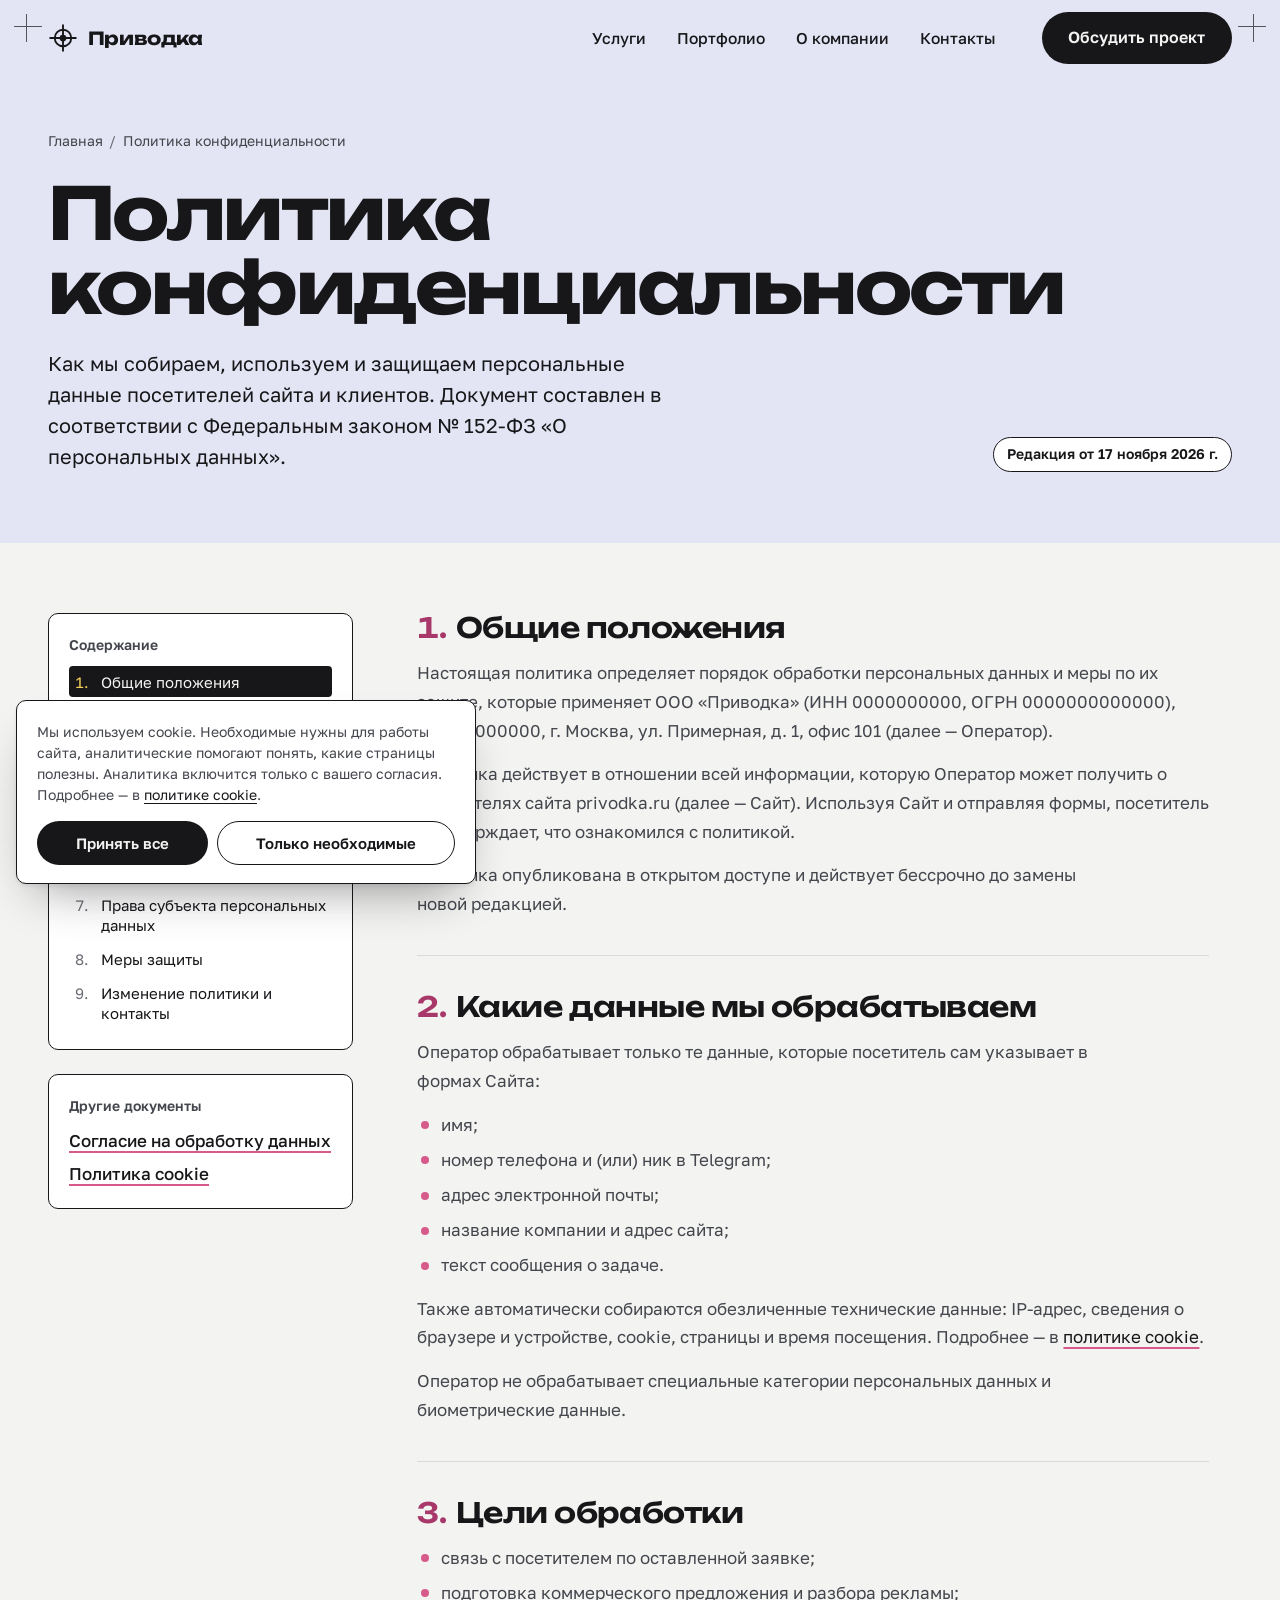
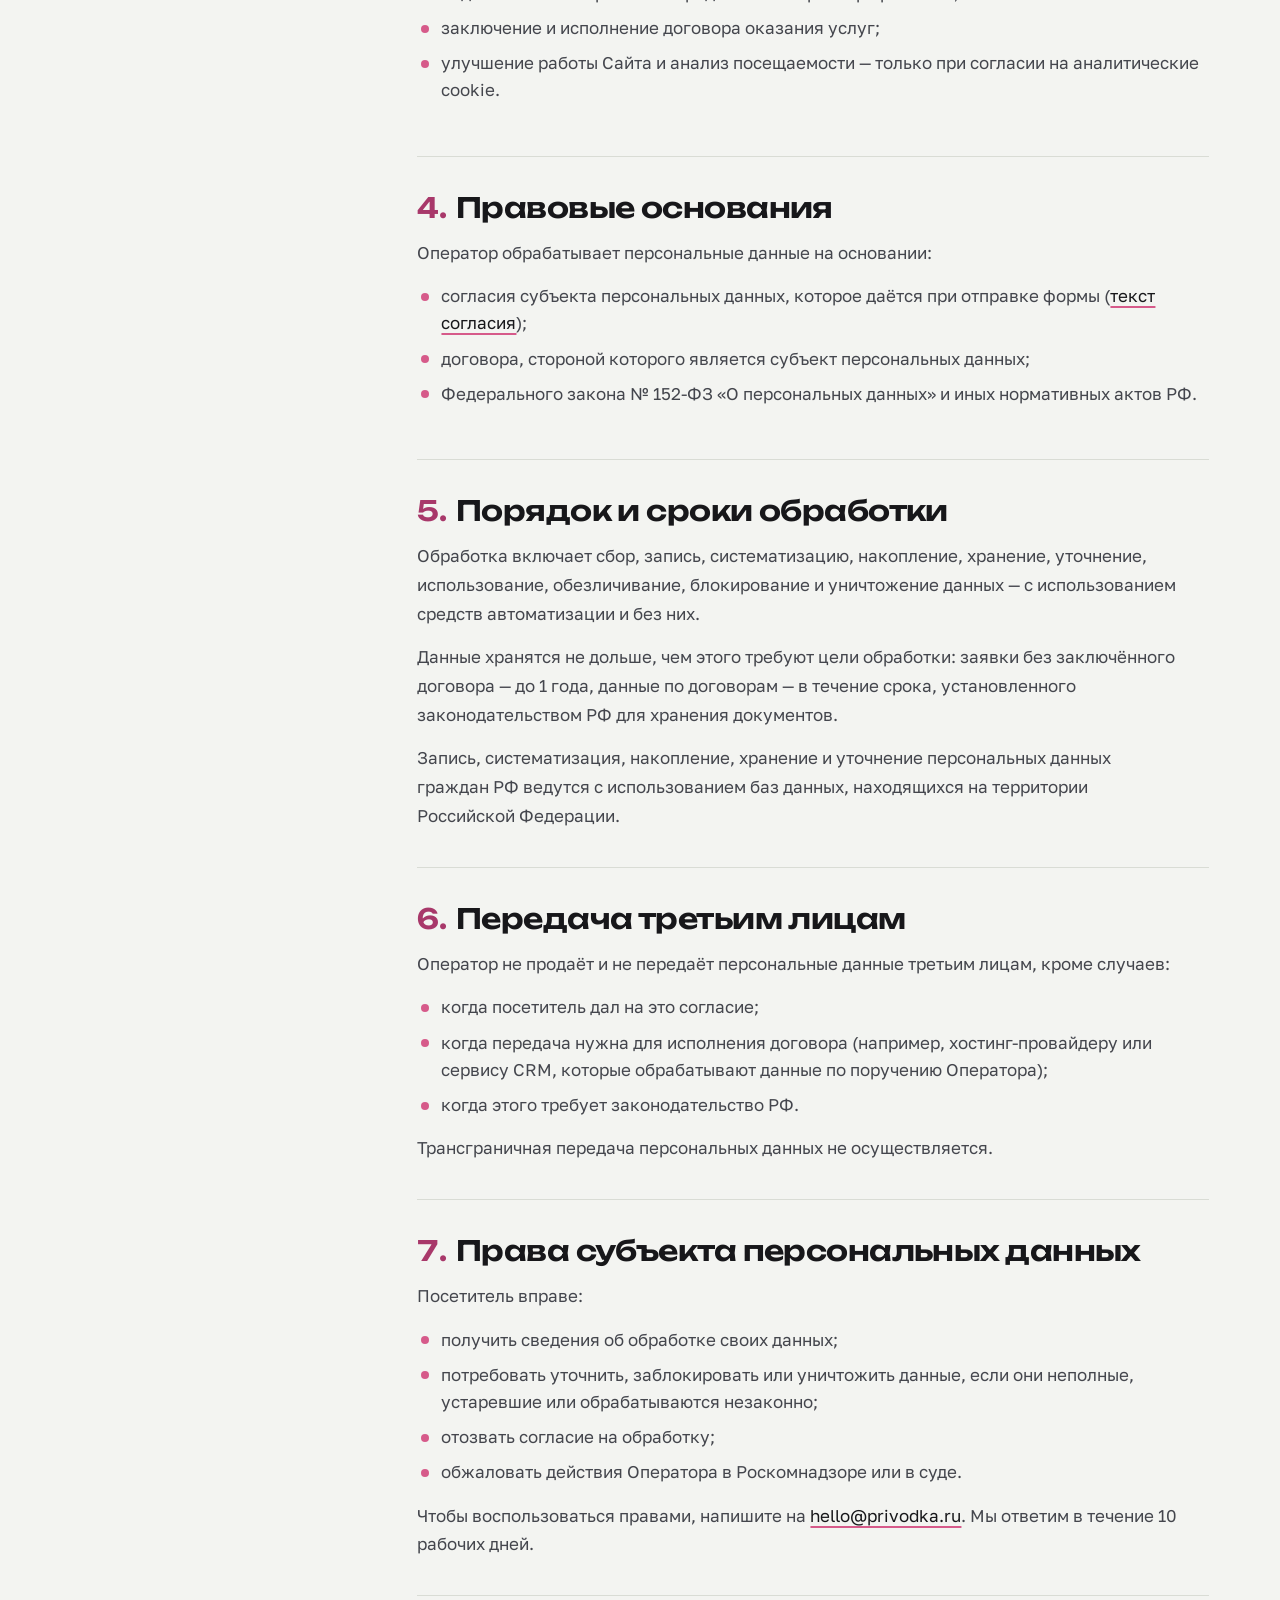
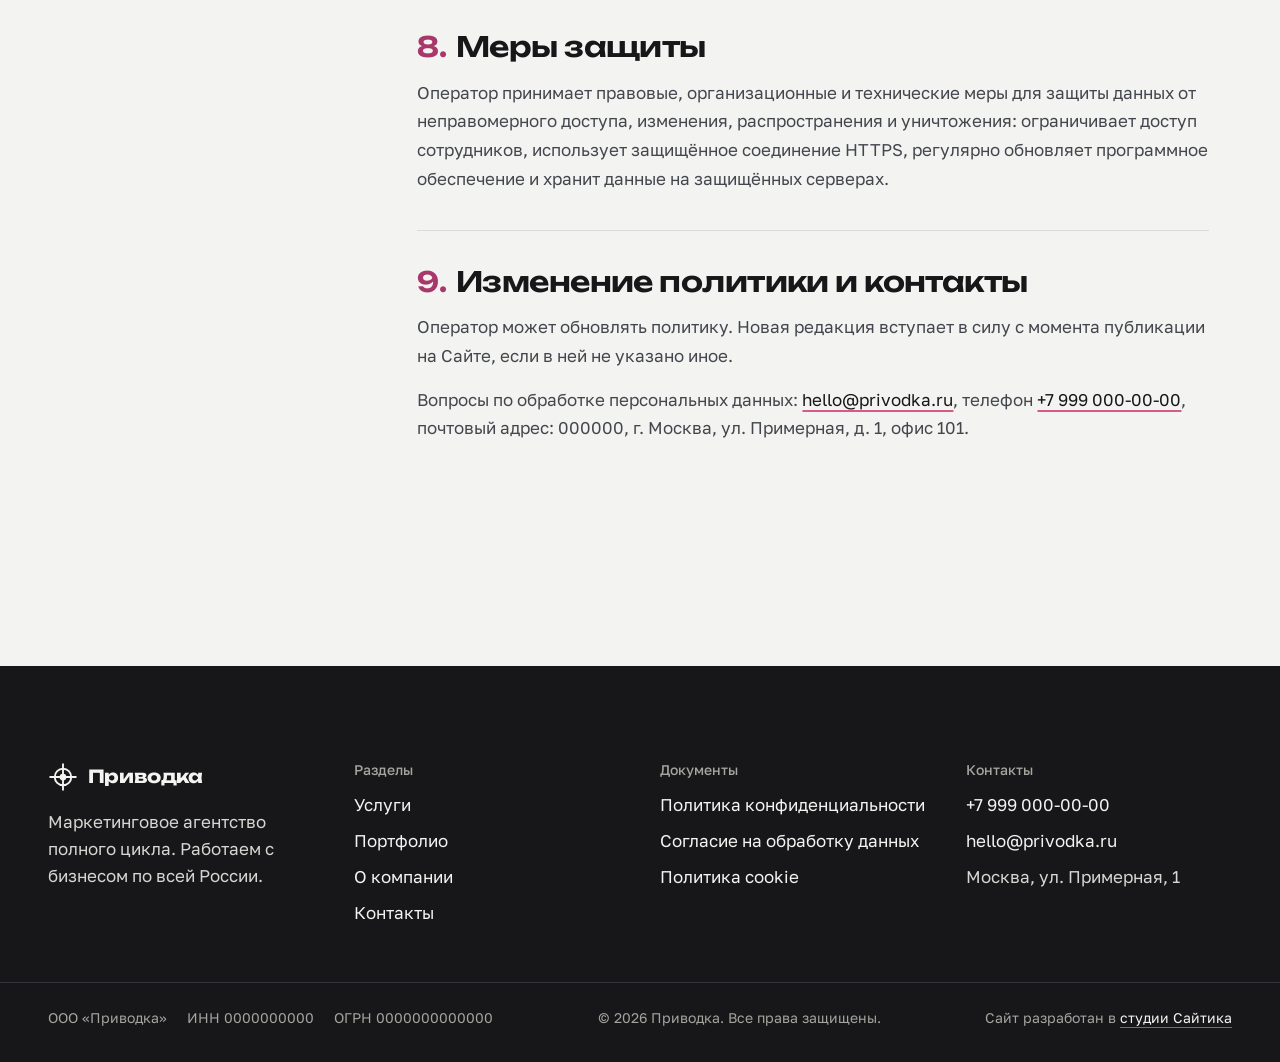
<file: privacy.html>
<!DOCTYPE html>
<html lang="ru">
<head>
  <meta charset="UTF-8">
  <meta name="viewport" content="width=device-width, initial-scale=1, viewport-fit=cover">
  <title>Политика конфиденциальности — Приводка</title>
  <meta name="description" content="Политика ООО «Приводка» в отношении обработки персональных данных посетителей сайта.">
  <meta name="theme-color" content="#F3F4F1">
  <meta property="og:type" content="website">
  <meta property="og:title" content="Политика конфиденциальности — Приводка">
  <meta property="og:description" content="Четыре краски. Один чёткий результат. Стратегия, реклама и сайты в одной системе.">
  <link rel="icon" href="assets/images/favicon.svg" type="image/svg+xml">
  <link rel="preload" href="assets/fonts/Unbounded.woff" as="font" type="font/woff" crossorigin>
  <link rel="stylesheet" href="style.css">
  <script>
    (function (d) {
      d.classList.add('js');
      var reduce = window.matchMedia && window.matchMedia('(prefers-reduced-motion: reduce)').matches;
      try { if ('scrollRestoration' in history) history.scrollRestoration = 'manual'; } catch (e) {}
      try {
        var v = sessionStorage.getItem('pv-veil');
        if (v && !reduce) { v = JSON.parse(v); d.classList.add('veil-in'); d.setAttribute('data-veil-title', v.t); d.style.setProperty('--veil-bg', v.bg); }
        sessionStorage.removeItem('pv-veil');
        if (d.hasAttribute('data-intro') && !v && !reduce && !sessionStorage.getItem('pv-intro')) d.classList.add('intro-on');
      } catch (e) {}
      setTimeout(function () { d.classList.add('is-ready'); }, 4000); /* safety net */
    })(document.documentElement);
  </script>
</head>
<body class="page-inner page-doc">

<span id="page-top" class="page-top" aria-hidden="true"></span>
<a class="skip-link" href="#main">Перейти к содержанию</a>


<header class="site-header" data-header>
  <div class="container header-inner">
    <a class="logo" href="index.html" aria-label="Приводка — на главную">
      <svg class="logo-mark" viewBox="0 0 40 40" aria-hidden="true"><circle cx="20" cy="20" r="11" fill="none" stroke="currentColor" stroke-width="2.5"/><circle cx="20" cy="20" r="4.5" fill="currentColor"/><path d="M20 2v36M2 20h36" stroke="currentColor" stroke-width="2.5"/></svg>
      <span class="logo-word">Приводка</span>
    </a>

    <nav class="main-nav" aria-label="Основное меню">
      <ul>
        <li><a href="services.html">Услуги</a></li>
        <li><a href="portfolio.html">Портфолио</a></li>
        <li><a href="about.html">О компании</a></li>
        <li><a href="about.html#contacts">Контакты</a></li>
      </ul>
    </nav>

    <a class="btn btn-ink header-cta" href="#brief">Обсудить проект</a>

    <button class="burger" type="button" aria-expanded="false" aria-controls="mobile-menu" data-burger>
      <span class="burger-lines" aria-hidden="true"><span></span><span></span></span>
      <span class="visually-hidden" data-burger-label>Открыть меню</span>
    </button>
  </div>
</header>

<div class="mobile-menu" id="mobile-menu" data-menu aria-hidden="true" role="dialog" aria-modal="true" aria-label="Меню">
  <div class="mobile-menu-sheet">
    <nav aria-label="Мобильное меню">
      <ul class="mobile-menu-list">
        <li><a href="index.html"><span class="ink-dot ink-c" aria-hidden="true"></span>Главная</a></li>
        <li><a href="services.html"><span class="ink-dot ink-m" aria-hidden="true"></span>Услуги</a></li>
        <li><a href="portfolio.html"><span class="ink-dot ink-y" aria-hidden="true"></span>Портфолио</a></li>
        <li><a href="about.html"><span class="ink-dot ink-g" aria-hidden="true"></span>О компании</a></li>
        <li><a href="about.html#contacts"><span class="ink-dot ink-b" aria-hidden="true"></span>Контакты</a></li>
      </ul>
    </nav>
    <div class="mobile-menu-foot">
      <a class="btn btn-ink btn-wide" href="#brief" data-menu-close>Обсудить проект</a>
      <p class="mobile-menu-contacts">
        <a href="tel:+79990000000">+7 999 000-00-00</a>
        <a href="mailto:hello@privodka.ru">hello@privodka.ru</a>
      </p>
    </div>
  </div>
</div>

<main id="main">

  <section class="page-hero doc-hero" aria-labelledby="page-title">
    <div class="proof-marks" aria-hidden="true"><span class="crop crop-tl"></span><span class="crop crop-tr"></span></div>
    <div class="container page-hero-grid">
      <nav class="crumbs" aria-label="Хлебные крошки" data-enter style="--d:0"><ol><li><a href="index.html">Главная</a></li><li aria-current="page">Политика конфиденциальности</li></ol></nav>
      <h1 class="doc-title" id="page-title" data-enter style="--d:1">Политика конфиденциальности</h1>
      <p class="page-lead" data-enter style="--d:2">Как мы собираем, используем и защищаем персональные данные посетителей сайта и клиентов. Документ составлен в соответствии с Федеральным законом № 152-ФЗ «О персональных данных».</p>
      <p class="doc-date" data-enter style="--d:3">Редакция от 17 ноября 2026 г.</p>
    </div>
  </section>

  <div class="section doc">
    <div class="container doc-grid">
      <aside class="doc-aside">
        <nav class="toc" aria-label="Содержание документа" data-toc>
          <p class="toc-title">Содержание</p>
          <ol><li><a href="#s1">Общие положения</a></li><li><a href="#s2">Какие данные мы обрабатываем</a></li><li><a href="#s3">Цели обработки</a></li><li><a href="#s4">Правовые основания</a></li><li><a href="#s5">Порядок и сроки обработки</a></li><li><a href="#s6">Передача третьим лицам</a></li><li><a href="#s7">Права субъекта персональных данных</a></li><li><a href="#s8">Меры защиты</a></li><li><a href="#s9">Изменение политики и контакты</a></li></ol>
        </nav>
        <div class="doc-related">
          <p class="toc-title">Другие документы</p>
          <ul><li><a href="consent.html">Согласие на обработку данных</a></li><li><a href="cookies.html">Политика cookie</a></li></ul>
        </div>
      </aside>
      <article class="doc-body">
        <section class="doc-sec" id="s1" aria-labelledby="s1-t">
          <h2 id="s1-t"><span class="doc-num">1.</span> Общие положения</h2>
          <p>Настоящая политика определяет порядок обработки персональных данных и меры по их защите, которые применяет ООО «Приводка» (ИНН 0000000000, ОГРН 0000000000000), адрес: 000000, г. Москва, ул. Примерная, д. 1, офис 101 (далее — Оператор).</p>
          <p>Политика действует в отношении всей информации, которую Оператор может получить о посетителях сайта privodka.ru (далее — Сайт). Используя Сайт и отправляя формы, посетитель подтверждает, что ознакомился с политикой.</p>
          <p>Политика опубликована в открытом доступе и действует бессрочно до замены новой редакцией.</p>
        </section>
        <section class="doc-sec" id="s2" aria-labelledby="s2-t">
          <h2 id="s2-t"><span class="doc-num">2.</span> Какие данные мы обрабатываем</h2>
          <p>Оператор обрабатывает только те данные, которые посетитель сам указывает в формах Сайта:</p>
          <ul class="doc-list"><li>имя;</li><li>номер телефона и (или) ник в Telegram;</li><li>адрес электронной почты;</li><li>название компании и адрес сайта;</li><li>текст сообщения о задаче.</li></ul>
          <p>Также автоматически собираются обезличенные технические данные: IP-адрес, сведения о браузере и устройстве, cookie, страницы и время посещения. Подробнее — в <a href="cookies.html">политике cookie</a>.</p>
          <p>Оператор не обрабатывает специальные категории персональных данных и биометрические данные.</p>
        </section>
        <section class="doc-sec" id="s3" aria-labelledby="s3-t">
          <h2 id="s3-t"><span class="doc-num">3.</span> Цели обработки</h2>
          <ul class="doc-list"><li>связь с посетителем по оставленной заявке;</li><li>подготовка коммерческого предложения и разбора рекламы;</li><li>заключение и исполнение договора оказания услуг;</li><li>улучшение работы Сайта и анализ посещаемости — только при согласии на аналитические cookie.</li></ul>
        </section>
        <section class="doc-sec" id="s4" aria-labelledby="s4-t">
          <h2 id="s4-t"><span class="doc-num">4.</span> Правовые основания</h2>
          <p>Оператор обрабатывает персональные данные на основании:</p>
          <ul class="doc-list"><li>согласия субъекта персональных данных, которое даётся при отправке формы (<a href="consent.html">текст согласия</a>);</li><li>договора, стороной которого является субъект персональных данных;</li><li>Федерального закона № 152-ФЗ «О персональных данных» и иных нормативных актов РФ.</li></ul>
        </section>
        <section class="doc-sec" id="s5" aria-labelledby="s5-t">
          <h2 id="s5-t"><span class="doc-num">5.</span> Порядок и сроки обработки</h2>
          <p>Обработка включает сбор, запись, систематизацию, накопление, хранение, уточнение, использование, обезличивание, блокирование и уничтожение данных — с использованием средств автоматизации и без них.</p>
          <p>Данные хранятся не дольше, чем этого требуют цели обработки: заявки без заключённого договора — до 1 года, данные по договорам — в течение срока, установленного законодательством РФ для хранения документов.</p>
          <p>Запись, систематизация, накопление, хранение и уточнение персональных данных граждан РФ ведутся с использованием баз данных, находящихся на территории Российской Федерации.</p>
        </section>
        <section class="doc-sec" id="s6" aria-labelledby="s6-t">
          <h2 id="s6-t"><span class="doc-num">6.</span> Передача третьим лицам</h2>
          <p>Оператор не продаёт и не передаёт персональные данные третьим лицам, кроме случаев:</p>
          <ul class="doc-list"><li>когда посетитель дал на это согласие;</li><li>когда передача нужна для исполнения договора (например, хостинг-провайдеру или сервису CRM, которые обрабатывают данные по поручению Оператора);</li><li>когда этого требует законодательство РФ.</li></ul>
          <p>Трансграничная передача персональных данных не осуществляется.</p>
        </section>
        <section class="doc-sec" id="s7" aria-labelledby="s7-t">
          <h2 id="s7-t"><span class="doc-num">7.</span> Права субъекта персональных данных</h2>
          <p>Посетитель вправе:</p>
          <ul class="doc-list"><li>получить сведения об обработке своих данных;</li><li>потребовать уточнить, заблокировать или уничтожить данные, если они неполные, устаревшие или обрабатываются незаконно;</li><li>отозвать согласие на обработку;</li><li>обжаловать действия Оператора в Роскомнадзоре или в суде.</li></ul>
          <p>Чтобы воспользоваться правами, напишите на <a href="mailto:hello@privodka.ru">hello@privodka.ru</a>. Мы ответим в течение 10 рабочих дней.</p>
        </section>
        <section class="doc-sec" id="s8" aria-labelledby="s8-t">
          <h2 id="s8-t"><span class="doc-num">8.</span> Меры защиты</h2>
          <p>Оператор принимает правовые, организационные и технические меры для защиты данных от неправомерного доступа, изменения, распространения и уничтожения: ограничивает доступ сотрудников, использует защищённое соединение HTTPS, регулярно обновляет программное обеспечение и хранит данные на защищённых серверах.</p>
        </section>
        <section class="doc-sec" id="s9" aria-labelledby="s9-t">
          <h2 id="s9-t"><span class="doc-num">9.</span> Изменение политики и контакты</h2>
          <p>Оператор может обновлять политику. Новая редакция вступает в силу с момента публикации на Сайте, если в ней не указано иное.</p>
          <p>Вопросы по обработке персональных данных: <a href="mailto:hello@privodka.ru">hello@privodka.ru</a>, телефон <a href="tel:+79990000000">+7 999 000-00-00</a>, почтовый адрес: 000000, г. Москва, ул. Примерная, д. 1, офис 101.</p>
        </section>
      </article>
    </div>
  </div>

</main>

<footer class="site-footer">
  <div class="container footer-grid">
    <div class="footer-brand">
      <a class="logo logo-light" href="index.html" aria-label="Приводка — на главную">
        <svg class="logo-mark" viewBox="0 0 40 40" aria-hidden="true"><circle cx="20" cy="20" r="11" fill="none" stroke="currentColor" stroke-width="2.5"/><circle cx="20" cy="20" r="4.5" fill="currentColor"/><path d="M20 2v36M2 20h36" stroke="currentColor" stroke-width="2.5"/></svg>
        <span class="logo-word">Приводка</span>
      </a>
      <p>Маркетинговое агентство полного цикла. Работаем с бизнесом по всей России.</p>
    </div>
    <nav class="footer-col" aria-label="Разделы сайта">
      <h2>Разделы</h2>
      <ul>
        <li><a href="services.html">Услуги</a></li>
        <li><a href="portfolio.html">Портфолио</a></li>
        <li><a href="about.html">О компании</a></li>
        <li><a href="about.html#contacts">Контакты</a></li>
      </ul>
    </nav>
    <nav class="footer-col" aria-label="Документы">
      <h2>Документы</h2>
      <ul>
        <li><a href="privacy.html">Политика конфиденциальности</a></li>
        <li><a href="consent.html">Согласие на обработку данных</a></li>
        <li><a href="cookies.html">Политика cookie</a></li>
      </ul>
    </nav>
    <div class="footer-col">
      <h2>Контакты</h2>
      <ul>
        <li><a href="tel:+79990000000">+7 999 000-00-00</a></li>
        <li><a href="mailto:hello@privodka.ru">hello@privodka.ru</a></li>
        <li>Москва, ул. Примерная, 1</li>
      </ul>
    </div>
  </div>
  <div class="container footer-legal">
    <p><span>ООО «Приводка»</span> <span>ИНН 0000000000</span> <span>ОГРН 0000000000000</span></p>
    <p>© <span data-year>2026</span> Приводка. Все права защищены.</p>
    <p class="footer-credit">Сайт разработан в <a href="https://xn----8sbanucgj0ddhgg4o.xn--p1ai/?utm_source=client_sites&amp;utm_medium=referral&amp;utm_campaign=footer" target="_blank" rel="noopener">студии Сайтика</a></p>
  </div>
</footer>

<!-- Cookie notice (152-ФЗ): analytics runs only after consent -->
<div class="cookie" data-cookie role="region" aria-label="Уведомление о cookie" hidden>
  <p>Мы используем cookie. Необходимые нужны для работы сайта, аналитические помогают понять, какие страницы полезны. Аналитика включится только с вашего согласия. Подробнее — в <a href="cookies.html">политике cookie</a>.</p>
  <div class="cookie-actions">
    <button class="btn btn-ink" type="button" data-cookie-accept>Принять все</button>
    <button class="btn btn-line" type="button" data-cookie-necessary>Только необходимые</button>
  </div>
</div>

<script src="assets/js/main.js" defer></script>
</body>
</html>
</file>
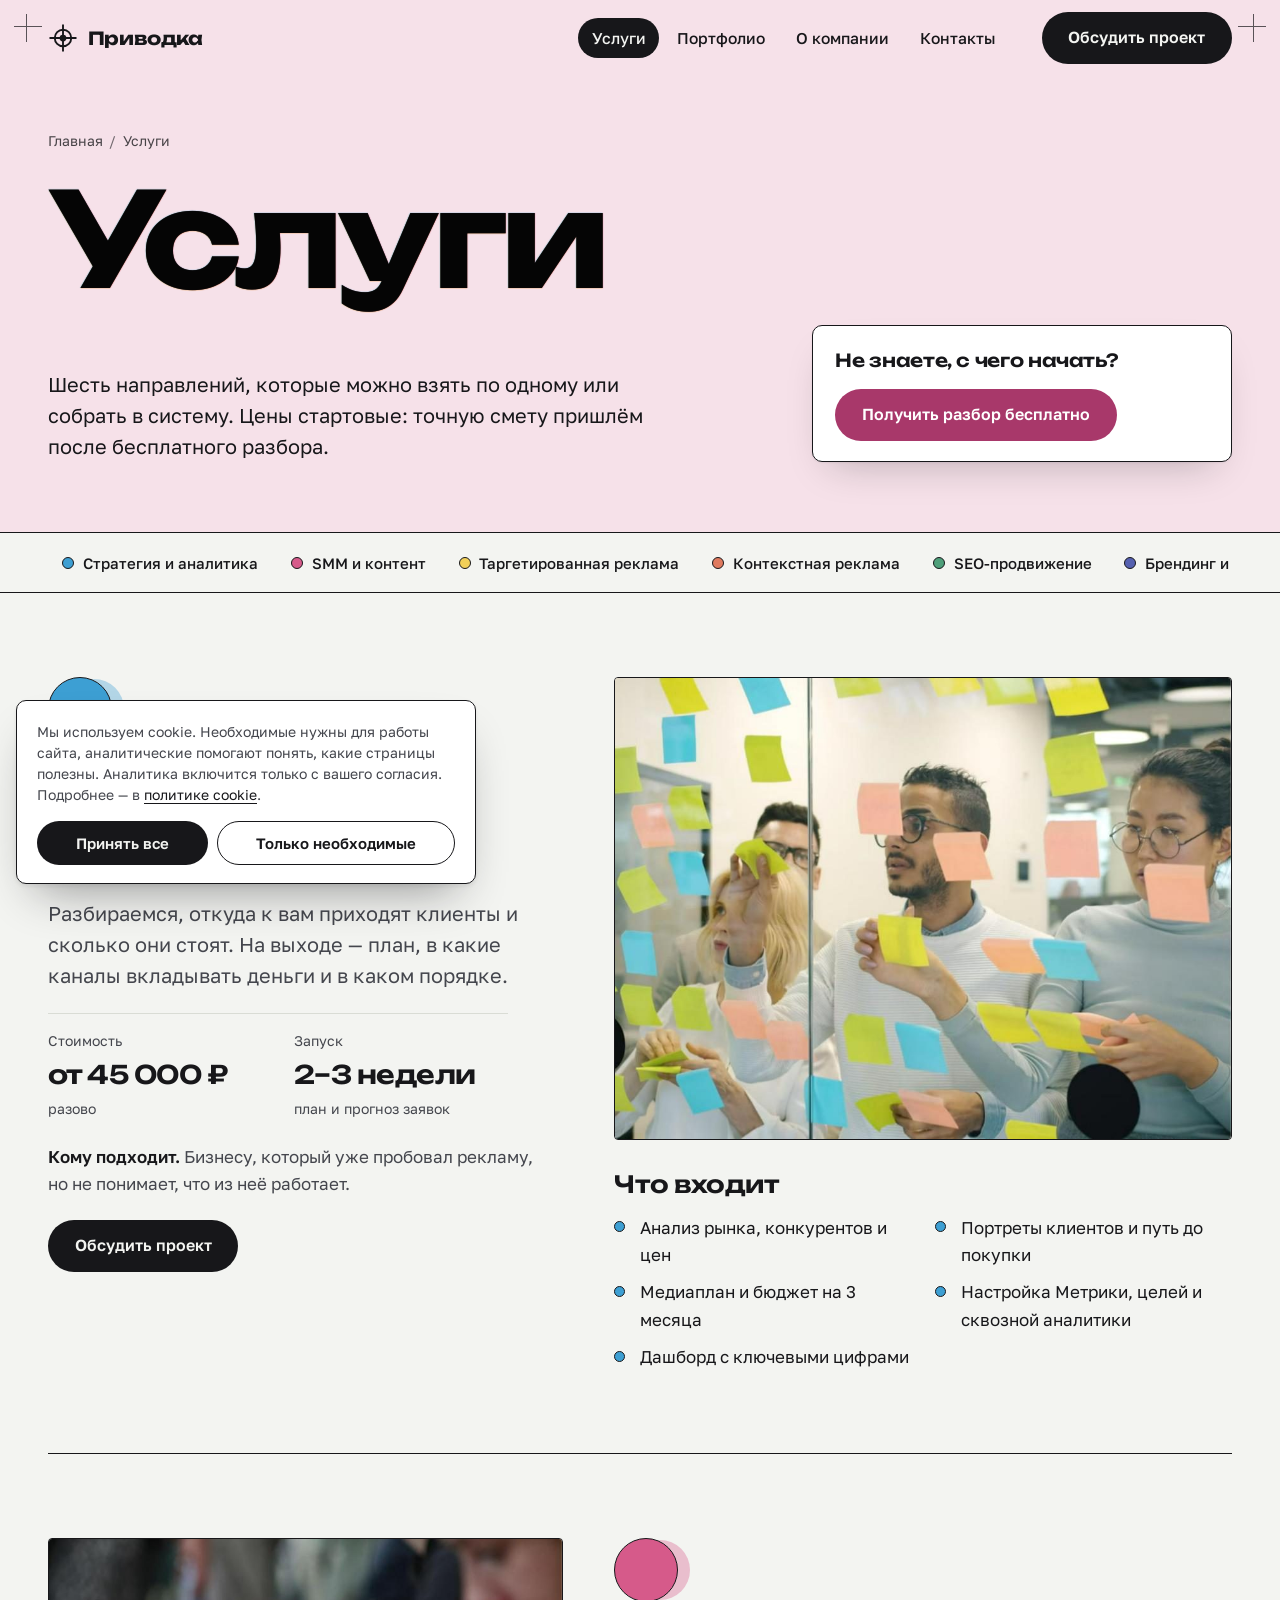
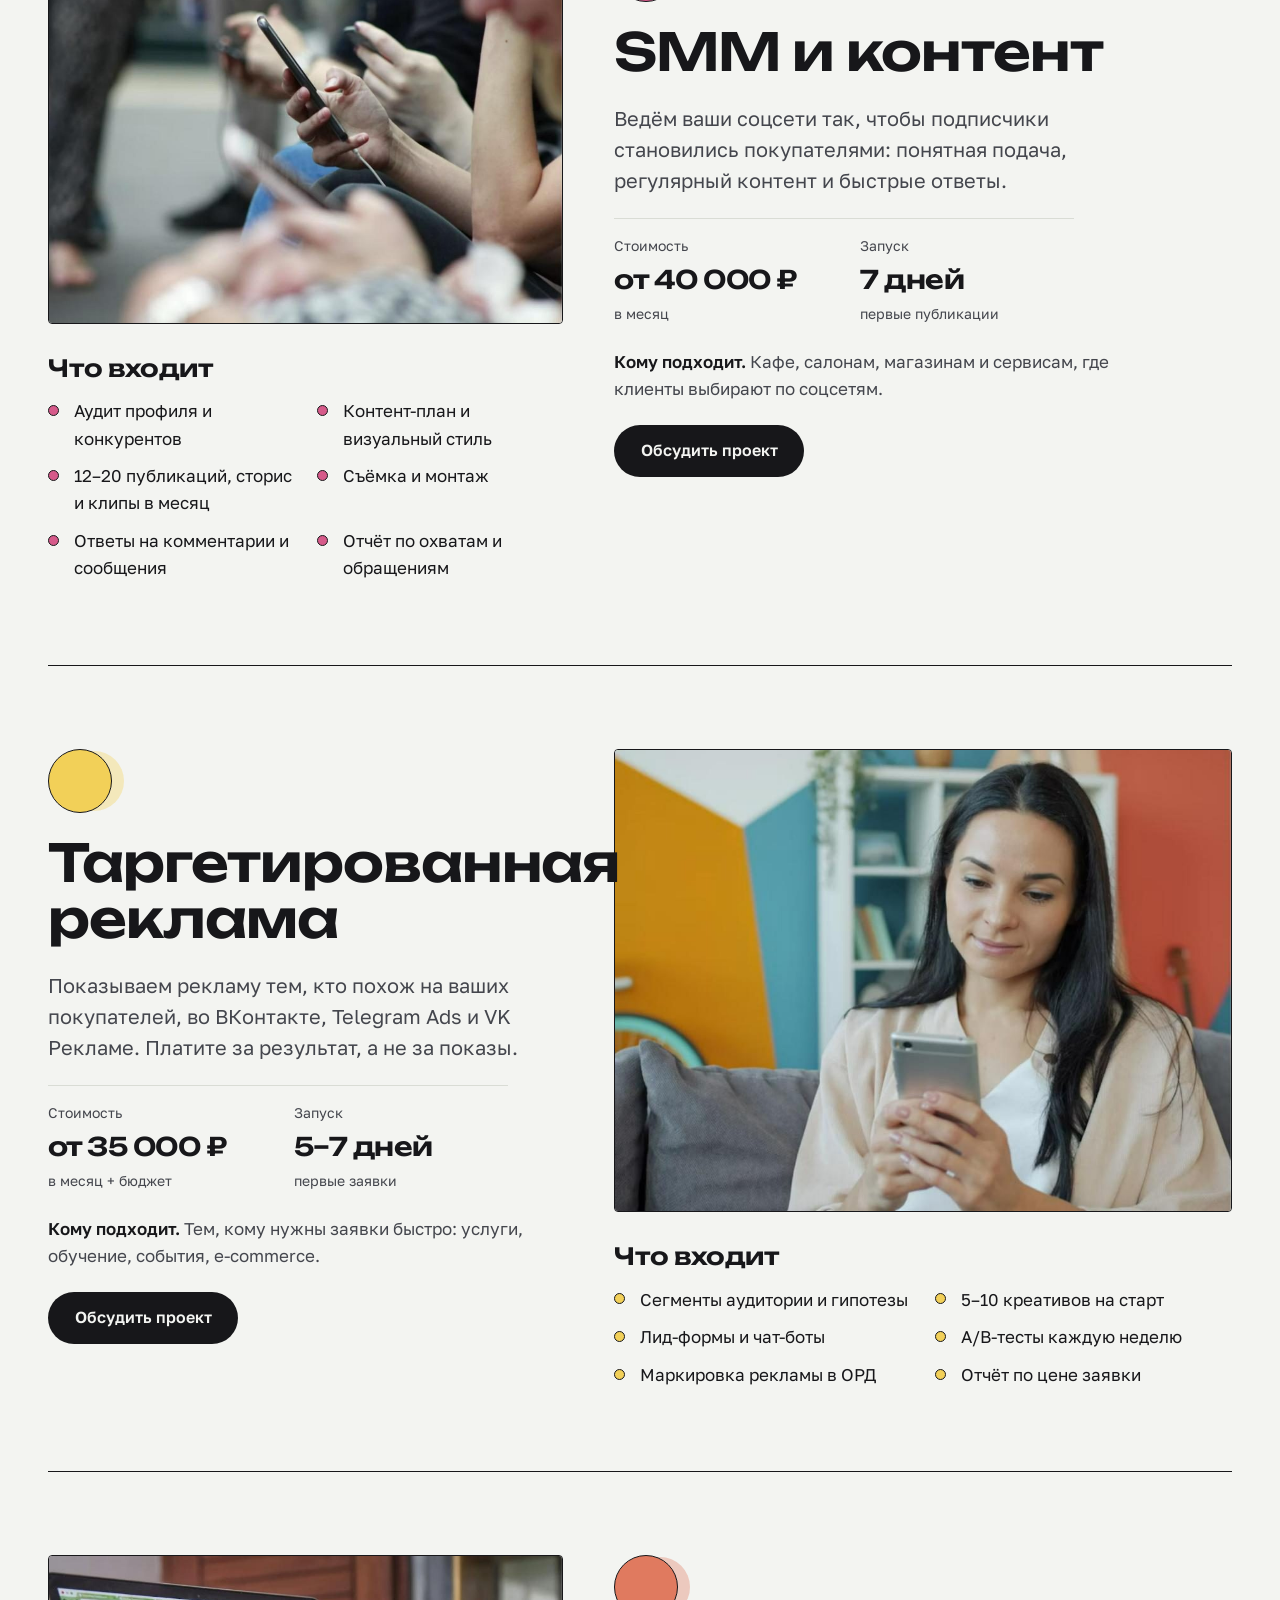
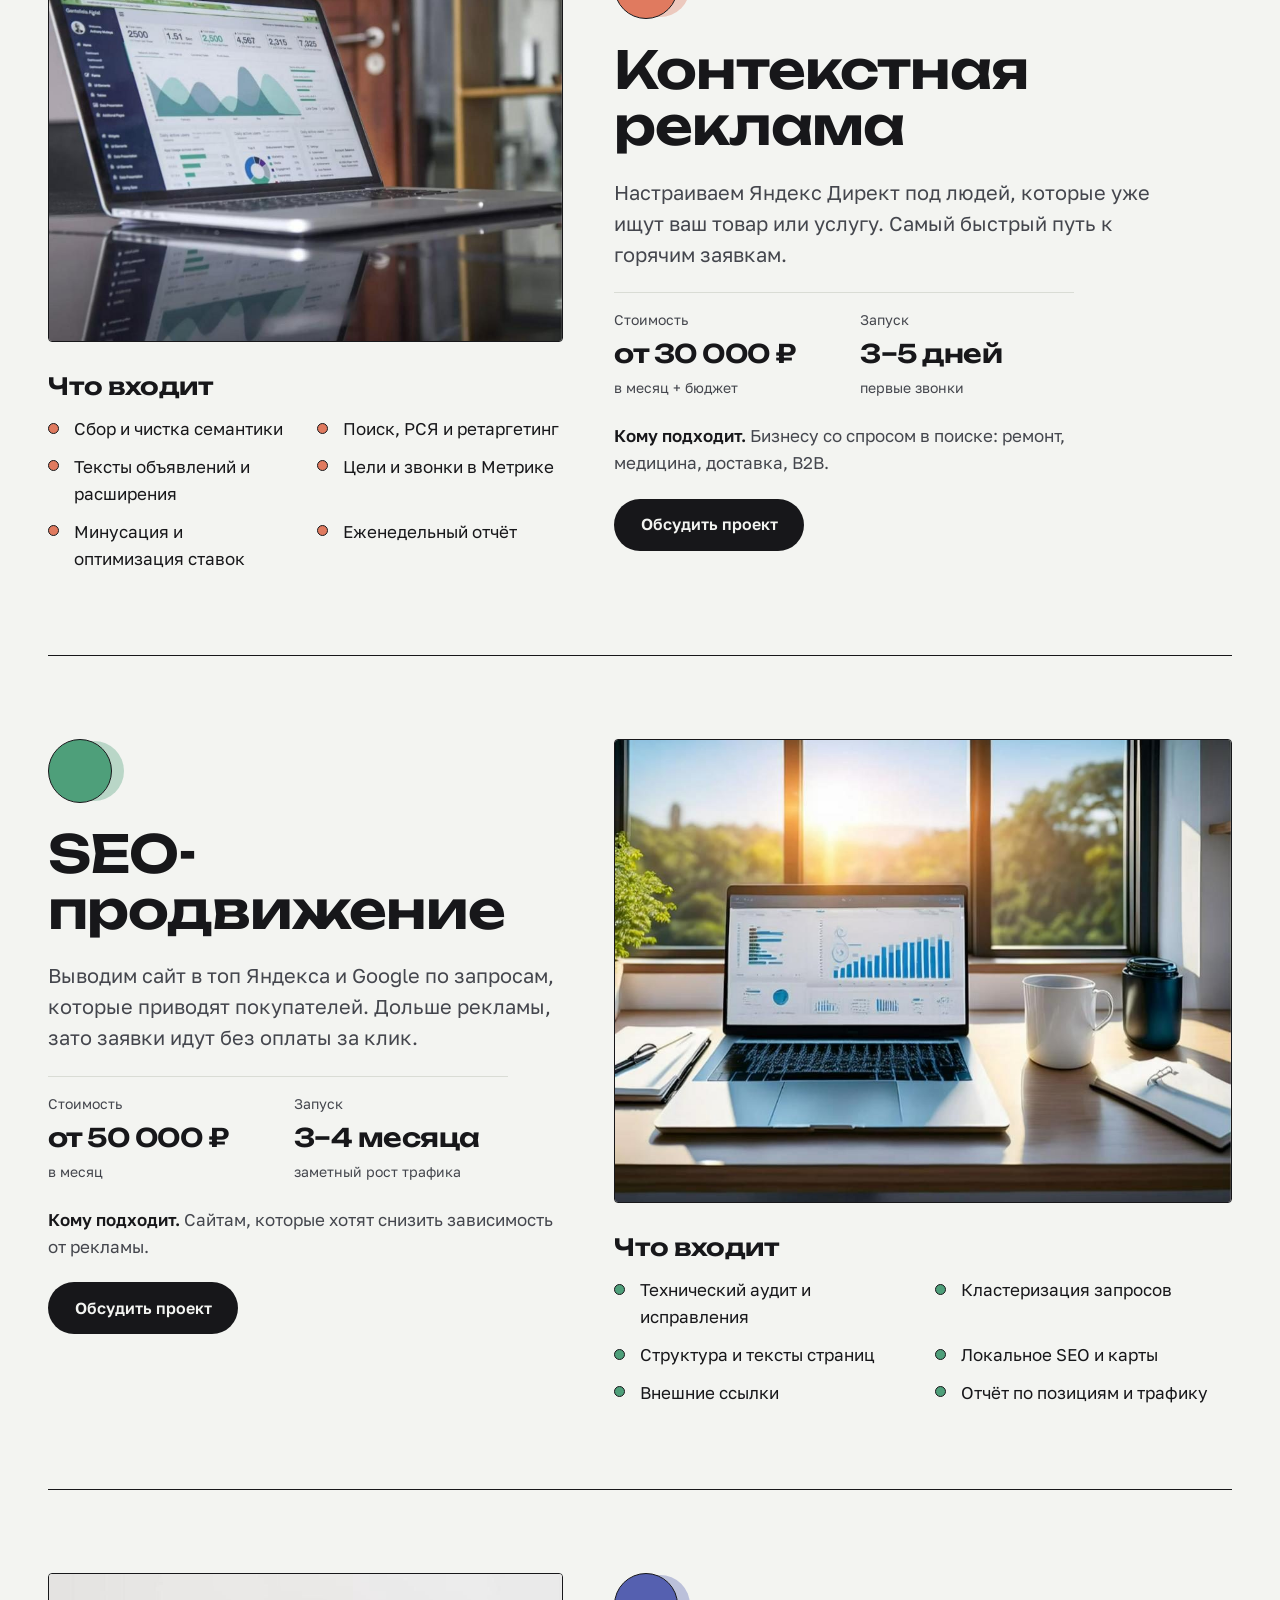
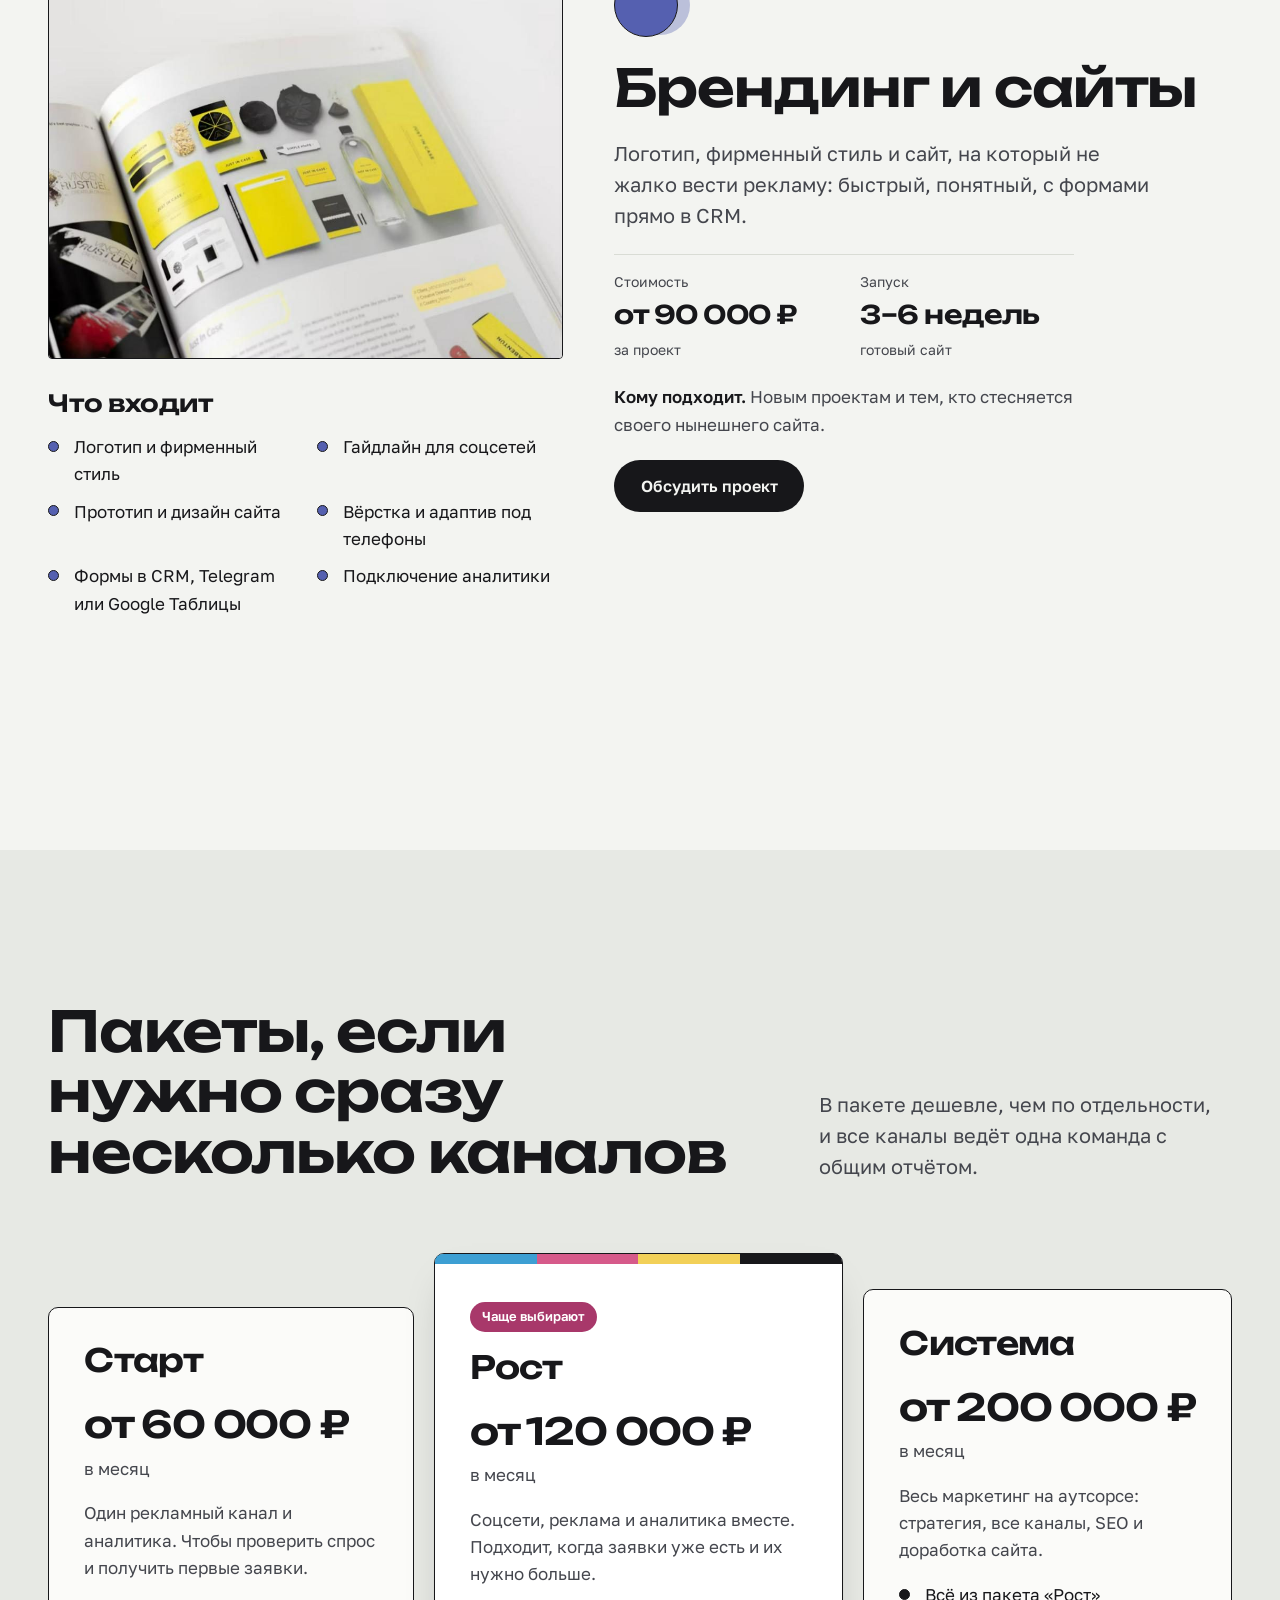
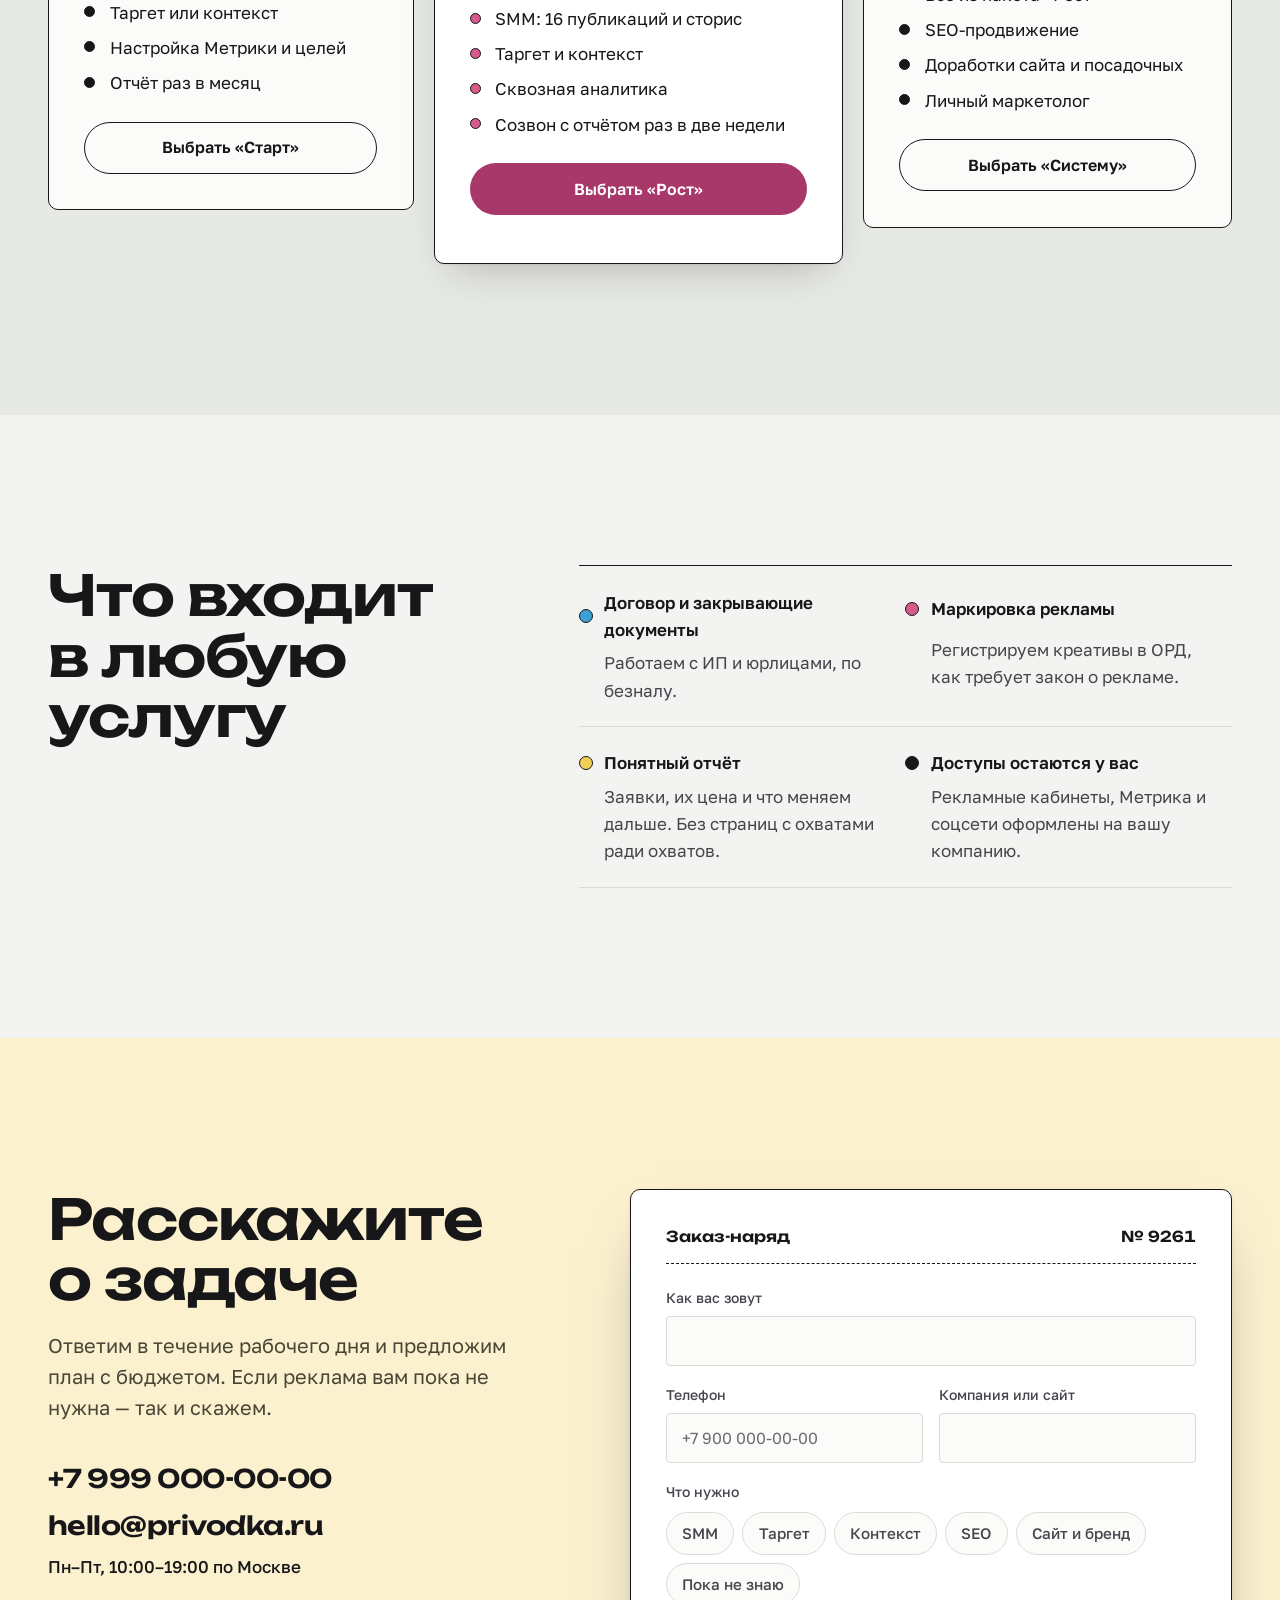
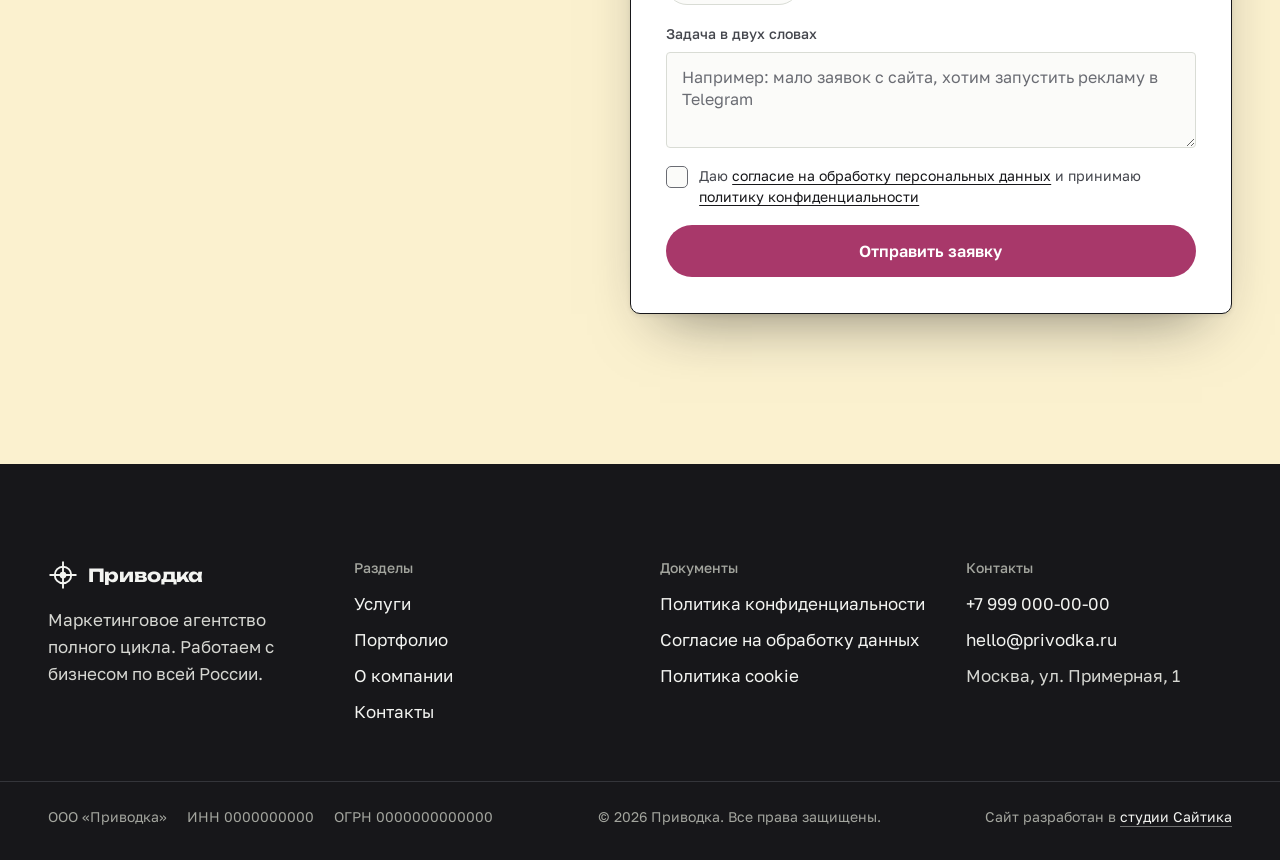
<file: services.html>
<!DOCTYPE html>
<html lang="ru">
<head>
  <meta charset="UTF-8">
  <meta name="viewport" content="width=device-width, initial-scale=1, viewport-fit=cover">
  <title>Услуги — Приводка, маркетинговое агентство</title>
  <meta name="description" content="Стратегия, SMM, таргет, контекстная реклама, SEO, брендинг и сайты: состав работ, сроки и стартовые цены агентства «Приводка».">
  <meta name="theme-color" content="#F3F4F1">
  <meta property="og:type" content="website">
  <meta property="og:title" content="Услуги агентства «Приводка»">
  <meta property="og:description" content="Четыре краски. Один чёткий результат. Стратегия, реклама и сайты в одной системе.">
  <link rel="icon" href="assets/images/favicon.svg" type="image/svg+xml">
  <link rel="preload" href="assets/fonts/Unbounded.woff" as="font" type="font/woff" crossorigin>
  <link rel="stylesheet" href="style.css">
  <script>
    (function (d) {
      d.classList.add('js');
      var reduce = window.matchMedia && window.matchMedia('(prefers-reduced-motion: reduce)').matches;
      try { if ('scrollRestoration' in history) history.scrollRestoration = 'manual'; } catch (e) {}
      try {
        var v = sessionStorage.getItem('pv-veil');
        if (v && !reduce) { v = JSON.parse(v); d.classList.add('veil-in'); d.setAttribute('data-veil-title', v.t); d.style.setProperty('--veil-bg', v.bg); }
        sessionStorage.removeItem('pv-veil');
        if (d.hasAttribute('data-intro') && !v && !reduce && !sessionStorage.getItem('pv-intro')) d.classList.add('intro-on');
      } catch (e) {}
      setTimeout(function () { d.classList.add('is-ready'); }, 4000); /* safety net */
    })(document.documentElement);
  </script>
</head>
<body class="page-inner page-services">

<span id="page-top" class="page-top" aria-hidden="true"></span>
<a class="skip-link" href="#main">Перейти к содержанию</a>


<header class="site-header" data-header>
  <div class="container header-inner">
    <a class="logo" href="index.html" aria-label="Приводка — на главную">
      <svg class="logo-mark" viewBox="0 0 40 40" aria-hidden="true"><circle cx="20" cy="20" r="11" fill="none" stroke="currentColor" stroke-width="2.5"/><circle cx="20" cy="20" r="4.5" fill="currentColor"/><path d="M20 2v36M2 20h36" stroke="currentColor" stroke-width="2.5"/></svg>
      <span class="logo-word">Приводка</span>
    </a>

    <nav class="main-nav" aria-label="Основное меню">
      <ul>
        <li><a href="services.html" aria-current="page">Услуги</a></li>
        <li><a href="portfolio.html">Портфолио</a></li>
        <li><a href="about.html">О компании</a></li>
        <li><a href="about.html#contacts">Контакты</a></li>
      </ul>
    </nav>

    <a class="btn btn-ink header-cta" href="#brief">Обсудить проект</a>

    <button class="burger" type="button" aria-expanded="false" aria-controls="mobile-menu" data-burger>
      <span class="burger-lines" aria-hidden="true"><span></span><span></span></span>
      <span class="visually-hidden" data-burger-label>Открыть меню</span>
    </button>
  </div>
</header>

<div class="mobile-menu" id="mobile-menu" data-menu aria-hidden="true" role="dialog" aria-modal="true" aria-label="Меню">
  <div class="mobile-menu-sheet">
    <nav aria-label="Мобильное меню">
      <ul class="mobile-menu-list">
        <li><a href="index.html"><span class="ink-dot ink-c" aria-hidden="true"></span>Главная</a></li>
        <li><a href="services.html" aria-current="page"><span class="ink-dot ink-m" aria-hidden="true"></span>Услуги</a></li>
        <li><a href="portfolio.html"><span class="ink-dot ink-y" aria-hidden="true"></span>Портфолио</a></li>
        <li><a href="about.html"><span class="ink-dot ink-g" aria-hidden="true"></span>О компании</a></li>
        <li><a href="about.html#contacts"><span class="ink-dot ink-b" aria-hidden="true"></span>Контакты</a></li>
      </ul>
    </nav>
    <div class="mobile-menu-foot">
      <a class="btn btn-ink btn-wide" href="#brief" data-menu-close>Обсудить проект</a>
      <p class="mobile-menu-contacts">
        <a href="tel:+79990000000">+7 999 000-00-00</a>
        <a href="mailto:hello@privodka.ru">hello@privodka.ru</a>
      </p>
    </div>
  </div>
</div>

<main id="main">

  <section class="page-hero" aria-labelledby="page-title">
    <div class="proof-marks" aria-hidden="true">
      <span class="crop crop-tl"></span><span class="crop crop-tr"></span>
    </div>
    <div class="container page-hero-grid">
      <nav class="crumbs" data-enter style="--d:0" aria-label="Хлебные крошки"><ol><li><a href="index.html">Главная</a></li><li aria-current="page">Услуги</li></ol></nav>
      <h1 class="page-title register" id="page-title" data-register data-enter style="--d:1">
        <span class="register-plate plate-y" aria-hidden="true">Услуги</span>
        <span class="register-plate plate-m" aria-hidden="true">Услуги</span>
        <span class="register-plate plate-c" aria-hidden="true">Услуги</span>
        <span class="register-key">Услуги</span>
      </h1>
      <p class="page-lead" data-enter style="--d:2">Шесть направлений, которые можно взять по одному или собрать в систему. Цены стартовые: точную смету пришлём после бесплатного разбора.</p>
      <div class="page-hero-aside" data-enter style="--d:3">
        <p>Не знаете, с чего начать?</p>
        <a class="btn btn-magenta" href="#brief" data-need="unknown">Получить разбор бесплатно</a>
      </div>
    </div>
  </section>

  <nav class="ink-nav" aria-label="Разделы услуг" data-ink-nav>
    <div class="container"><ul><li><a href="#strategy" style="--ink: var(--c)"><span class="ink-dot" aria-hidden="true"></span>Стратегия и аналитика</a></li><li><a href="#smm" style="--ink: var(--m)"><span class="ink-dot" aria-hidden="true"></span>SMM и контент</a></li><li><a href="#target" style="--ink: var(--y)"><span class="ink-dot" aria-hidden="true"></span>Таргетированная реклама</a></li><li><a href="#context" style="--ink: var(--r)"><span class="ink-dot" aria-hidden="true"></span>Контекстная реклама</a></li><li><a href="#seo" style="--ink: var(--g)"><span class="ink-dot" aria-hidden="true"></span>SEO-продвижение</a></li><li><a href="#branding" style="--ink: var(--b)"><span class="ink-dot" aria-hidden="true"></span>Брендинг и сайты</a></li></ul></div>
  </nav>

  <section class="section svc-list" aria-label="Список услуг">
    <div class="container">
    <article class="svc" id="strategy" style="--ink: var(--c)" aria-labelledby="strategy-title">
      <div class="svc-main">
        <span class="svc-swatch" aria-hidden="true"></span>
        <h2 class="svc-title" id="strategy-title">Стратегия и аналитика</h2>
        <p class="svc-lead">Разбираемся, откуда к вам приходят клиенты и сколько они стоят. На выходе — план, в какие каналы вкладывать деньги и в каком порядке.</p>
        <dl class="svc-terms">
          <div><dt>Стоимость</dt><dd>от 45 000 ₽</dd><dd class="svc-terms-note">разово</dd></div>
          <div><dt>Запуск</dt><dd>2–3 недели</dd><dd class="svc-terms-note">план и прогноз заявок</dd></div>
        </dl>
        <p class="svc-who"><strong>Кому подходит.</strong> Бизнесу, который уже пробовал рекламу, но не понимает, что из неё работает.</p>
        <a class="btn btn-ink" href="#brief" data-need="strategy">Обсудить проект</a>
      </div>
      <div class="svc-side" data-register-scroll>
        <img class="photo svc-ph" src="assets/images/svc-strategy.jpg" alt="Команда планирует стратегию на стикерах" width="973" height="730" loading="lazy" decoding="async">
        <div class="svc-incl">
          <h3>Что входит</h3>
          <ul class="ticks"><li>Анализ рынка, конкурентов и цен</li><li>Портреты клиентов и путь до покупки</li><li>Медиаплан и бюджет на 3 месяца</li><li>Настройка Метрики, целей и сквозной аналитики</li><li>Дашборд с ключевыми цифрами</li></ul>
        </div>
      </div>
    </article>
    <article class="svc" id="smm" style="--ink: var(--m)" aria-labelledby="smm-title">
      <div class="svc-main">
        <span class="svc-swatch" aria-hidden="true"></span>
        <h2 class="svc-title" id="smm-title">SMM и контент</h2>
        <p class="svc-lead">Ведём ваши соцсети так, чтобы подписчики становились покупателями: понятная подача, регулярный контент и быстрые ответы.</p>
        <dl class="svc-terms">
          <div><dt>Стоимость</dt><dd>от 40 000 ₽</dd><dd class="svc-terms-note">в месяц</dd></div>
          <div><dt>Запуск</dt><dd>7 дней</dd><dd class="svc-terms-note">первые публикации</dd></div>
        </dl>
        <p class="svc-who"><strong>Кому подходит.</strong> Кафе, салонам, магазинам и сервисам, где клиенты выбирают по соцсетям.</p>
        <a class="btn btn-ink" href="#brief" data-need="smm">Обсудить проект</a>
      </div>
      <div class="svc-side" data-register-scroll>
        <img class="photo svc-ph" src="assets/images/svc-smm.jpg" alt="Люди листают ленту в телефонах" width="973" height="730" loading="lazy" decoding="async">
        <div class="svc-incl">
          <h3>Что входит</h3>
          <ul class="ticks"><li>Аудит профиля и конкурентов</li><li>Контент-план и визуальный стиль</li><li>12–20 публикаций, сторис и клипы в месяц</li><li>Съёмка и монтаж</li><li>Ответы на комментарии и сообщения</li><li>Отчёт по охватам и обращениям</li></ul>
        </div>
      </div>
    </article>
    <article class="svc" id="target" style="--ink: var(--y)" aria-labelledby="target-title">
      <div class="svc-main">
        <span class="svc-swatch" aria-hidden="true"></span>
        <h2 class="svc-title" id="target-title">Таргетированная реклама</h2>
        <p class="svc-lead">Показываем рекламу тем, кто похож на ваших покупателей, во ВКонтакте, Telegram Ads и VK Рекламе. Платите за результат, а не за показы.</p>
        <dl class="svc-terms">
          <div><dt>Стоимость</dt><dd>от 35 000 ₽</dd><dd class="svc-terms-note">в месяц + бюджет</dd></div>
          <div><dt>Запуск</dt><dd>5–7 дней</dd><dd class="svc-terms-note">первые заявки</dd></div>
        </dl>
        <p class="svc-who"><strong>Кому подходит.</strong> Тем, кому нужны заявки быстро: услуги, обучение, события, e-commerce.</p>
        <a class="btn btn-ink" href="#brief" data-need="target">Обсудить проект</a>
      </div>
      <div class="svc-side" data-register-scroll>
        <img class="photo svc-ph" src="assets/images/svc-target.jpg" alt="Девушка смотрит рекламу в телефоне" width="973" height="730" loading="lazy" decoding="async">
        <div class="svc-incl">
          <h3>Что входит</h3>
          <ul class="ticks"><li>Сегменты аудитории и гипотезы</li><li>5–10 креативов на старт</li><li>Лид-формы и чат-боты</li><li>A/B-тесты каждую неделю</li><li>Маркировка рекламы в ОРД</li><li>Отчёт по цене заявки</li></ul>
        </div>
      </div>
    </article>
    <article class="svc" id="context" style="--ink: var(--r)" aria-labelledby="context-title">
      <div class="svc-main">
        <span class="svc-swatch" aria-hidden="true"></span>
        <h2 class="svc-title" id="context-title">Контекстная реклама</h2>
        <p class="svc-lead">Настраиваем Яндекс Директ под людей, которые уже ищут ваш товар или услугу. Самый быстрый путь к горячим заявкам.</p>
        <dl class="svc-terms">
          <div><dt>Стоимость</dt><dd>от 30 000 ₽</dd><dd class="svc-terms-note">в месяц + бюджет</dd></div>
          <div><dt>Запуск</dt><dd>3–5 дней</dd><dd class="svc-terms-note">первые звонки</dd></div>
        </dl>
        <p class="svc-who"><strong>Кому подходит.</strong> Бизнесу со спросом в поиске: ремонт, медицина, доставка, B2B.</p>
        <a class="btn btn-ink" href="#brief" data-need="context">Обсудить проект</a>
      </div>
      <div class="svc-side" data-register-scroll>
        <img class="photo svc-ph" src="assets/images/svc-context.jpg" alt="Ноутбук с отчётом по рекламным кампаниям" width="973" height="730" loading="lazy" decoding="async">
        <div class="svc-incl">
          <h3>Что входит</h3>
          <ul class="ticks"><li>Сбор и чистка семантики</li><li>Поиск, РСЯ и ретаргетинг</li><li>Тексты объявлений и расширения</li><li>Цели и звонки в Метрике</li><li>Минусация и оптимизация ставок</li><li>Еженедельный отчёт</li></ul>
        </div>
      </div>
    </article>
    <article class="svc" id="seo" style="--ink: var(--g)" aria-labelledby="seo-title">
      <div class="svc-main">
        <span class="svc-swatch" aria-hidden="true"></span>
        <h2 class="svc-title" id="seo-title">SEO-продвижение</h2>
        <p class="svc-lead">Выводим сайт в топ Яндекса и Google по запросам, которые приводят покупателей. Дольше рекламы, зато заявки идут без оплаты за клик.</p>
        <dl class="svc-terms">
          <div><dt>Стоимость</dt><dd>от 50 000 ₽</dd><dd class="svc-terms-note">в месяц</dd></div>
          <div><dt>Запуск</dt><dd>3–4 месяца</dd><dd class="svc-terms-note">заметный рост трафика</dd></div>
        </dl>
        <p class="svc-who"><strong>Кому подходит.</strong> Сайтам, которые хотят снизить зависимость от рекламы.</p>
        <a class="btn btn-ink" href="#brief" data-need="seo">Обсудить проект</a>
      </div>
      <div class="svc-side" data-register-scroll>
        <img class="photo svc-ph" src="assets/images/svc-seo.jpg" alt="Ноутбук с графиками роста трафика" width="973" height="730" loading="lazy" decoding="async">
        <div class="svc-incl">
          <h3>Что входит</h3>
          <ul class="ticks"><li>Технический аудит и исправления</li><li>Кластеризация запросов</li><li>Структура и тексты страниц</li><li>Локальное SEO и карты</li><li>Внешние ссылки</li><li>Отчёт по позициям и трафику</li></ul>
        </div>
      </div>
    </article>
    <article class="svc" id="branding" style="--ink: var(--b)" aria-labelledby="branding-title">
      <div class="svc-main">
        <span class="svc-swatch" aria-hidden="true"></span>
        <h2 class="svc-title" id="branding-title">Брендинг и сайты</h2>
        <p class="svc-lead">Логотип, фирменный стиль и сайт, на который не жалко вести рекламу: быстрый, понятный, с формами прямо в CRM.</p>
        <dl class="svc-terms">
          <div><dt>Стоимость</dt><dd>от 90 000 ₽</dd><dd class="svc-terms-note">за проект</dd></div>
          <div><dt>Запуск</dt><dd>3–6 недель</dd><dd class="svc-terms-note">готовый сайт</dd></div>
        </dl>
        <p class="svc-who"><strong>Кому подходит.</strong> Новым проектам и тем, кто стесняется своего нынешнего сайта.</p>
        <a class="btn btn-ink" href="#brief" data-need="site">Обсудить проект</a>
      </div>
      <div class="svc-side" data-register-scroll>
        <img class="photo svc-ph" src="assets/images/svc-brand.jpg" alt="Фирменный стиль: упаковка и полиграфия" width="973" height="730" loading="lazy" decoding="async">
        <div class="svc-incl">
          <h3>Что входит</h3>
          <ul class="ticks"><li>Логотип и фирменный стиль</li><li>Гайдлайн для соцсетей</li><li>Прототип и дизайн сайта</li><li>Вёрстка и адаптив под телефоны</li><li>Формы в CRM, Telegram или Google Таблицы</li><li>Подключение аналитики</li></ul>
        </div>
      </div>
    </article>
    </div>
  </section>

  <section class="section packages" id="packages" aria-labelledby="packages-title">
    <div class="container">
      <div class="section-head">
        <h2 class="section-title" id="packages-title" data-reveal>Пакеты, если нужно сразу несколько каналов</h2>
        <p class="section-lead">В пакете дешевле, чем по отдельности, и все каналы ведёт одна команда с общим отчётом.</p>
      </div>
      <div class="tiers">
        <div class="tier">
          <h3 class="tier-name">Старт</h3>
          <p class="tier-price"><span>от 60 000 ₽</span> в месяц</p>
          <p class="tier-desc">Один рекламный канал и аналитика. Чтобы проверить спрос и получить первые заявки.</p>
          <ul class="ticks"><li>Таргет или контекст</li><li>Настройка Метрики и целей</li><li>Отчёт раз в месяц</li></ul>
          <a class="btn btn-line btn-wide" href="#brief" data-need="target">Выбрать «Старт»</a>
        </div>
        <div class="tier tier-main" style="--ink: var(--m)">
          <span class="tier-badge">Чаще выбирают</span>
          <h3 class="tier-name">Рост</h3>
          <p class="tier-price"><span>от 120 000 ₽</span> в месяц</p>
          <p class="tier-desc">Соцсети, реклама и аналитика вместе. Подходит, когда заявки уже есть и их нужно больше.</p>
          <ul class="ticks"><li>SMM: 16 публикаций и сторис</li><li>Таргет и контекст</li><li>Сквозная аналитика</li><li>Созвон с отчётом раз в две недели</li></ul>
          <a class="btn btn-magenta btn-wide" href="#brief" data-need="smm">Выбрать «Рост»</a>
        </div>
        <div class="tier">
          <h3 class="tier-name">Система</h3>
          <p class="tier-price"><span>от 200 000 ₽</span> в месяц</p>
          <p class="tier-desc">Весь маркетинг на аутсорсе: стратегия, все каналы, SEO и доработка сайта.</p>
          <ul class="ticks"><li>Всё из пакета «Рост»</li><li>SEO-продвижение</li><li>Доработки сайта и посадочных</li><li>Личный маркетолог</li></ul>
          <a class="btn btn-line btn-wide" href="#brief" data-need="seo">Выбрать «Систему»</a>
        </div>
      </div>
    </div>
  </section>

  <section class="section always" aria-labelledby="always-title">
    <div class="container always-grid">
      <h2 class="section-title" id="always-title" data-reveal>Что входит в любую услугу</h2>
      <dl class="always-list">
        <div style="--ink: var(--c)"><dt>Договор и закрывающие документы</dt><dd>Работаем с ИП и юрлицами, по безналу.</dd></div>
        <div style="--ink: var(--m)"><dt>Маркировка рекламы</dt><dd>Регистрируем креативы в ОРД, как требует закон о рекламе.</dd></div>
        <div style="--ink: var(--y)"><dt>Понятный отчёт</dt><dd>Заявки, их цена и что меняем дальше. Без страниц с охватами ради охватов.</dd></div>
        <div style="--ink: var(--k)"><dt>Доступы остаются у вас</dt><dd>Рекламные кабинеты, Метрика и соцсети оформлены на вашу компанию.</dd></div>
      </dl>
    </div>
  </section>

  <!-- ============ BRIEF: print job ticket ============ -->
  <section class="section brief" id="brief" aria-labelledby="brief-title">
    <div class="container brief-grid">
      <div class="brief-copy">
        <h2 class="section-title" id="brief-title" data-reveal>Расскажите о задаче</h2>
        <p class="section-lead">Ответим в течение рабочего дня и предложим план с бюджетом. Если реклама вам пока не нужна — так и скажем.</p>
        <ul class="brief-contacts">
          <li><a href="tel:+79990000000">+7 999 000-00-00</a></li>
          <li><a href="mailto:hello@privodka.ru">hello@privodka.ru</a></li>
          <li>Пн–Пт, 10:00–19:00 по Москве</li>
        </ul>
      </div>

      <form class="ticket" data-form novalidate aria-labelledby="brief-title">
        <div class="ticket-row ticket-top" aria-hidden="true">
          <span>Заказ-наряд</span><span>№ <span data-ticket-no>0001</span></span>
        </div>
        <div class="field">
          <label for="b-name">Как вас зовут</label>
          <input id="b-name" name="name" type="text" autocomplete="name" required>
          <p class="field-error" hidden>Напишите имя, чтобы мы знали, как к вам обращаться.</p>
        </div>
        <div class="field-pair">
          <div class="field">
            <label for="b-phone">Телефон</label>
            <input id="b-phone" name="phone" type="tel" autocomplete="tel" placeholder="+7 900 000-00-00" required data-phone>
            <p class="field-error" hidden>Проверьте номер: нужно 11 цифр.</p>
          </div>
          <div class="field">
            <label for="b-company">Компания или сайт</label>
            <input id="b-company" name="company" type="text" autocomplete="organization">
          </div>
        </div>
        <fieldset class="field chips">
          <legend>Что нужно</legend>
          <label><input type="checkbox" name="need" value="smm"><span>SMM</span></label>
          <label><input type="checkbox" name="need" value="target"><span>Таргет</span></label>
          <label><input type="checkbox" name="need" value="context"><span>Контекст</span></label>
          <label><input type="checkbox" name="need" value="seo"><span>SEO</span></label>
          <label><input type="checkbox" name="need" value="site"><span>Сайт и бренд</span></label>
          <label><input type="checkbox" name="need" value="unknown"><span>Пока не знаю</span></label>
        </fieldset>
        <div class="field">
          <label for="b-msg">Задача в двух словах</label>
          <textarea id="b-msg" name="message" rows="3" placeholder="Например: мало заявок с сайта, хотим запустить рекламу в Telegram"></textarea>
        </div>
        <label class="check">
          <input type="checkbox" name="consent" required>
          <span class="check-box" aria-hidden="true"></span>
          <span class="check-text">Даю <a href="consent.html">согласие на обработку персональных данных</a> и принимаю <a href="privacy.html">политику конфиденциальности</a></span>
        </label>
        <p class="field-error consent-error" hidden>Без согласия мы не можем принять заявку.</p>
        <button class="btn btn-magenta btn-wide" type="submit">Отправить заявку</button>
        <div class="form-success" hidden role="status">
          <svg viewBox="0 0 40 40" aria-hidden="true"><circle cx="20" cy="20" r="11" fill="none" stroke="currentColor" stroke-width="2"/><circle cx="20" cy="20" r="4.5" fill="currentColor"/><path d="M20 2v36M2 20h36" stroke="currentColor" stroke-width="2"/></svg>
          <p><strong>Заявка отправлена.</strong> Перезвоним в течение рабочего дня.</p>
        </div>
      </form>
    </div>
  </section>

</main>

<footer class="site-footer">
  <div class="container footer-grid">
    <div class="footer-brand">
      <a class="logo logo-light" href="index.html" aria-label="Приводка — на главную">
        <svg class="logo-mark" viewBox="0 0 40 40" aria-hidden="true"><circle cx="20" cy="20" r="11" fill="none" stroke="currentColor" stroke-width="2.5"/><circle cx="20" cy="20" r="4.5" fill="currentColor"/><path d="M20 2v36M2 20h36" stroke="currentColor" stroke-width="2.5"/></svg>
        <span class="logo-word">Приводка</span>
      </a>
      <p>Маркетинговое агентство полного цикла. Работаем с бизнесом по всей России.</p>
    </div>
    <nav class="footer-col" aria-label="Разделы сайта">
      <h2>Разделы</h2>
      <ul>
        <li><a href="services.html">Услуги</a></li>
        <li><a href="portfolio.html">Портфолио</a></li>
        <li><a href="about.html">О компании</a></li>
        <li><a href="about.html#contacts">Контакты</a></li>
      </ul>
    </nav>
    <nav class="footer-col" aria-label="Документы">
      <h2>Документы</h2>
      <ul>
        <li><a href="privacy.html">Политика конфиденциальности</a></li>
        <li><a href="consent.html">Согласие на обработку данных</a></li>
        <li><a href="cookies.html">Политика cookie</a></li>
      </ul>
    </nav>
    <div class="footer-col">
      <h2>Контакты</h2>
      <ul>
        <li><a href="tel:+79990000000">+7 999 000-00-00</a></li>
        <li><a href="mailto:hello@privodka.ru">hello@privodka.ru</a></li>
        <li>Москва, ул. Примерная, 1</li>
      </ul>
    </div>
  </div>
  <div class="container footer-legal">
    <p><span>ООО «Приводка»</span> <span>ИНН 0000000000</span> <span>ОГРН 0000000000000</span></p>
    <p>© <span data-year>2026</span> Приводка. Все права защищены.</p>
    <p class="footer-credit">Сайт разработан в <a href="https://xn----8sbanucgj0ddhgg4o.xn--p1ai/?utm_source=client_sites&amp;utm_medium=referral&amp;utm_campaign=footer" target="_blank" rel="noopener">студии Сайтика</a></p>
  </div>
</footer>

<!-- Cookie notice (152-ФЗ): analytics runs only after consent -->
<div class="cookie" data-cookie role="region" aria-label="Уведомление о cookie" hidden>
  <p>Мы используем cookie. Необходимые нужны для работы сайта, аналитические помогают понять, какие страницы полезны. Аналитика включится только с вашего согласия. Подробнее — в <a href="cookies.html">политике cookie</a>.</p>
  <div class="cookie-actions">
    <button class="btn btn-ink" type="button" data-cookie-accept>Принять все</button>
    <button class="btn btn-line" type="button" data-cookie-necessary>Только необходимые</button>
  </div>
</div>

<script src="assets/js/main.js" defer></script>
</body>
</html>
</file>
<file: style.css>
/* =========================================================
   Приводка — главный файл стилей.
   Подключает все модули из assets/css по порядку.
   ========================================================= */
@import url("assets/css/base.css");
@import url("assets/css/layout.css");
@import url("assets/css/components.css");
@import url("assets/css/home.css");
@import url("assets/css/pages.css");
</file>
